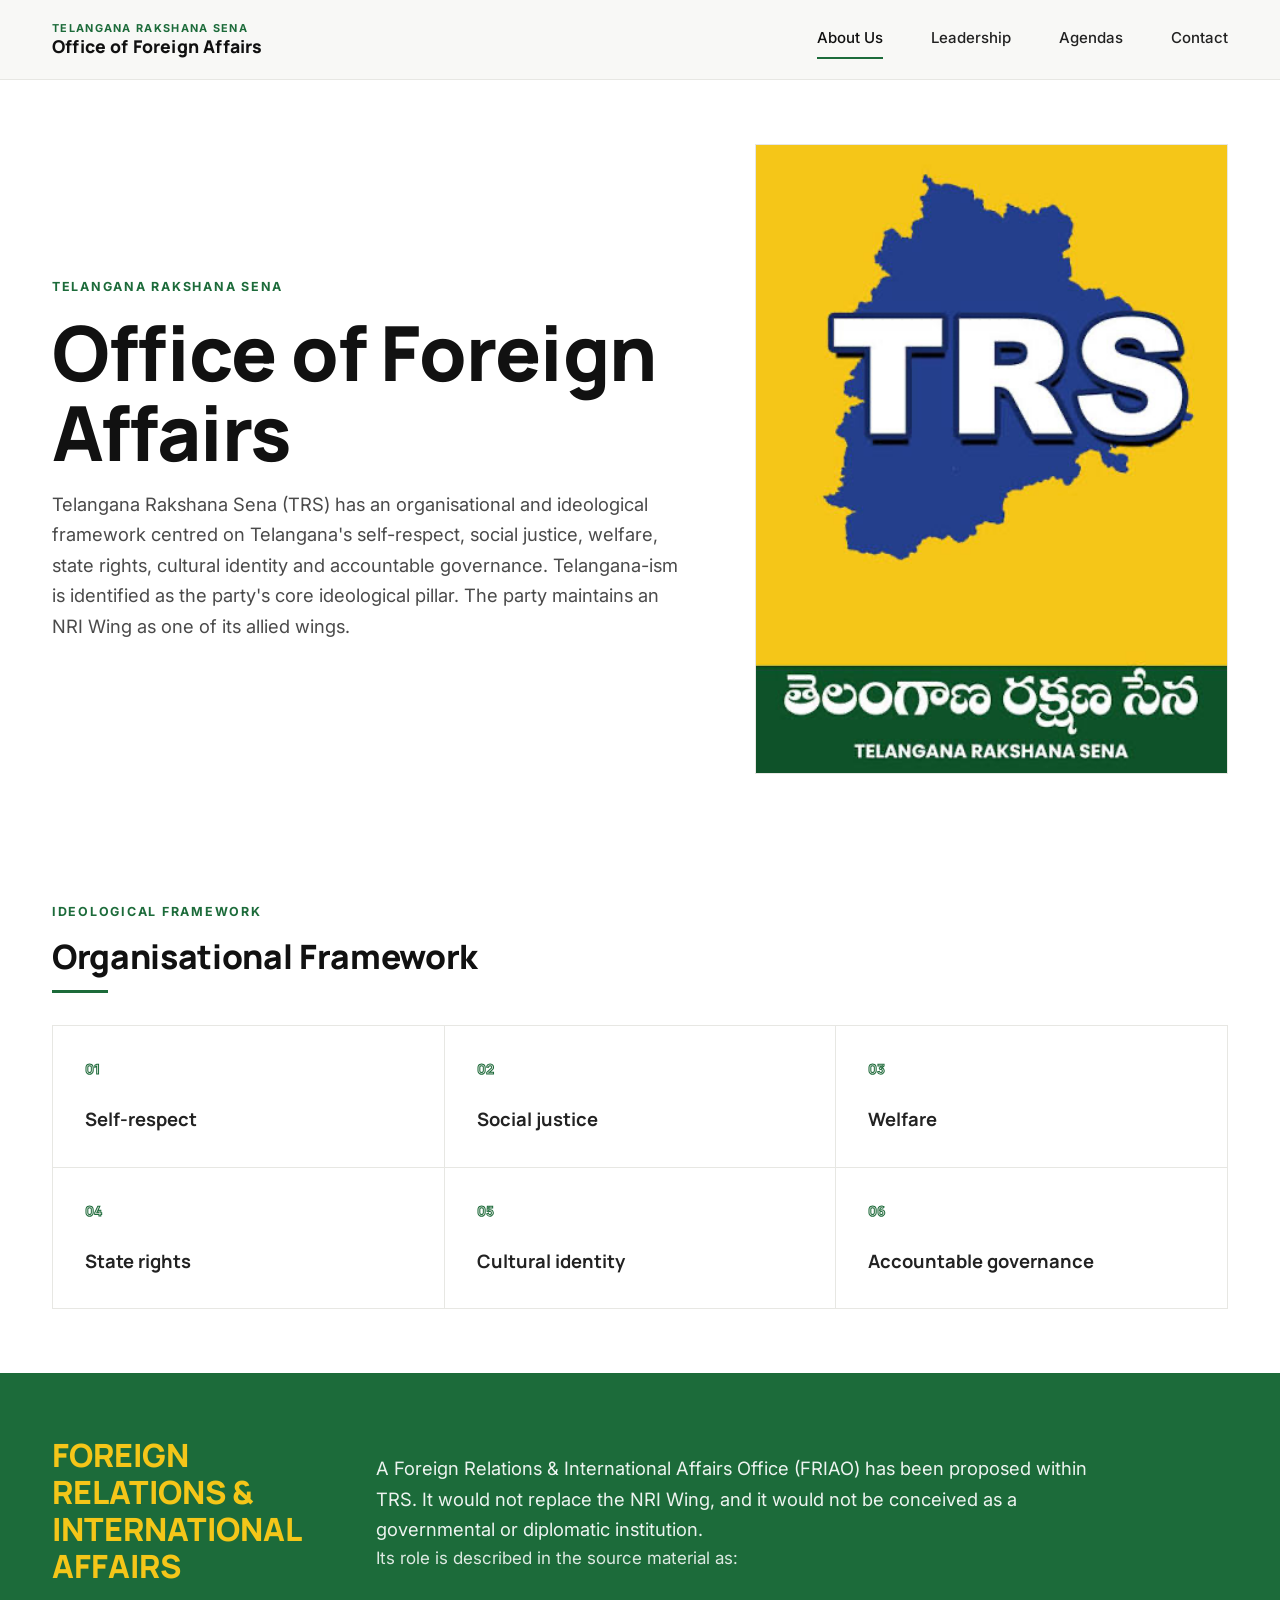
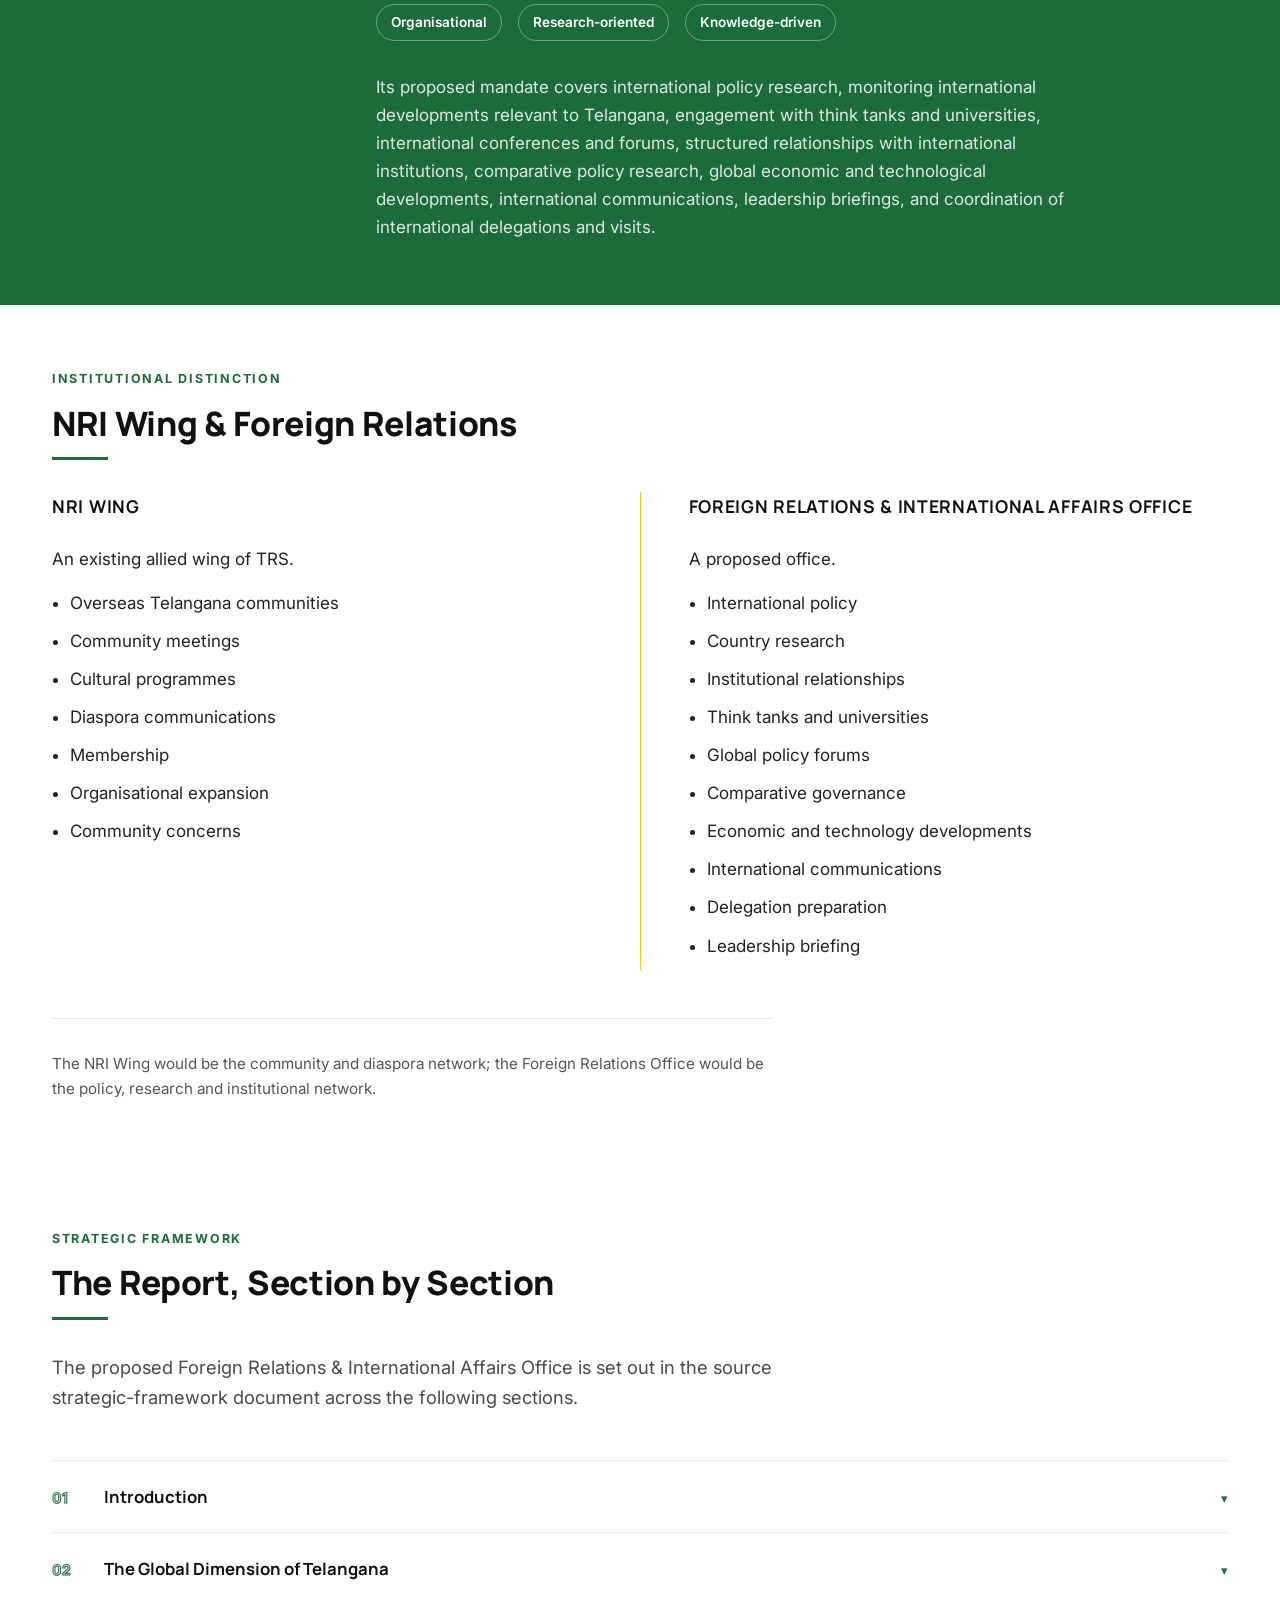
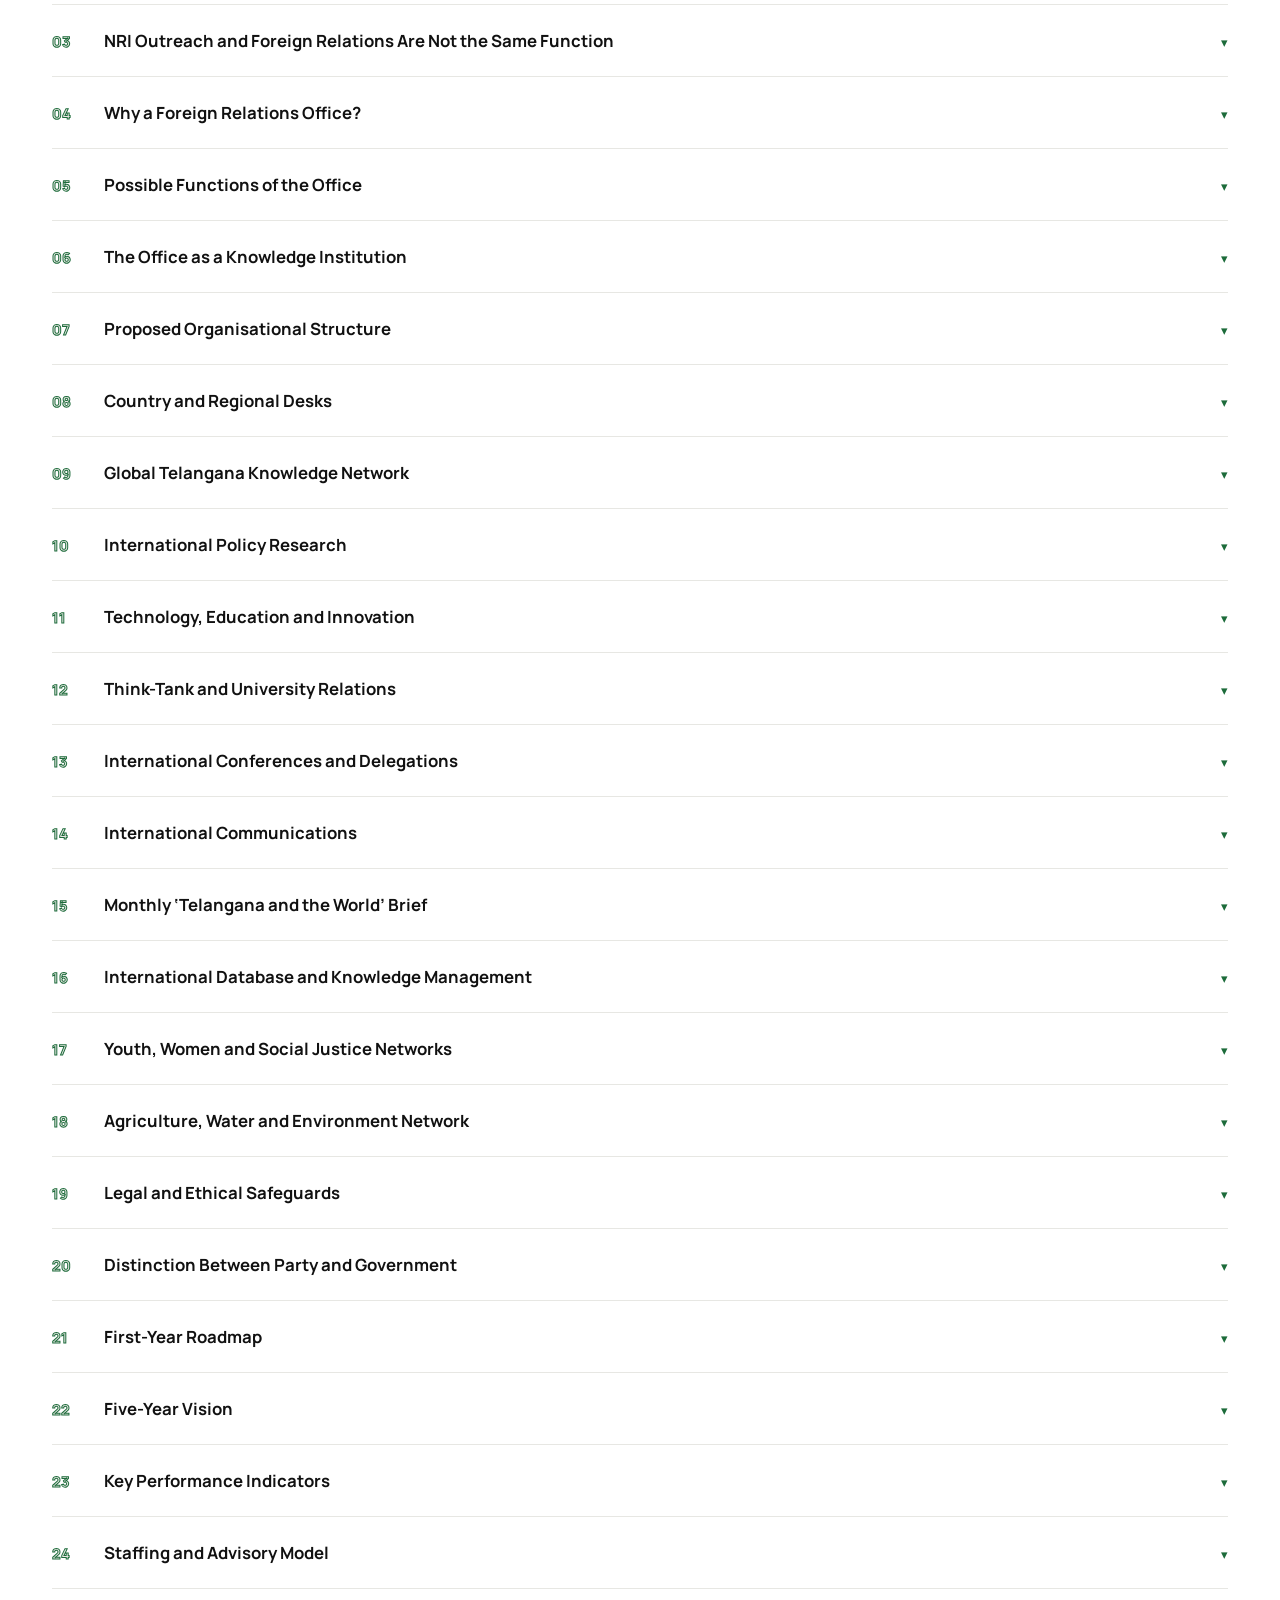
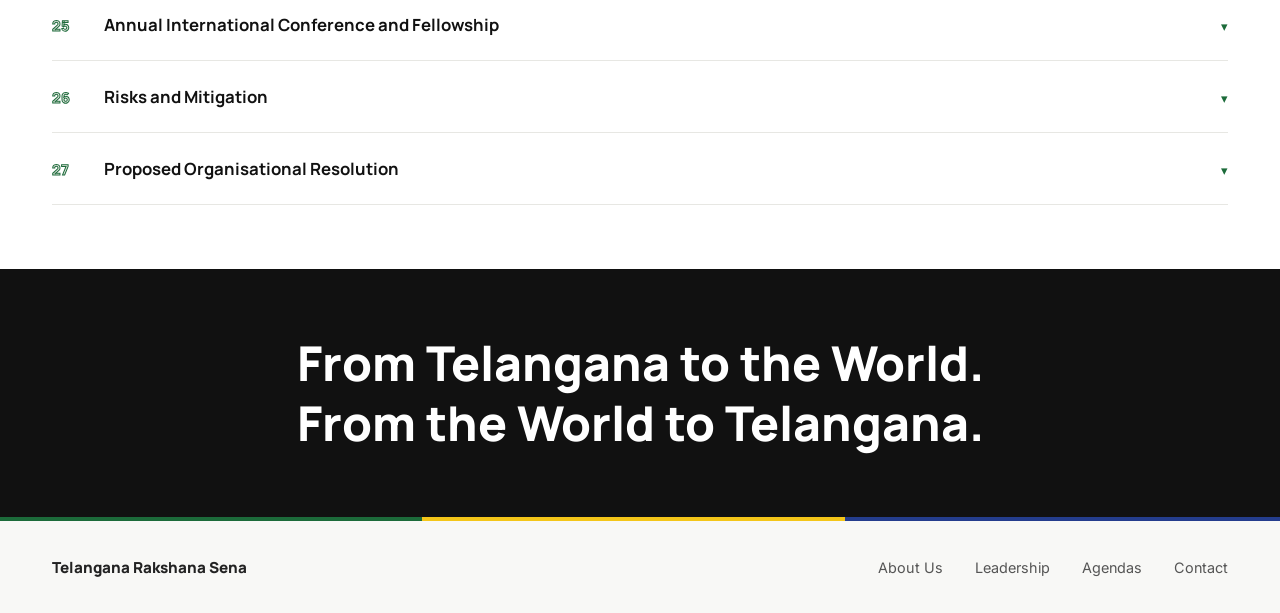
<file: index.html>
<!DOCTYPE html>
<html lang="en">
<head>
<meta charset="UTF-8">
<meta name="viewport" content="width=device-width, initial-scale=1">
<title>About Us — Office of Foreign Affairs, TRS</title>
<link rel="preconnect" href="https://fonts.googleapis.com">
<link rel="preconnect" href="https://fonts.gstatic.com" crossorigin>
<link href="https://fonts.googleapis.com/css2?family=Inter:wght@400;500;600;700&family=Manrope:wght@700;800&display=swap" rel="stylesheet">
<link rel="icon" href="data:image/svg+xml,%3Csvg xmlns=%27http://www.w3.org/2000/svg%27 viewBox=%270 0 100 100%27%3E%3Crect width=%27100%27 height=%27100%27 fill=%27%231C6B3A%27/%3E%3C/svg%3E">
<link rel="stylesheet" href="/css/styles.css">
</head>
<body>
<header class="site-header">
  <div class="header-inner">
    <div class="site-title"><a href="/"><span class="site-title-kicker">Telangana Rakshana Sena</span><span class="site-title-main">Office of Foreign Affairs</span></a></div>
    <button class="menu-toggle" aria-label="Toggle navigation" aria-expanded="false"><span></span><span></span><span></span></button>
    <nav class="primary-nav" aria-label="Primary">
      <ul class="nav-list">
        <li><a href="/" aria-current="page">About Us</a></li>
        <li class="has-dropdown">
          <a href="/leadership">Leadership</a>
          <ul class="dropdown">
            <li><a href="/leadership#kavitha">Kalvakuntla Kavitha</a></li>
            <li><a href="/leadership#surabhi">Surabhi</a></li>
            <li><a href="/leadership#vijay">Vijay Gariney</a></li>
          </ul>
        </li>
        <li class="has-dropdown">
          <a href="/agendas">Agendas</a>
          <ul class="dropdown">
            <li><a href="/agendas#agenda-01">Historical Accountability and Formal British Acknowledgement</a></li>
            <li><a href="/agendas#agenda-02">Telangana Students, Professionals and Visa Mobility</a></li>
            <li><a href="/agendas#agenda-03">Fair Compensation and Value for Telangana's Technology Talent</a></li>
          </ul>
        </li>
        <li><a href="/contact">Contact</a></li>
      </ul>
    </nav>
  </div>
</header>

<main>

  <!-- HERO -->
  <section class="py bg-white">
    <div class="wrap hero-grid">
      <div>
        <p class="eyebrow">Telangana Rakshana Sena</p>
        <h1 class="display display-hero">Office of Foreign Affairs</h1>
        <p class="lede">Telangana Rakshana Sena (TRS) has an organisational and ideological framework centred on Telangana's self-respect, social justice, welfare, state rights, cultural identity and accountable governance. Telangana-ism is identified as the party's core ideological pillar. The party maintains an NRI Wing as one of its allied wings.</p>
      </div>
      <div class="identity-panel">
        <img src="/images/logo.png" alt="Telangana Rakshana Sena (TRS) logo" style="width:100%; height:100%; object-fit:cover;">
      </div>
    </div>
  </section>

  <!-- ORGANISATIONAL FRAMEWORK -->
  <section class="py bg-white">
    <div class="wrap">
      <p class="eyebrow">Ideological Framework</p>
      <h2 class="display display-section">Organisational Framework</h2>
      <hr class="rule">
      <div class="framework-grid">
        <div class="framework-item"><span class="num">01</span><span class="term">Self-respect</span></div>
        <div class="framework-item"><span class="num">02</span><span class="term">Social justice</span></div>
        <div class="framework-item"><span class="num">03</span><span class="term">Welfare</span></div>
        <div class="framework-item"><span class="num">04</span><span class="term">State rights</span></div>
        <div class="framework-item"><span class="num">05</span><span class="term">Cultural identity</span></div>
        <div class="framework-item"><span class="num">06</span><span class="term">Accountable governance</span></div>
      </div>
    </div>
  </section>

  <!-- FOREIGN RELATIONS -->
  <section class="py bg-green">
    <div class="wrap split-grid">
      <div class="vertical-label">Foreign<br>Relations &amp;<br>International<br>Affairs</div>
      <div>
        <p class="lede" style="color:rgba(255,255,255,0.92);">A Foreign Relations &amp; International Affairs Office (FRIAO) has been proposed within TRS. It would not replace the NRI Wing, and it would not be conceived as a governmental or diplomatic institution.</p>
        <p style="color:rgba(255,255,255,0.85);">Its role is described in the source material as:</p>
        <div class="tag-row">
          <span class="tag">Organisational</span>
          <span class="tag">Research-oriented</span>
          <span class="tag">Knowledge-driven</span>
        </div>
        <p style="color:rgba(255,255,255,0.85); margin-top: var(--sp-4);">Its proposed mandate covers international policy research, monitoring international developments relevant to Telangana, engagement with think tanks and universities, international conferences and forums, structured relationships with international institutions, comparative policy research, global economic and technological developments, international communications, leadership briefings, and coordination of international delegations and visits.</p>
      </div>
    </div>
  </section>

  <!-- NRI WING VS FRIAO -->
  <section class="py bg-white">
    <div class="wrap">
      <p class="eyebrow">Institutional Distinction</p>
      <h2 class="display display-section">NRI Wing &amp; Foreign Relations</h2>
      <hr class="rule">
      <div class="compare-grid">
        <div class="compare-col">
          <h3>NRI Wing</h3>
          <p>An existing allied wing of TRS.</p>
          <ul>
            <li>Overseas Telangana communities</li>
            <li>Community meetings</li>
            <li>Cultural programmes</li>
            <li>Diaspora communications</li>
            <li>Membership</li>
            <li>Organisational expansion</li>
            <li>Community concerns</li>
          </ul>
        </div>
        <div class="divider" aria-hidden="true"></div>
        <div class="compare-col">
          <h3>Foreign Relations &amp; International Affairs Office</h3>
          <p>A proposed office.</p>
          <ul>
            <li>International policy</li>
            <li>Country research</li>
            <li>Institutional relationships</li>
            <li>Think tanks and universities</li>
            <li>Global policy forums</li>
            <li>Comparative governance</li>
            <li>Economic and technology developments</li>
            <li>International communications</li>
            <li>Delegation preparation</li>
            <li>Leadership briefing</li>
          </ul>
        </div>
      </div>
      <p class="compare-caption">The NRI Wing would be the community and diaspora network; the Foreign Relations Office would be the policy, research and institutional network.</p>
    </div>
  </section>

  <!-- FULL STRATEGIC FRAMEWORK -->
  <section class="py bg-white">
    <div class="wrap">
      <p class="eyebrow">Strategic Framework</p>
      <h2 class="display display-section">The Report, Section by Section</h2>
      <hr class="rule">
      <p class="lede">The proposed Foreign Relations &amp; International Affairs Office is set out in the source strategic-framework document across the following sections.</p>

      <div class="accordion-list">

        <div class="accordion-item">
          <button class="accordion-toggle" aria-expanded="false" aria-controls="f-1"><span class="a-num">01</span><span class="a-title">Introduction</span><span class="chevron" aria-hidden="true">&#9662;</span></button>
          <div class="accordion-body" id="f-1" hidden>
            <p>The political, economic, technological and social environment in which states operate is increasingly international in character.</p>
            <p>Questions concerning employment, technology, education, climate change, agriculture, water management, public health, migration, urbanisation, investment, artificial intelligence and higher education are no longer confined to individual jurisdictions.</p>
            <p>A political organisation operating in Telangana therefore increasingly encounters international dimensions even when addressing domestic issues.</p>
            <p>A student seeking higher education may interact with universities in the United States, United Kingdom, Australia, Europe or elsewhere. A technology entrepreneur may depend upon international capital and global markets. A farmer may be affected indirectly by international commodity markets and climate conditions. A state seeking economic development may study experiences from other countries.</p>
            <p>For these reasons, international engagement can no longer be understood solely as a matter of national foreign policy. For a state-focused political organisation, it can also become a matter of knowledge, research, diaspora, technology, education, culture, investment, international best practices, global communications and youth opportunities.</p>
            <p>The question examined by this report is whether TRS should possess a professional internal capability to understand, research and engage with the international environment in areas relevant to Telangana and the organisation's policy interests. The proposed office would not replace national diplomatic institutions or perform governmental foreign-policy functions. Its role would be organisational, research-oriented and knowledge-driven.</p>
          </div>
        </div>

        <div class="accordion-item">
          <button class="accordion-toggle" aria-expanded="false" aria-controls="f-2"><span class="a-num">02</span><span class="a-title">The Global Dimension of Telangana</span><span class="chevron" aria-hidden="true">&#9662;</span></button>
          <div class="accordion-body" id="f-2" hidden>
            <p>Telangana is a state within India and also a society with extensive links to the international community. Telangana-origin professionals, students, entrepreneurs, researchers and families live across the world.</p>
            <p>These communities create multiple channels through which Telangana interacts with international society: diaspora, education, technology, business, research, culture, professional networks, international civil society and global media.</p>
            <p>Without a central coordinating mechanism, international engagement can become fragmented. A Foreign Relations &amp; International Affairs Office would seek to address this organisational gap.</p>
          </div>
        </div>

        <div class="accordion-item">
          <button class="accordion-toggle" aria-expanded="false" aria-controls="f-3"><span class="a-num">03</span><span class="a-title">NRI Outreach and Foreign Relations Are Not the Same Function</span><span class="chevron" aria-hidden="true">&#9662;</span></button>
          <div class="accordion-body" id="f-3" hidden>
            <p>TRS currently lists an NRI Wing among its allied wings. The NRI Wing can appropriately focus on overseas Telangana communities, community meetings, cultural programmes, diaspora communications, membership, organisational expansion and community concerns.</p>
            <p>The proposed Foreign Relations Office would focus on international policy, country research, institutional relationships, think tanks, universities, global policy forums, comparative governance, economic and technology developments, international communications, delegation preparation and leadership briefing.</p>
            <p>The two structures should therefore operate in coordination. The NRI Wing would be the community and diaspora network; the Foreign Relations Office would be the policy, research and institutional network.</p>
          </div>
        </div>

        <div class="accordion-item">
          <button class="accordion-toggle" aria-expanded="false" aria-controls="f-4"><span class="a-num">04</span><span class="a-title">Why a Foreign Relations Office?</span><span class="chevron" aria-hidden="true">&#9662;</span></button>
          <div class="accordion-body" id="f-4" hidden>
            <p>The rationale can be organised around seven institutional needs: information, research, relationships, representation, knowledge transfer, diaspora coordination and institutional memory.</p>
            <p>Political leadership requires reliable information about developments beyond the immediate political environment. International experience can provide comparative evidence for policy development. Long-term institutional relationships require continuity. International conferences and forums require preparation. The diaspora can become a source of professional and intellectual expertise. A central office can preserve contacts, reports, country profiles, policy studies, conference records and delegation reports.</p>
          </div>
        </div>

        <div class="accordion-item">
          <button class="accordion-toggle" aria-expanded="false" aria-controls="f-5"><span class="a-num">05</span><span class="a-title">Possible Functions of the Office</span><span class="chevron" aria-hidden="true">&#9662;</span></button>
          <div class="accordion-body" id="f-5" hidden>
            <p>The office could have eight principal functions: international research; country and regional desks; Global Telangana and diaspora coordination; think tanks and universities; international institutions; international communications; delegation support; and leadership briefings.</p>
            <p>Its research agenda could cover geopolitics, economics, technology, education, agriculture, climate, health, urban development, migration and social policy. It should produce concise, sourced and decision-useful outputs rather than simply accumulate information.</p>
          </div>
        </div>

        <div class="accordion-item">
          <button class="accordion-toggle" aria-expanded="false" aria-controls="f-6"><span class="a-num">06</span><span class="a-title">The Office as a Knowledge Institution</span><span class="chevron" aria-hidden="true">&#9662;</span></button>
          <div class="accordion-body" id="f-6" hidden>
            <p>The proposed office should function as a small policy and research institution inside the party rather than as a ceremonial international wing. Its output should be measurable.</p>
            <p>Weekly outputs could include an international news brief. Monthly outputs could include country reports and policy papers. Quarterly outputs could include international affairs briefings and diaspora knowledge reports. Annual outputs could include a Telangana Global Report and an International Engagement Report.</p>
            <p>The guiding principle should be: research first, relationships second, representation third.</p>
          </div>
        </div>

        <div class="accordion-item">
          <button class="accordion-toggle" aria-expanded="false" aria-controls="f-7"><span class="a-num">07</span><span class="a-title">Proposed Organisational Structure</span><span class="chevron" aria-hidden="true">&#9662;</span></button>
          <div class="accordion-body" id="f-7" hidden>
            <p>The office could be headed by a Director or Head of Foreign Relations &amp; International Affairs, reporting to party leadership.</p>
            <p>Core divisions could include: International Policy Research; Country and Regional Desks; Global Telangana and Diaspora Coordination; International Institutions and Think Tanks; Education, Technology and Innovation; International Communications; and Administration, Data and Compliance.</p>
            <p>The initial structure should remain lean and expand only where measurable value is demonstrated.</p>
          </div>
        </div>

        <div class="accordion-item">
          <button class="accordion-toggle" aria-expanded="false" aria-controls="f-8"><span class="a-num">08</span><span class="a-title">Country and Regional Desks</span><span class="chevron" aria-hidden="true">&#9662;</span></button>
          <div class="accordion-body" id="f-8" hidden>
            <p>Country desks should not initially be created for every country. A priority framework could consider the size of the Telangana-origin population, education links, technology links, investment links, trade relevance, research partnerships, strategic relevance, cultural links and frequency of engagement.</p>
            <p>Each desk could maintain a country profile, relationship database, policy library and record of previous engagements. The framework should be reviewed periodically rather than treated as permanent.</p>
          </div>
        </div>

        <div class="accordion-item">
          <button class="accordion-toggle" aria-expanded="false" aria-controls="f-9"><span class="a-num">09</span><span class="a-title">Global Telangana Knowledge Network</span><span class="chevron" aria-hidden="true">&#9662;</span></button>
          <div class="accordion-body" id="f-9" hidden>
            <p>In cooperation with the NRI Wing, the office could establish a Global Telangana Knowledge Network. It could include professionals and researchers in medicine, engineering, technology, agriculture, finance, law, education, climate, urban planning, public policy, entrepreneurship and science.</p>
            <p>Participants could contribute as experts, mentors, researchers, connectors, speakers or advisers. The purpose would be to transform diaspora engagement from a purely organisational network into a knowledge network.</p>
          </div>
        </div>

        <div class="accordion-item">
          <button class="accordion-toggle" aria-expanded="false" aria-controls="f-10"><span class="a-num">10</span><span class="a-title">International Policy Research</span><span class="chevron" aria-hidden="true">&#9662;</span></button>
          <div class="accordion-body" id="f-10" hidden>
            <p>The office should maintain a rolling research agenda. Potential themes include education systems, vocational training, healthcare, digital health, agriculture technology, irrigation, crop insurance, women's economic participation, youth employment, environmental management, water security and climate resilience.</p>
            <p>Research should identify both successful and unsuccessful international experiences and assess their relevance to Telangana rather than assuming that foreign models can simply be transplanted.</p>
          </div>
        </div>

        <div class="accordion-item">
          <button class="accordion-toggle" aria-expanded="false" aria-controls="f-11"><span class="a-num">11</span><span class="a-title">Technology, Education and Innovation</span><span class="chevron" aria-hidden="true">&#9662;</span></button>
          <div class="accordion-body" id="f-11" hidden>
            <p>Technology should be a major component of the office. It could monitor artificial intelligence, semiconductors, cybersecurity, biotechnology, digital government, agricultural technology, educational technology, healthcare technology and renewable energy.</p>
            <p>An international education network could maintain information on universities, scholarships, research programmes, exchanges and fellowships. A monthly Global Education Bulletin could communicate verified opportunities.</p>
          </div>
        </div>

        <div class="accordion-item">
          <button class="accordion-toggle" aria-expanded="false" aria-controls="f-12"><span class="a-num">12</span><span class="a-title">Think-Tank and University Relations</span><span class="chevron" aria-hidden="true">&#9662;</span></button>
          <div class="accordion-body" id="f-12" hidden>
            <p>The office should develop institutional relationships with universities, research centres, public-policy institutions, economic institutes and technology institutions.</p>
            <p>Possible activities include academic seminars, research exchanges, policy roundtables, visiting scholar programmes, student programmes and comparative research projects.</p>
            <p>Every relationship should be documented: institution, contact, subject, engagement, outcome and follow-up.</p>
          </div>
        </div>

        <div class="accordion-item">
          <button class="accordion-toggle" aria-expanded="false" aria-controls="f-13"><span class="a-num">13</span><span class="a-title">International Conferences and Delegations</span><span class="chevron" aria-hidden="true">&#9662;</span></button>
          <div class="accordion-body" id="f-13" hidden>
            <p>International conferences should be approached strategically. Before attending, the office should identify the purpose, participants, knowledge requirements, relationship objectives and expected contribution. After attending, it should produce a written outcome report.</p>
            <p>Any delegation proposal should include purpose, country, institutions, participants, estimated cost, meetings, expected outcomes, legal/compliance review and post-visit deliverables. Delegations should be evaluated by institutional value rather than visibility alone.</p>
          </div>
        </div>

        <div class="accordion-item">
          <button class="accordion-toggle" aria-expanded="false" aria-controls="f-14"><span class="a-num">14</span><span class="a-title">International Communications</span><span class="chevron" aria-hidden="true">&#9662;</span></button>
          <div class="accordion-body" id="f-14" hidden>
            <p>The office could maintain an international communications function responsible for English-language policy briefs, international press monitoring, fact sheets, global newsletters, website material and research publications.</p>
            <p>The objective should be accurate communication rather than propaganda. International media monitoring should identify coverage of Telangana, economic developments, diaspora stories, technology and policy developments.</p>
          </div>
        </div>

        <div class="accordion-item">
          <button class="accordion-toggle" aria-expanded="false" aria-controls="f-15"><span class="a-num">15</span><span class="a-title">Monthly &lsquo;Telangana and the World&rsquo; Brief</span><span class="chevron" aria-hidden="true">&#9662;</span></button>
          <div class="accordion-body" id="f-15" hidden>
            <p>A signature monthly publication could be titled Telangana &amp; The World. Sections could include global developments relevant to Telangana, international technology, agriculture, education, healthcare, climate, Global Telangana, international opportunities, research of the month and upcoming international events.</p>
            <p>Over time, this publication could become an institutional knowledge product and a record of how the office interprets global developments relevant to Telangana.</p>
          </div>
        </div>

        <div class="accordion-item">
          <button class="accordion-toggle" aria-expanded="false" aria-controls="f-16"><span class="a-num">16</span><span class="a-title">International Database and Knowledge Management</span><span class="chevron" aria-hidden="true">&#9662;</span></button>
          <div class="accordion-body" id="f-16" hidden>
            <p>The office should create a secure central database covering people, institutions, countries and engagements. Categories could include academics, researchers, professionals, universities, think tanks, international organisations, country profiles, meetings, conferences, visits and follow-up actions.</p>
            <p>A simple before-during-after system should be standard: briefing note before engagement, meeting record during/after engagement, outcome report and follow-up tracker.</p>
          </div>
        </div>

        <div class="accordion-item">
          <button class="accordion-toggle" aria-expanded="false" aria-controls="f-17"><span class="a-num">17</span><span class="a-title">Youth, Women and Social Justice Networks</span><span class="chevron" aria-hidden="true">&#9662;</span></button>
          <div class="accordion-body" id="f-17" hidden>
            <p>The office could support international youth and women's networks through fellowships, mentorship, research programmes and policy forums. It could also conduct comparative research on representation, social mobility, education access, gender equality, minority inclusion and disability inclusion.</p>
            <p>These programmes should focus on education, knowledge exchange and institutional learning rather than merely organisational recruitment.</p>
          </div>
        </div>

        <div class="accordion-item">
          <button class="accordion-toggle" aria-expanded="false" aria-controls="f-18"><span class="a-num">18</span><span class="a-title">Agriculture, Water and Environment Network</span><span class="chevron" aria-hidden="true">&#9662;</span></button>
          <div class="accordion-body" id="f-18" hidden>
            <p>Agriculture and environmental issues have strong international knowledge dimensions. The office could track irrigation, drought resilience, crop insurance, precision agriculture, food processing, lake restoration, urban water management, climate adaptation, forest conservation, renewable energy and waste management.</p>
            <p>The office would not replace technical experts. Its role would be to identify relevant international knowledge and make it accessible to policy teams.</p>
          </div>
        </div>

        <div class="accordion-item">
          <button class="accordion-toggle" aria-expanded="false" aria-controls="f-19"><span class="a-num">19</span><span class="a-title">Legal and Ethical Safeguards</span><span class="chevron" aria-hidden="true">&#9662;</span></button>
          <div class="accordion-body" id="f-19" hidden>
            <p>An international office must operate within India's legal and institutional framework. Before specific activities are undertaken, the party should obtain appropriate professional advice concerning political-party regulations, election law, taxation, foreign contributions, foreign-funding restrictions, data protection, travel and diplomatic protocols, and other applicable requirements.</p>
            <p>No foreign funding or contribution should be accepted outside legally permitted mechanisms. A written International Engagement Code should govern authorisation, financial relationships, conflicts of interest, data handling, public representation and recordkeeping.</p>
          </div>
        </div>

        <div class="accordion-item">
          <button class="accordion-toggle" aria-expanded="false" aria-controls="f-20"><span class="a-num">20</span><span class="a-title">Distinction Between Party and Government</span><span class="chevron" aria-hidden="true">&#9662;</span></button>
          <div class="accordion-body" id="f-20" hidden>
            <p>A political party is not a government. The Foreign Relations Office should therefore never represent itself as the Government of Telangana, the Government of India or an official diplomatic authority.</p>
            <p>International engagements should be clearly identified as party or organisational activities, properly authorised and accurately represented. This distinction is important for institutional credibility and legal clarity.</p>
          </div>
        </div>

        <div class="accordion-item">
          <button class="accordion-toggle" aria-expanded="false" aria-controls="f-21"><span class="a-num">21</span><span class="a-title">First-Year Roadmap</span><span class="chevron" aria-hidden="true">&#9662;</span></button>
          <div class="accordion-body" id="f-21" hidden>
            <p>Quarter 1 should focus on institution building. Quarter 2 should focus on research and network development. Quarter 3 should focus on international partnerships and policy events. Quarter 4 should focus on evaluation and expansion.</p>
            <p>At the end of the first year, the office should publish an Annual Foreign Relations &amp; International Affairs Report covering activities, institutions engaged, research produced, policy briefs, conferences, delegation outcomes, diaspora engagement, opportunities identified, expenditure, compliance and next-year priorities.</p>
          </div>
        </div>

        <div class="accordion-item">
          <button class="accordion-toggle" aria-expanded="false" aria-controls="f-22"><span class="a-num">22</span><span class="a-title">Five-Year Vision</span><span class="chevron" aria-hidden="true">&#9662;</span></button>
          <div class="accordion-body" id="f-22" hidden>
            <p>The five-year objective should be the development of a recognised Telangana-focused international knowledge institution within the party.</p>
            <p>Potential long-term capabilities include country desks, a global expert network, university partnerships, think-tank relationships, an annual international conference, policy publication series, youth fellowship, women's global network, technology and agricultural knowledge networks, international media monitoring and a comprehensive institutional database.</p>
          </div>
        </div>

        <div class="accordion-item">
          <button class="accordion-toggle" aria-expanded="false" aria-controls="f-23"><span class="a-num">23</span><span class="a-title">Key Performance Indicators</span><span class="chevron" aria-hidden="true">&#9662;</span></button>
          <div class="accordion-body" id="f-23" hidden>
            <p>Research KPIs could include policy briefs, country reports and comparative studies. Institutional KPIs could include university and think-tank relationships. Knowledge KPIs could include experts registered and research contributions. Diaspora KPIs could include professionals engaged and countries represented. Leadership KPIs could include briefing papers delivered and requests completed. Compliance KPIs could include documented engagements and completed reviews.</p>
            <p>Success should be measured by quality and institutional value, not by the number of foreign trips or meetings.</p>
          </div>
        </div>

        <div class="accordion-item">
          <button class="accordion-toggle" aria-expanded="false" aria-controls="f-24"><span class="a-num">24</span><span class="a-title">Staffing and Advisory Model</span><span class="chevron" aria-hidden="true">&#9662;</span></button>
          <div class="accordion-body" id="f-24" hidden>
            <p>A lean initial team could consist of one Director, one Research Head, three to five country/regional analysts, one diaspora coordination officer, one international institutions officer, one technology/education researcher, one communications officer, one database/administration officer and a part-time or retained compliance adviser.</p>
            <p>A voluntary advisory council could provide expertise in foreign affairs, economics, technology, education, agriculture, climate, international law and diaspora affairs. Advisory positions should have clearly defined responsibilities.</p>
          </div>
        </div>

        <div class="accordion-item">
          <button class="accordion-toggle" aria-expanded="false" aria-controls="f-25"><span class="a-num">25</span><span class="a-title">Annual International Conference and Fellowship</span><span class="chevron" aria-hidden="true">&#9662;</span></button>
          <div class="accordion-body" id="f-25" hidden>
            <p>The office could eventually organise an annual Telangana Global Policy Forum covering themes such as the global economy, future of work, agriculture and climate, women and development, technology, education, social justice and sustainable cities.</p>
            <p>A Telangana Global Fellowship could invite young researchers and professionals to study Telangana-related issues through an international comparative lens. Research could cover irrigation, education, urbanisation, agriculture, public health, climate, technology and women's economic participation.</p>
          </div>
        </div>

        <div class="accordion-item">
          <button class="accordion-toggle" aria-expanded="false" aria-controls="f-26"><span class="a-num">26</span><span class="a-title">Risks and Mitigation</span><span class="chevron" aria-hidden="true">&#9662;</span></button>
          <div class="accordion-body" id="f-26" hidden>
            <p>Potential risks include over-institutionalisation, duplication with the NRI Wing, personalisation of relationships, information-quality problems, excessive travel and weak follow-up.</p>
            <p>These can be mitigated by keeping the office lean, defining responsibilities in writing, maintaining central records, using primary and reliable sources, requiring pre- and post-engagement documentation, and evaluating activities against measurable outcomes.</p>
          </div>
        </div>

        <div class="accordion-item">
          <button class="accordion-toggle" aria-expanded="false" aria-controls="f-27"><span class="a-num">27</span><span class="a-title">Proposed Organisational Resolution</span><span class="chevron" aria-hidden="true">&#9662;</span></button>
          <div class="accordion-body" id="f-27" hidden>
            <p>The leadership could consider a resolution to examine the establishment of a Foreign Relations &amp; International Affairs Office to develop institutional capacity in international research, global policy engagement, diaspora coordination, international knowledge networks, academic and think-tank relationships and other areas relevant to Telangana's interests and the party's stated policy priorities.</p>
            <p>The resolution should authorise preparation of a detailed mandate, organisational structure, budget, compliance framework and implementation plan.</p>
          </div>
        </div>


      </div>
    </div>
  </section>

  <!-- CLOSING -->
  <section class="py bg-ink">
    <div class="wrap">
      <p class="statement">From Telangana to the World.<br>From the World to Telangana.</p>
    </div>
  </section>

</main>

<div class="footer-line"></div>
<footer class="site-footer">
  <div class="wrap" style="display:flex; align-items:center; justify-content:space-between; flex-wrap:wrap; gap:16px;">
    <span class="footer-title">Telangana Rakshana Sena</span>
    <ul class="footer-links">
      <li><a href="/">About Us</a></li>
      <li><a href="/leadership">Leadership</a></li>
      <li><a href="/agendas">Agendas</a></li>
      <li><a href="/contact">Contact</a></li>
    </ul>
  </div>
</footer>

<script src="/js/main.js"></script>
</body>
</html>
</file>
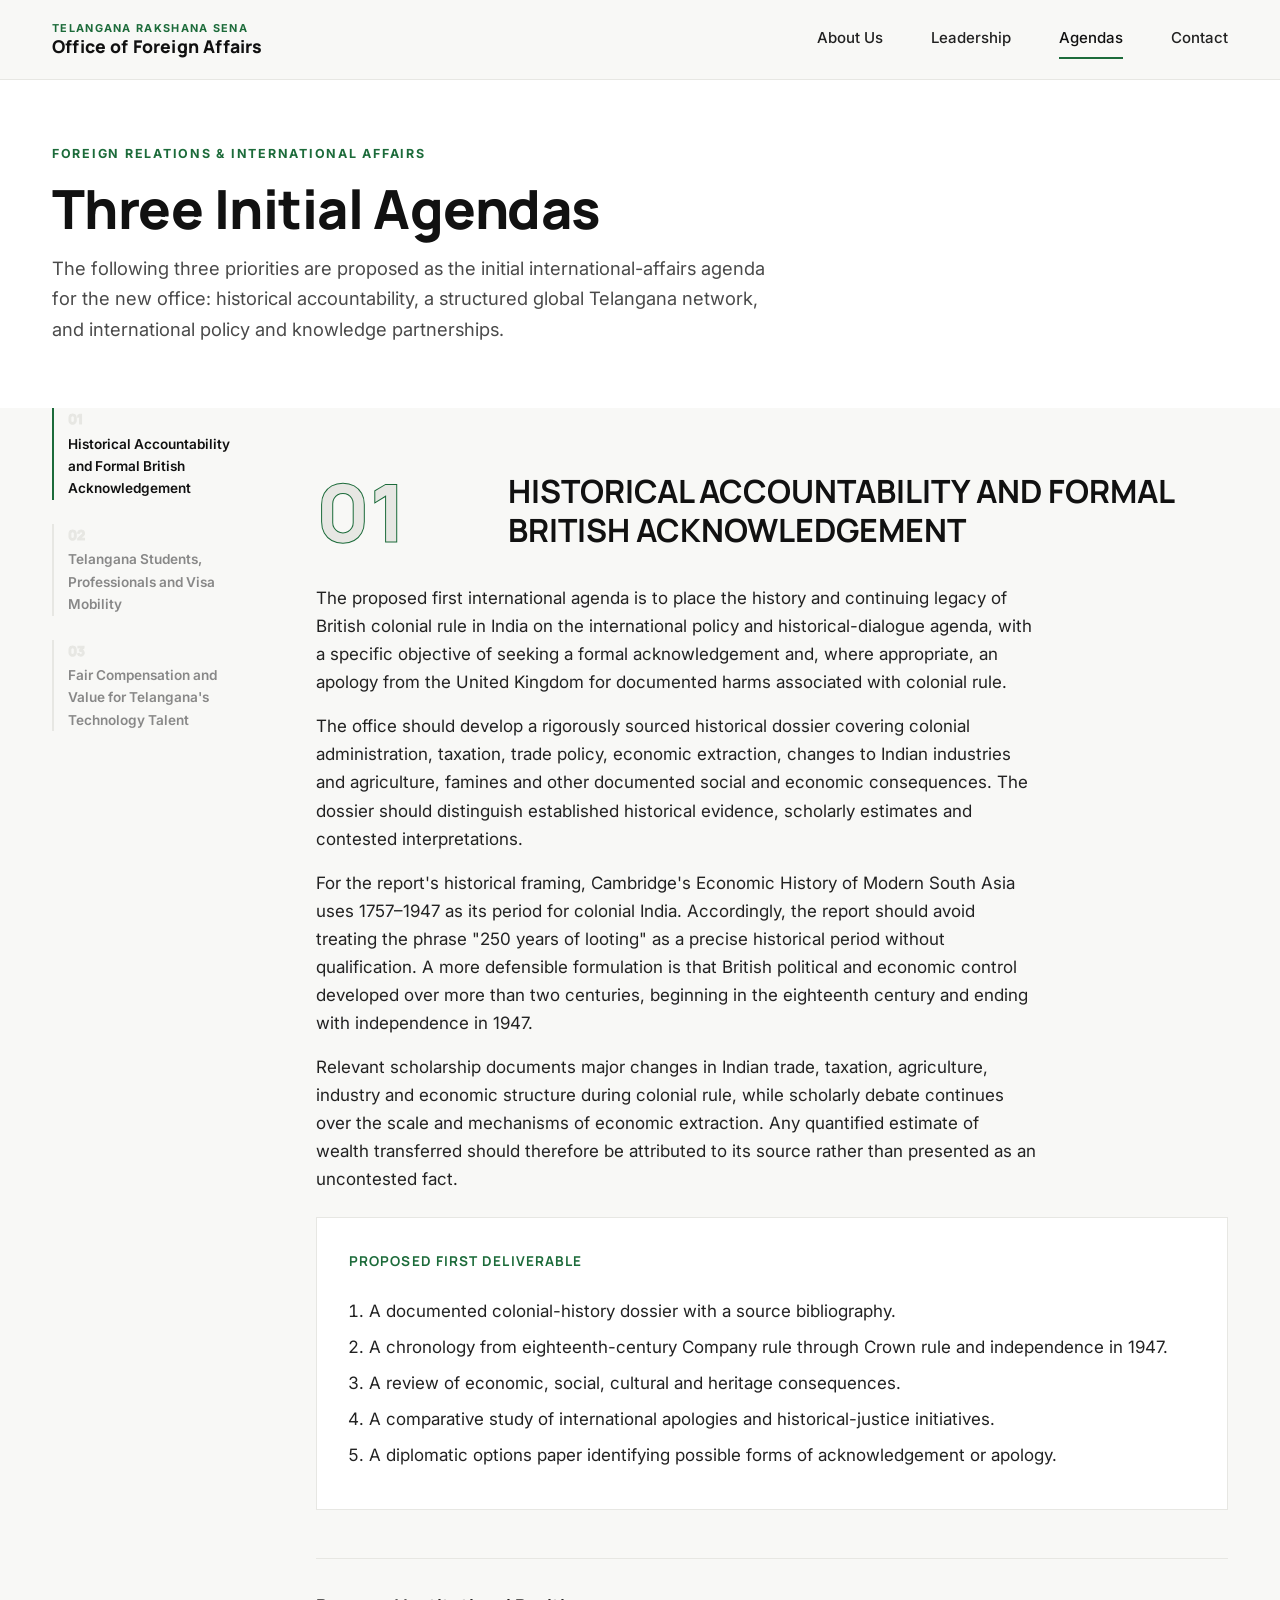
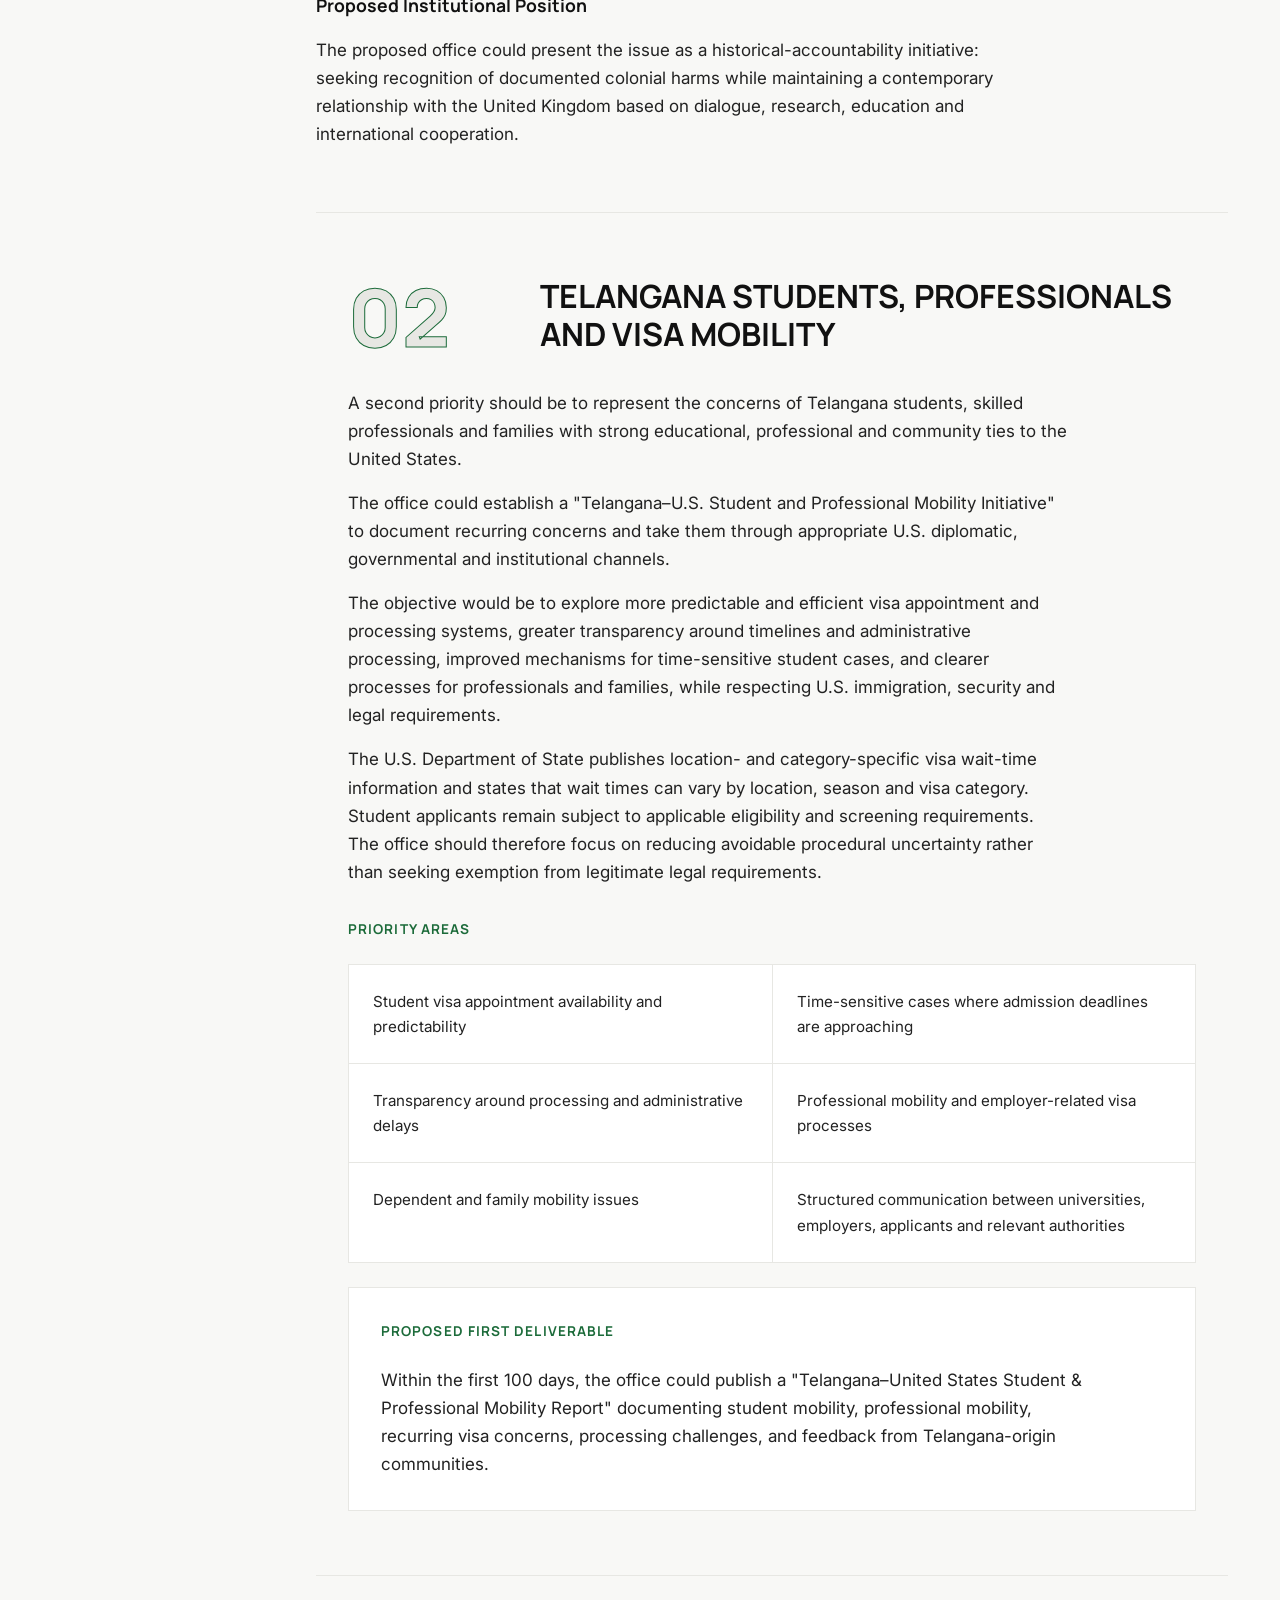
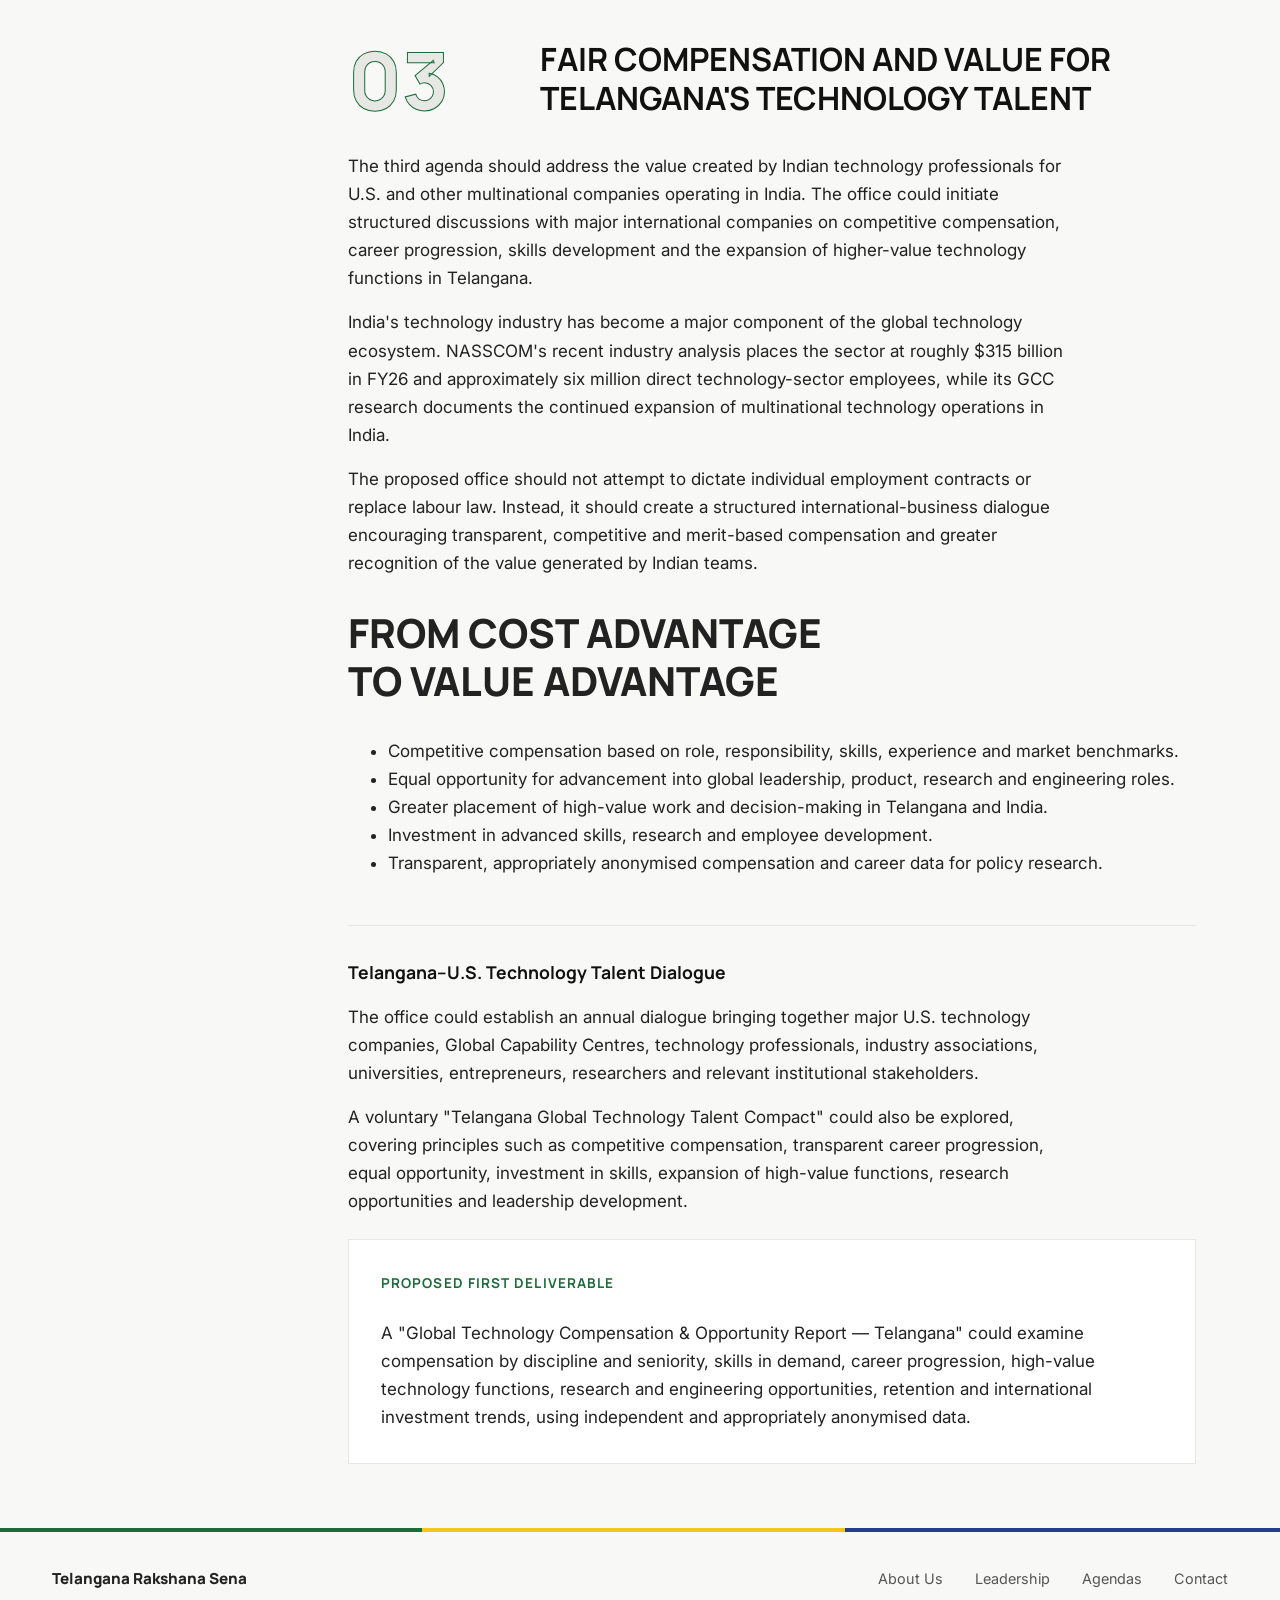
<file: agendas/index.html>
<!DOCTYPE html>
<html lang="en">
<head>
<meta charset="UTF-8">
<meta name="viewport" content="width=device-width, initial-scale=1">
<title>Agendas — Office of Foreign Affairs, TRS</title>
<link rel="preconnect" href="https://fonts.googleapis.com">
<link rel="preconnect" href="https://fonts.gstatic.com" crossorigin>
<link href="https://fonts.googleapis.com/css2?family=Inter:wght@400;500;600;700&family=Manrope:wght@700;800&display=swap" rel="stylesheet">
<link rel="icon" href="data:image/svg+xml,%3Csvg xmlns=%27http://www.w3.org/2000/svg%27 viewBox=%270 0 100 100%27%3E%3Crect width=%27100%27 height=%27100%27 fill=%27%231C6B3A%27/%3E%3C/svg%3E">
<link rel="stylesheet" href="/css/styles.css">
</head>
<body>
<header class="site-header">
  <div class="header-inner">
    <div class="site-title"><a href="/"><span class="site-title-kicker">Telangana Rakshana Sena</span><span class="site-title-main">Office of Foreign Affairs</span></a></div>
    <button class="menu-toggle" aria-label="Toggle navigation" aria-expanded="false"><span></span><span></span><span></span></button>
    <nav class="primary-nav" aria-label="Primary">
      <ul class="nav-list">
        <li><a href="/">About Us</a></li>
        <li class="has-dropdown">
          <a href="/leadership">Leadership</a>
          <ul class="dropdown">
            <li><a href="/leadership#kavitha">Kalvakuntla Kavitha</a></li>
            <li><a href="/leadership#surabhi">Surabhi</a></li>
            <li><a href="/leadership#vijay">Vijay Gariney</a></li>
          </ul>
        </li>
        <li class="has-dropdown">
          <a href="/agendas" aria-current="page">Agendas</a>
          <ul class="dropdown">
            <li><a href="/agendas#agenda-01">Historical Accountability and Formal British Acknowledgement</a></li>
            <li><a href="/agendas#agenda-02">Telangana Students, Professionals and Visa Mobility</a></li>
            <li><a href="/agendas#agenda-03">Fair Compensation and Value for Telangana's Technology Talent</a></li>
          </ul>
        </li>
        <li><a href="/contact">Contact</a></li>
      </ul>
    </nav>
  </div>
</header>

<main>

  <section class="py bg-white">
    <div class="wrap">
      <p class="eyebrow">Foreign Relations &amp; International Affairs</p>
      <h1 class="display display-page">Three Initial Agendas</h1>
      <p class="lede">The following three priorities are proposed as the initial international-affairs agenda for the new office: historical accountability, a structured global Telangana network, and international policy and knowledge partnerships.</p>
    </div>
  </section>

  <div class="wrap agenda-layout">
    <ul class="agenda-index">
      <li><a href="#agenda-01" class="active"><span class="idx-num">01</span>Historical Accountability and Formal British Acknowledgement</a></li>
      <li><a href="#agenda-02"><span class="idx-num">02</span>Telangana Students, Professionals and Visa Mobility</a></li>
      <li><a href="#agenda-03"><span class="idx-num">03</span>Fair Compensation and Value for Telangana's Technology Talent</a></li>
    </ul>

    <div>

      <!-- AGENDA 01 -->
      <article class="agenda-section" id="agenda-01">
        <div class="agenda-header-grid">
          <span class="agenda-big-num">01</span>
          <h2>Historical Accountability and Formal British Acknowledgement</h2>
        </div>

        <p>The proposed first international agenda is to place the history and continuing legacy of British colonial rule in India on the international policy and historical-dialogue agenda, with a specific objective of seeking a formal acknowledgement and, where appropriate, an apology from the United Kingdom for documented harms associated with colonial rule.</p>
        <p>The office should develop a rigorously sourced historical dossier covering colonial administration, taxation, trade policy, economic extraction, changes to Indian industries and agriculture, famines and other documented social and economic consequences. The dossier should distinguish established historical evidence, scholarly estimates and contested interpretations.</p>
        <p>For the report's historical framing, Cambridge's Economic History of Modern South Asia uses 1757–1947 as its period for colonial India. Accordingly, the report should avoid treating the phrase "250 years of looting" as a precise historical period without qualification. A more defensible formulation is that British political and economic control developed over more than two centuries, beginning in the eighteenth century and ending with independence in 1947.</p>
        <p>Relevant scholarship documents major changes in Indian trade, taxation, agriculture, industry and economic structure during colonial rule, while scholarly debate continues over the scale and mechanisms of economic extraction. Any quantified estimate of wealth transferred should therefore be attributed to its source rather than presented as an uncontested fact.</p>

        <div class="deliverable-panel">
          <h3>Proposed First Deliverable</h3>
          <ol>
            <li>A documented colonial-history dossier with a source bibliography.</li>
            <li>A chronology from eighteenth-century Company rule through Crown rule and independence in 1947.</li>
            <li>A review of economic, social, cultural and heritage consequences.</li>
            <li>A comparative study of international apologies and historical-justice initiatives.</li>
            <li>A diplomatic options paper identifying possible forms of acknowledgement or apology.</li>
          </ol>
        </div>

        <div class="editorial-block">
          <h3>Proposed Institutional Position</h3>
          <p>The proposed office could present the issue as a historical-accountability initiative: seeking recognition of documented colonial harms while maintaining a contemporary relationship with the United Kingdom based on dialogue, research, education and international cooperation.</p>
        </div>
      </article>

      <!-- AGENDA 02 -->
      <article class="agenda-section bg-green-pale" id="agenda-02" style="padding-left: var(--sp-4); padding-right: var(--sp-4);">
        <div class="agenda-header-grid">
          <span class="agenda-big-num">02</span>
          <h2>Telangana Students, Professionals and Visa Mobility</h2>
        </div>

        <p>A second priority should be to represent the concerns of Telangana students, skilled professionals and families with strong educational, professional and community ties to the United States.</p>
        <p>The office could establish a "Telangana–U.S. Student and Professional Mobility Initiative" to document recurring concerns and take them through appropriate U.S. diplomatic, governmental and institutional channels.</p>
        <p>The objective would be to explore more predictable and efficient visa appointment and processing systems, greater transparency around timelines and administrative processing, improved mechanisms for time-sensitive student cases, and clearer processes for professionals and families, while respecting U.S. immigration, security and legal requirements.</p>
        <p>The U.S. Department of State publishes location- and category-specific visa wait-time information and states that wait times can vary by location, season and visa category. Student applicants remain subject to applicable eligibility and screening requirements. The office should therefore focus on reducing avoidable procedural uncertainty rather than seeking exemption from legitimate legal requirements.</p>

        <h3 style="margin-top: var(--sp-4); font-size: 0.85rem; letter-spacing: 0.08em; text-transform: uppercase; color: var(--green);">Priority Areas</h3>
        <div class="priority-grid">
          <div class="priority-item">Student visa appointment availability and predictability</div>
          <div class="priority-item">Time-sensitive cases where admission deadlines are approaching</div>
          <div class="priority-item">Transparency around processing and administrative delays</div>
          <div class="priority-item">Professional mobility and employer-related visa processes</div>
          <div class="priority-item">Dependent and family mobility issues</div>
          <div class="priority-item">Structured communication between universities, employers, applicants and relevant authorities</div>
        </div>

        <div class="deliverable-panel">
          <h3>Proposed First Deliverable</h3>
          <p style="margin:0;">Within the first 100 days, the office could publish a "Telangana–United States Student &amp; Professional Mobility Report" documenting student mobility, professional mobility, recurring visa concerns, processing challenges, and feedback from Telangana-origin communities.</p>
        </div>
      </article>

      <!-- AGENDA 03 -->
      <article class="agenda-section bg-yellow-pale" id="agenda-03" style="padding-left: var(--sp-4); padding-right: var(--sp-4); border-bottom:none;">
        <div class="agenda-header-grid">
          <span class="agenda-big-num">03</span>
          <h2>Fair Compensation and Value for Telangana's Technology Talent</h2>
        </div>

        <p>The third agenda should address the value created by Indian technology professionals for U.S. and other multinational companies operating in India. The office could initiate structured discussions with major international companies on competitive compensation, career progression, skills development and the expansion of higher-value technology functions in Telangana.</p>
        <p>India's technology industry has become a major component of the global technology ecosystem. NASSCOM's recent industry analysis places the sector at roughly $315 billion in FY26 and approximately six million direct technology-sector employees, while its GCC research documents the continued expansion of multinational technology operations in India.</p>
        <p>The proposed office should not attempt to dictate individual employment contracts or replace labour law. Instead, it should create a structured international-business dialogue encouraging transparent, competitive and merit-based compensation and greater recognition of the value generated by Indian teams.</p>

        <p class="editorial-statement">From Cost Advantage<br>to Value Advantage</p>
        <ul>
          <li>Competitive compensation based on role, responsibility, skills, experience and market benchmarks.</li>
          <li>Equal opportunity for advancement into global leadership, product, research and engineering roles.</li>
          <li>Greater placement of high-value work and decision-making in Telangana and India.</li>
          <li>Investment in advanced skills, research and employee development.</li>
          <li>Transparent, appropriately anonymised compensation and career data for policy research.</li>
        </ul>

        <div class="editorial-block">
          <h3>Telangana–U.S. Technology Talent Dialogue</h3>
          <p>The office could establish an annual dialogue bringing together major U.S. technology companies, Global Capability Centres, technology professionals, industry associations, universities, entrepreneurs, researchers and relevant institutional stakeholders.</p>
          <p>A voluntary "Telangana Global Technology Talent Compact" could also be explored, covering principles such as competitive compensation, transparent career progression, equal opportunity, investment in skills, expansion of high-value functions, research opportunities and leadership development.</p>
        </div>

        <div class="deliverable-panel">
          <h3>Proposed First Deliverable</h3>
          <p style="margin:0;">A "Global Technology Compensation &amp; Opportunity Report — Telangana" could examine compensation by discipline and seniority, skills in demand, career progression, high-value technology functions, research and engineering opportunities, retention and international investment trends, using independent and appropriately anonymised data.</p>
        </div>
      </article>

    </div>
  </div>

</main>

<div class="footer-line"></div>
<footer class="site-footer">
  <div class="wrap" style="display:flex; align-items:center; justify-content:space-between; flex-wrap:wrap; gap:16px;">
    <span class="footer-title">Telangana Rakshana Sena</span>
    <ul class="footer-links">
      <li><a href="/">About Us</a></li>
      <li><a href="/leadership">Leadership</a></li>
      <li><a href="/agendas">Agendas</a></li>
      <li><a href="/contact">Contact</a></li>
    </ul>
  </div>
</footer>

<script src="/js/main.js"></script>
</body>
</html>
</file>
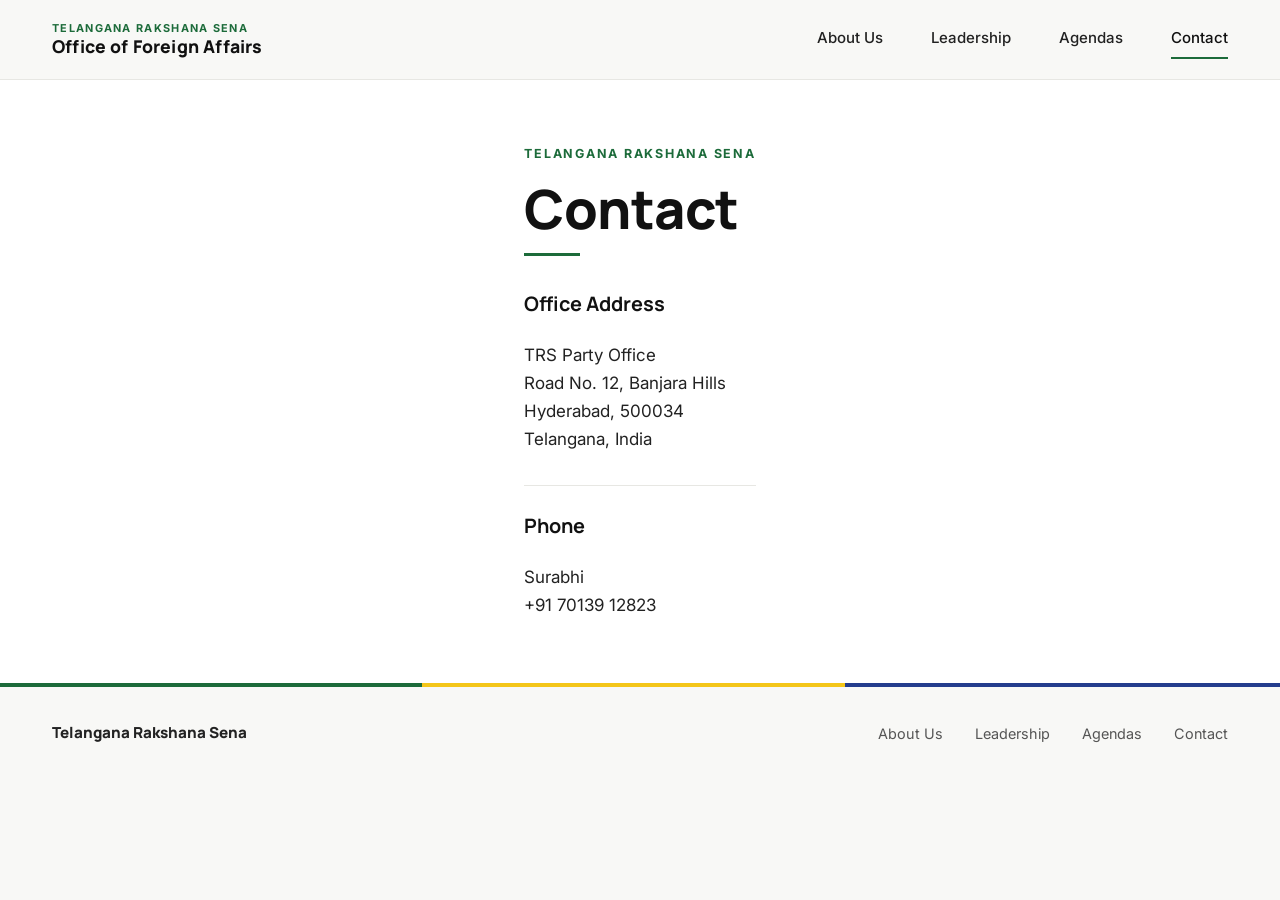
<file: contact/index.html>
<!DOCTYPE html>
<html lang="en">
<head>
<meta charset="UTF-8">
<meta name="viewport" content="width=device-width, initial-scale=1">
<title>Contact — Office of Foreign Affairs, TRS</title>
<link rel="preconnect" href="https://fonts.googleapis.com">
<link rel="preconnect" href="https://fonts.gstatic.com" crossorigin>
<link href="https://fonts.googleapis.com/css2?family=Inter:wght@400;500;600;700&family=Manrope:wght@700;800&display=swap" rel="stylesheet">
<link rel="icon" href="data:image/svg+xml,%3Csvg xmlns=%27http://www.w3.org/2000/svg%27 viewBox=%270 0 100 100%27%3E%3Crect width=%27100%27 height=%27100%27 fill=%27%231C6B3A%27/%3E%3C/svg%3E">
<link rel="stylesheet" href="/css/styles.css">
</head>
<body>
<header class="site-header">
  <div class="header-inner">
    <div class="site-title"><a href="/"><span class="site-title-kicker">Telangana Rakshana Sena</span><span class="site-title-main">Office of Foreign Affairs</span></a></div>
    <button class="menu-toggle" aria-label="Toggle navigation" aria-expanded="false"><span></span><span></span><span></span></button>
    <nav class="primary-nav" aria-label="Primary">
      <ul class="nav-list">
        <li><a href="/">About Us</a></li>
        <li class="has-dropdown">
          <a href="/leadership">Leadership</a>
          <ul class="dropdown">
            <li><a href="/leadership#kavitha">Kalvakuntla Kavitha</a></li>
            <li><a href="/leadership#surabhi">Surabhi</a></li>
            <li><a href="/leadership#vijay">Vijay Gariney</a></li>
          </ul>
        </li>
        <li class="has-dropdown">
          <a href="/agendas">Agendas</a>
          <ul class="dropdown">
            <li><a href="/agendas#agenda-01">Historical Accountability and Formal British Acknowledgement</a></li>
            <li><a href="/agendas#agenda-02">Telangana Students, Professionals and Visa Mobility</a></li>
            <li><a href="/agendas#agenda-03">Fair Compensation and Value for Telangana's Technology Talent</a></li>
          </ul>
        </li>
        <li><a href="/contact" aria-current="page">Contact</a></li>
      </ul>
    </nav>
  </div>
</header>

<main>
  <section class="py bg-white contact-minimal">
    <div class="wrap">
      <p class="eyebrow">Telangana Rakshana Sena</p>
      <h1 class="display display-page">Contact</h1>
      <hr class="rule">

      <div style="margin-top: var(--sp-4);">
        <h3 style="margin-top:0;">Office Address</h3>
        <p>TRS Party Office<br>
        Road No. 12, Banjara Hills<br>
        Hyderabad, 500034<br>
        Telangana, India</p>
      </div>

      <div style="margin-top: var(--sp-4); padding-top: var(--sp-3); border-top: 1px solid var(--gray-light);">
        <h3 style="margin-top:0;">Phone</h3>
        <p>Surabhi<br><a href="tel:+917013912823">+91 70139 12823</a></p>
      </div>
    </div>
  </section>
</main>

<div class="footer-line"></div>
<footer class="site-footer">
  <div class="wrap" style="display:flex; align-items:center; justify-content:space-between; flex-wrap:wrap; gap:16px;">
    <span class="footer-title">Telangana Rakshana Sena</span>
    <ul class="footer-links">
      <li><a href="/">About Us</a></li>
      <li><a href="/leadership">Leadership</a></li>
      <li><a href="/agendas">Agendas</a></li>
      <li><a href="/contact">Contact</a></li>
    </ul>
  </div>
</footer>

<script src="/js/main.js"></script>
</body>
</html>
</file>
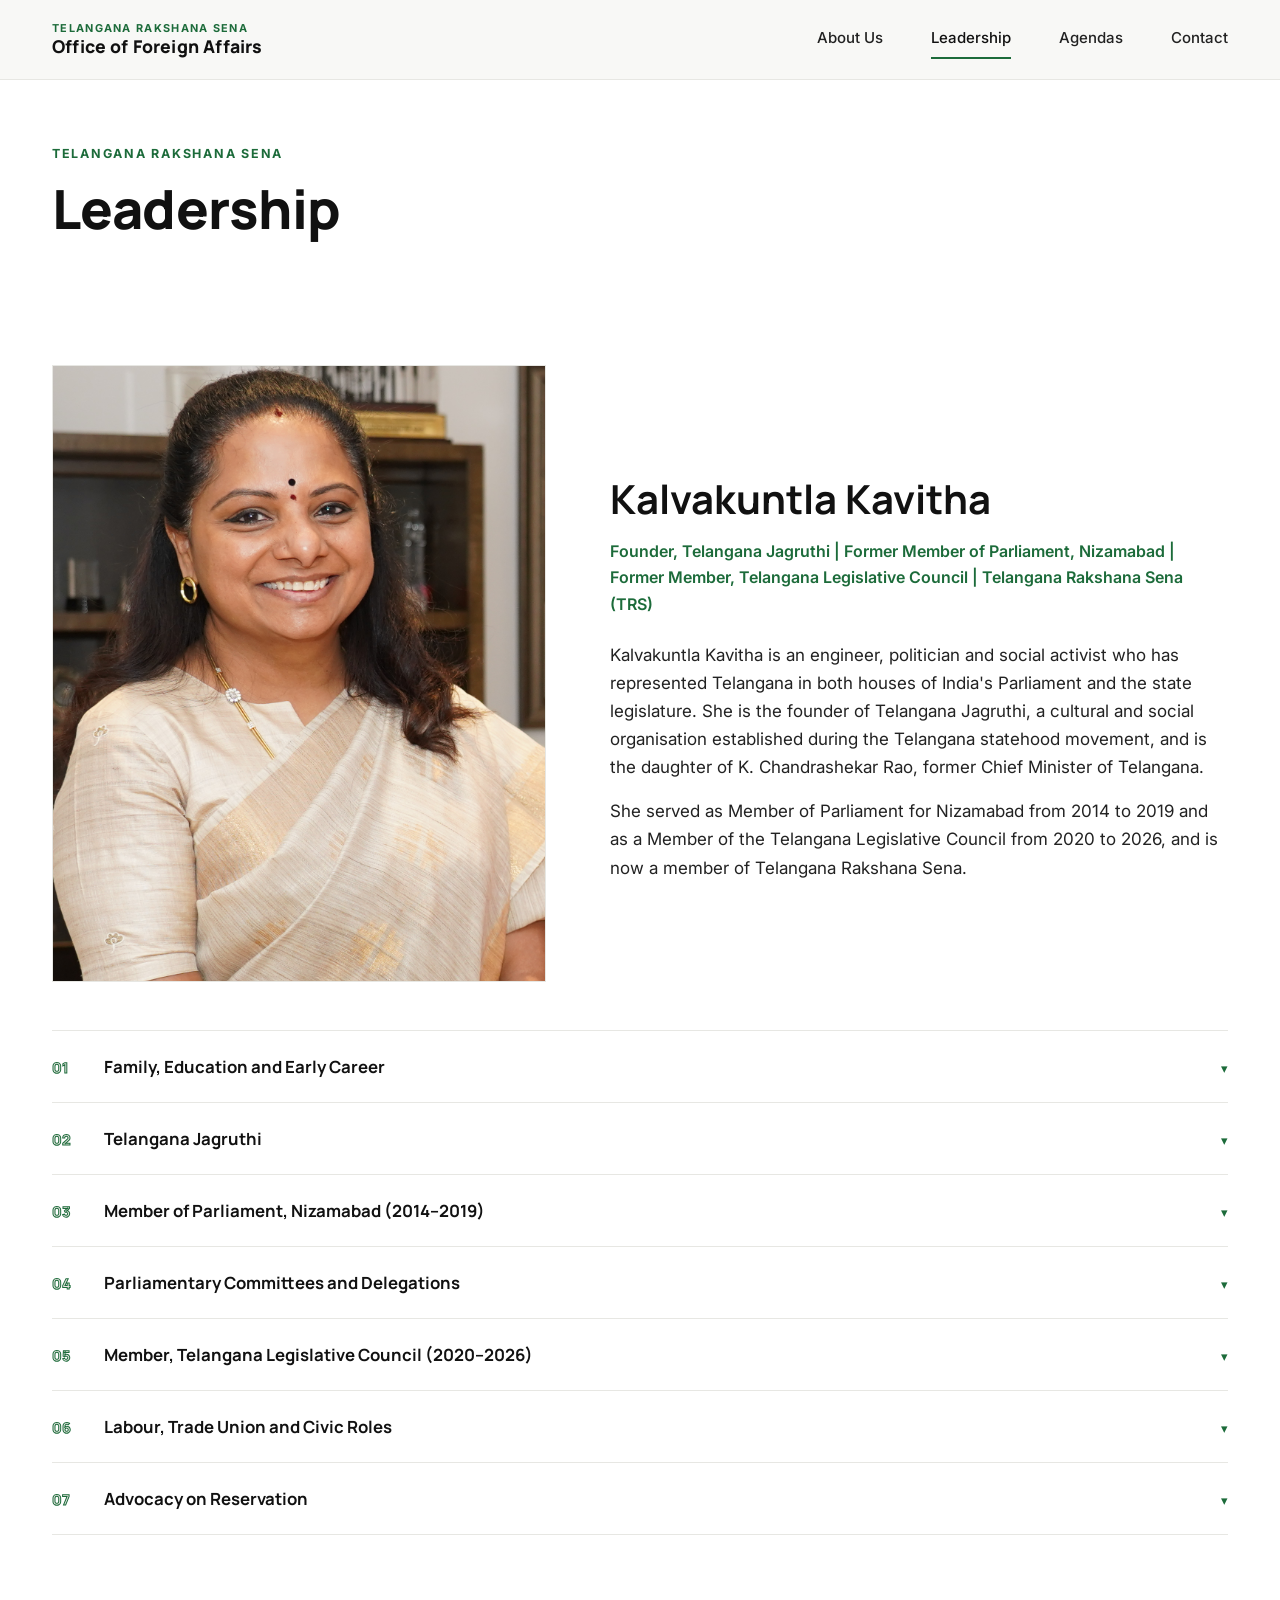
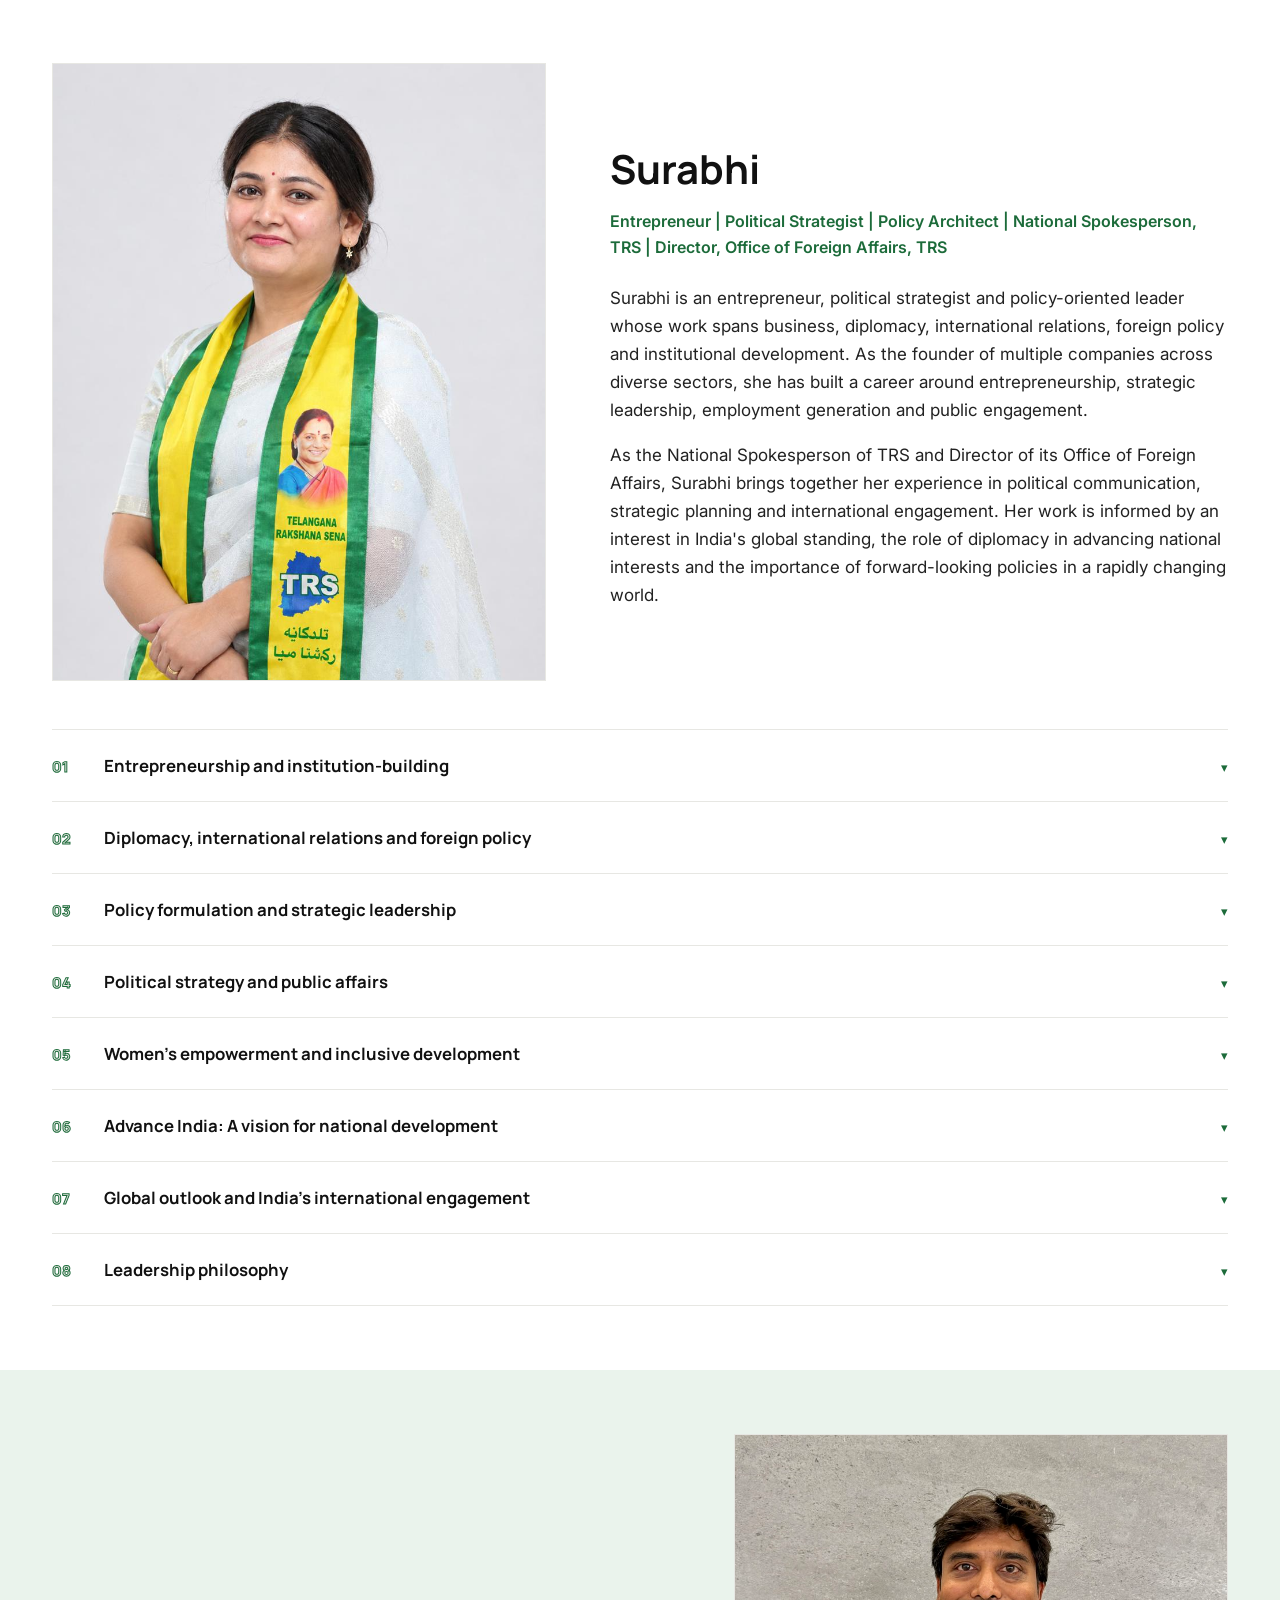
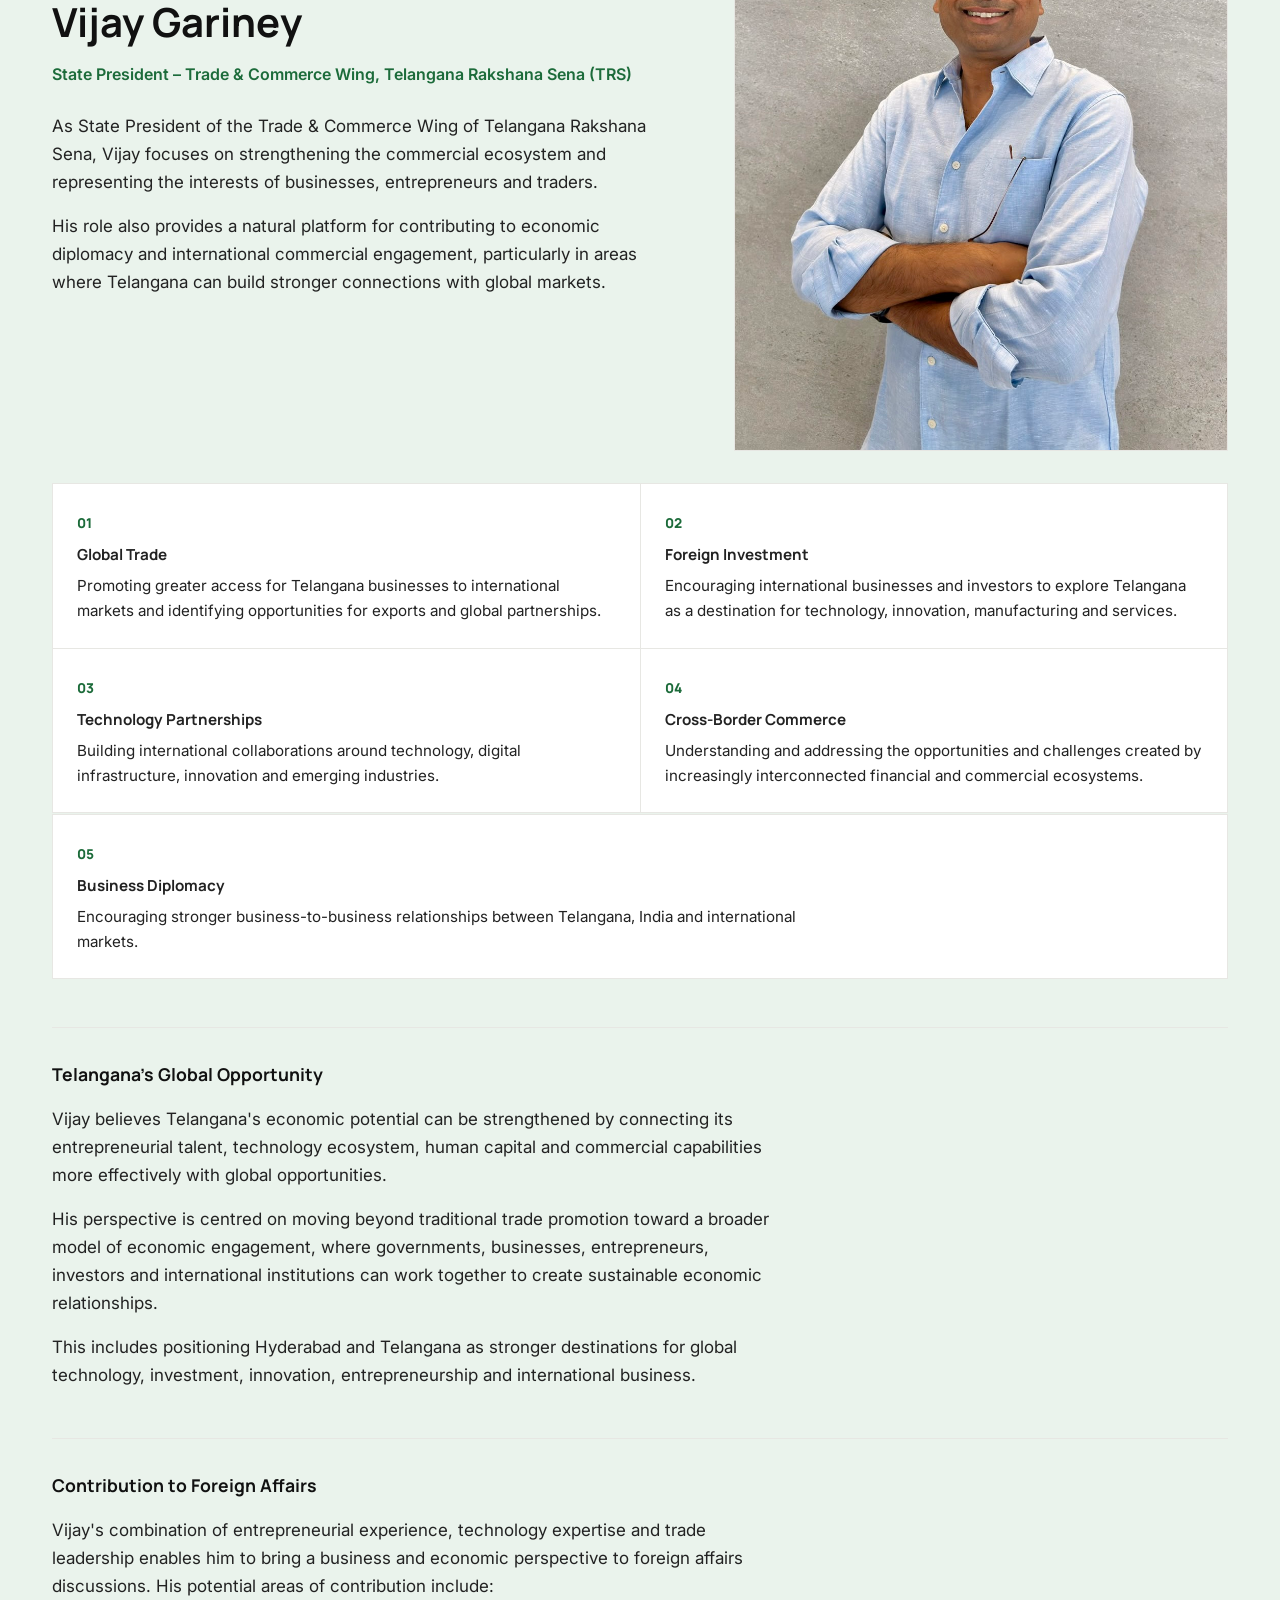
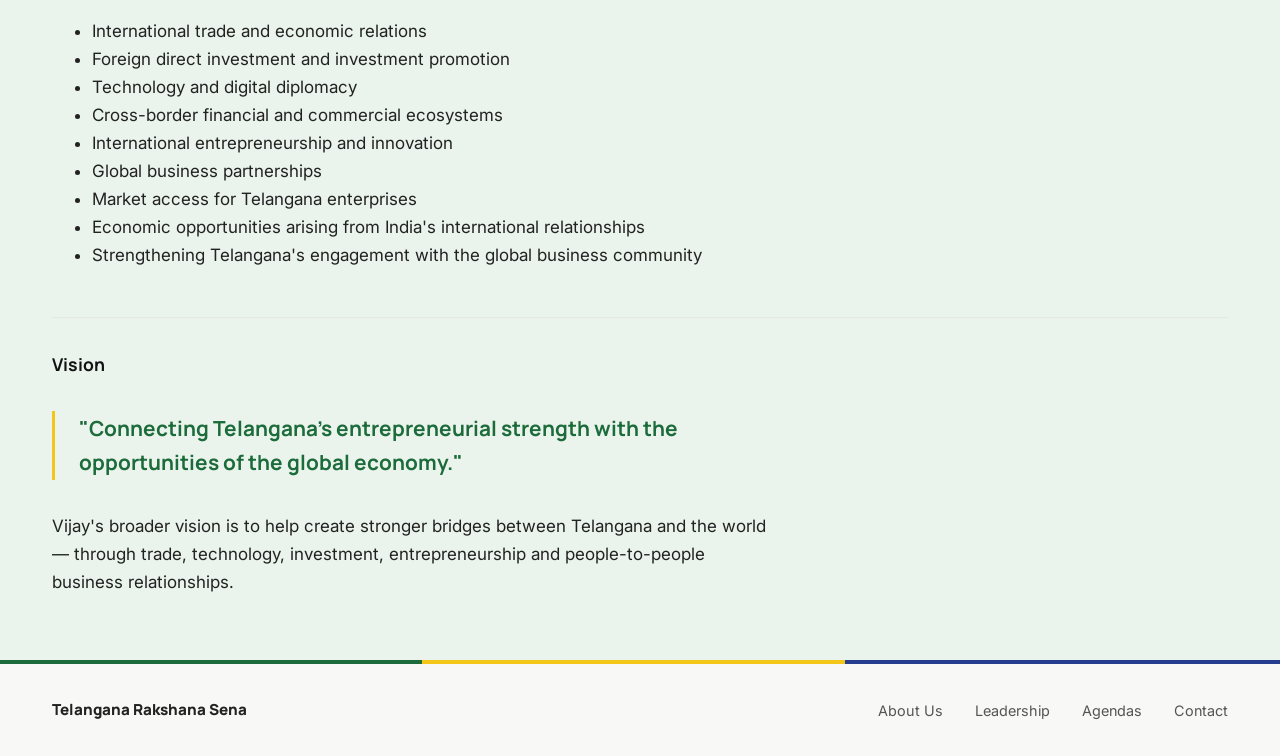
<file: leadership/index.html>
<!DOCTYPE html>
<html lang="en">
<head>
<meta charset="UTF-8">
<meta name="viewport" content="width=device-width, initial-scale=1">
<title>Leadership — Office of Foreign Affairs, TRS</title>
<link rel="preconnect" href="https://fonts.googleapis.com">
<link rel="preconnect" href="https://fonts.gstatic.com" crossorigin>
<link href="https://fonts.googleapis.com/css2?family=Inter:wght@400;500;600;700&family=Manrope:wght@700;800&display=swap" rel="stylesheet">
<link rel="icon" href="data:image/svg+xml,%3Csvg xmlns=%27http://www.w3.org/2000/svg%27 viewBox=%270 0 100 100%27%3E%3Crect width=%27100%27 height=%27100%27 fill=%27%231C6B3A%27/%3E%3C/svg%3E">
<link rel="stylesheet" href="/css/styles.css">
</head>
<body>
<header class="site-header">
  <div class="header-inner">
    <div class="site-title"><a href="/"><span class="site-title-kicker">Telangana Rakshana Sena</span><span class="site-title-main">Office of Foreign Affairs</span></a></div>
    <button class="menu-toggle" aria-label="Toggle navigation" aria-expanded="false"><span></span><span></span><span></span></button>
    <nav class="primary-nav" aria-label="Primary">
      <ul class="nav-list">
        <li><a href="/">About Us</a></li>
        <li class="has-dropdown">
          <a href="/leadership" aria-current="page">Leadership</a>
          <ul class="dropdown">
            <li><a href="/leadership#kavitha">Kalvakuntla Kavitha</a></li>
            <li><a href="/leadership#surabhi">Surabhi</a></li>
            <li><a href="/leadership#vijay">Vijay Gariney</a></li>
          </ul>
        </li>
        <li class="has-dropdown">
          <a href="/agendas">Agendas</a>
          <ul class="dropdown">
            <li><a href="/agendas#agenda-01">Historical Accountability and Formal British Acknowledgement</a></li>
            <li><a href="/agendas#agenda-02">Telangana Students, Professionals and Visa Mobility</a></li>
            <li><a href="/agendas#agenda-03">Fair Compensation and Value for Telangana's Technology Talent</a></li>
          </ul>
        </li>
        <li><a href="/contact">Contact</a></li>
      </ul>
    </nav>
  </div>
</header>

<main>

  <section class="py bg-white">
    <div class="wrap">
      <p class="eyebrow">Telangana Rakshana Sena</p>
      <h1 class="display display-page">Leadership</h1>
    </div>
  </section>

  <!-- KALVAKUNTLA KAVITHA -->
  <section class="py bg-white" id="kavitha">
    <div class="wrap">
      <div class="profile-hero">
        <div class="profile-photo">
          <img src="/images/kavitha.jpg" alt="Portrait of Kalvakuntla Kavitha" style="object-position: center 15%;">
        </div>
        <div>
          <h2 class="profile-name">Kalvakuntla Kavitha</h2>
          <p class="profile-role">Founder, Telangana Jagruthi | Former Member of Parliament, Nizamabad | Former Member, Telangana Legislative Council | Telangana Rakshana Sena (TRS)</p>
          <p>Kalvakuntla Kavitha is an engineer, politician and social activist who has represented Telangana in both houses of India's Parliament and the state legislature. She is the founder of Telangana Jagruthi, a cultural and social organisation established during the Telangana statehood movement, and is the daughter of K. Chandrashekar Rao, former Chief Minister of Telangana.</p>
          <p>She served as Member of Parliament for Nizamabad from 2014 to 2019 and as a Member of the Telangana Legislative Council from 2020 to 2026, and is now a member of Telangana Rakshana Sena.</p>
        </div>
      </div>

      <div class="accordion-list">

        <div class="accordion-item">
          <button class="accordion-toggle" aria-expanded="false" aria-controls="k-1"><span class="a-num">01</span><span class="a-title">Family, Education and Early Career</span><span class="chevron" aria-hidden="true">&#9662;</span></button>
          <div class="accordion-body" id="k-1" hidden>
            <p>Kalvakuntla Kavitha was born on 13 March 1978 in Karimnagar, in present-day Telangana. She is the daughter of K. Chandrashekar Rao, former Chief Minister of Telangana and leader of the Telangana movement, and K. Shobha. Her brother is K. T. Rama Rao; her cousins include T. Harish Rao and Joginapally Santosh Kumar.</p>
            <p>She holds a bachelor's degree in engineering from the VNR Vignana Jyothi Institute of Engineering and Technology, Hyderabad, and a master's degree in computer science from the University of Southern Mississippi in the United States.</p>
            <p>She worked as an IT professional in the United States, moving there with her husband, Devanapalli Ramayagari Anil Kumar, in 2003, before returning to India in 2006 to take part in the Telangana movement.</p>
          </div>
        </div>

        <div class="accordion-item">
          <button class="accordion-toggle" aria-expanded="false" aria-controls="k-2"><span class="a-num">02</span><span class="a-title">Telangana Jagruthi</span><span class="chevron" aria-hidden="true">&#9662;</span></button>
          <div class="accordion-body" id="k-2" hidden>
            <p>In 2006, Kavitha founded Telangana Jagruthi, described as a cultural and social organisation dedicated to promoting Telangana's identity; it was formally registered in November 2007. Through the organisation, she mobilised the support of women, youth and society during the Telangana statehood struggle.</p>
            <p>In 2008, she worked with historians and archaeologists on initiatives to preserve Telangana's historical heritage, including conservation efforts at the Koti Lingala Temple. In 2010, she visited the Chenchu tribe in the Nallamala Forest and opposed deforestation and mining activity in the area.</p>
            <p>Telangana Jagruthi currently operates skill centres training 8,500 students across Telangana.</p>
          </div>
        </div>

        <div class="accordion-item">
          <button class="accordion-toggle" aria-expanded="false" aria-controls="k-3"><span class="a-num">03</span><span class="a-title">Member of Parliament, Nizamabad (2014–2019)</span><span class="chevron" aria-hidden="true">&#9662;</span></button>
          <div class="accordion-body" id="k-3" hidden>
            <p>Kavitha was elected to the Lok Sabha from the Nizamabad constituency, serving from 16 May 2014 to 23 May 2019. In the 2014 election, she won with 439,307 votes (42.49%), defeating the Indian National Congress's Madhu Yaskhi Goud by a margin of 167,184 votes.</p>
          </div>
        </div>

        <div class="accordion-item">
          <button class="accordion-toggle" aria-expanded="false" aria-controls="k-4"><span class="a-num">04</span><span class="a-title">Parliamentary Committees and Delegations</span><span class="chevron" aria-hidden="true">&#9662;</span></button>
          <div class="accordion-body" id="k-4" hidden>
            <p>During her time as a Member of Parliament, Kavitha served on the Estimates Committee and the Standing Committee on Commerce, and on the Consultative Committee for the Ministry of Rural Development, Panchayati Raj and Drinking Water and Sanitation. She was nominated to the steering committee of the Commonwealth Women Parliamentarians (CWP) India Region.</p>
            <p>She was also part of the Vice President's delegation to Cambodia and Laos, and the Lok Sabha Speaker's delegation to the European Parliament in Brussels, Belgium.</p>
          </div>
        </div>

        <div class="accordion-item">
          <button class="accordion-toggle" aria-expanded="false" aria-controls="k-5"><span class="a-num">05</span><span class="a-title">Member, Telangana Legislative Council (2020–2026)</span><span class="chevron" aria-hidden="true">&#9662;</span></button>
          <div class="accordion-body" id="k-5" hidden>
            <p>Kavitha was elected to the Telangana Legislative Council from the Nizamabad Local Authorities constituency in a bypoll in October 2020, winning 728 of 823 votes. She was elected unopposed for a second term in December 2021 and took oath as MLC on 19 January 2022.</p>
            <p>Her resignation from the Council was accepted by the Chairman, Gutha Sukender Reddy, on 6 January 2026.</p>
          </div>
        </div>

        <div class="accordion-item">
          <button class="accordion-toggle" aria-expanded="false" aria-controls="k-6"><span class="a-num">06</span><span class="a-title">Labour, Trade Union and Civic Roles</span><span class="chevron" aria-hidden="true">&#9662;</span></button>
          <div class="accordion-body" id="k-6" hidden>
            <p>Kavitha has held honorary leadership positions in several labour and civic organisations, including Honorary President of the Telangana Rashtra Vidyut Karmika Sangham (the electricity employees' union) and of the Telangana Anganwadi Workers and Helpers Association.</p>
            <p>In 2025, she was elected honorary president of the Hindusthan Mazdoor Sabha's Singareni Miners and Engineering Workers' Union. She was also elected the first state chief commissioner of the Telangana chapter of Bharat Scouts and Guides.</p>
          </div>
        </div>

        <div class="accordion-item">
          <button class="accordion-toggle" aria-expanded="false" aria-controls="k-7"><span class="a-num">07</span><span class="a-title">Advocacy on Reservation</span><span class="chevron" aria-hidden="true">&#9662;</span></button>
          <div class="accordion-body" id="k-7" hidden>
            <p>Kavitha has campaigned on the Women's Reservation Bill and on Backward Classes (BC) reservation. On 10 March 2025, she held a day-long hunger strike at Jantar Mantar, New Delhi, followed by a round-table conference on 15 March 2025 in New Delhi calling for the immediate introduction of the Women's Reservation Bill.</p>
            <p>On the BC reservation campaign, she held more than 20 round-table conferences across the state, launched a 72-hour hunger strike at Dharna Chowk on 4 August 2025 demanding 42% BC reservation (called off the same day after police denied permission), met with the Union Minister of State for Social Justice and Empowerment, Ramdas Athawale, and announced a state-wide Rail Roko protest for 17 July 2025 demanding central government approval of the 42% BC reservation bills.</p>
          </div>
        </div>

      </div>
    </div>
  </section>

  <!-- SURABHI -->
  <section class="py bg-white" id="surabhi">
    <div class="wrap">
      <div class="profile-hero">
        <div class="profile-photo">
          <img src="/images/surabhi.jpg" alt="Portrait of Surabhi" style="object-position: center 12%;">
        </div>
        <div>
          <h2 class="profile-name">Surabhi</h2>
          <p class="profile-role">Entrepreneur | Political Strategist | Policy Architect | National Spokesperson, TRS | Director, Office of Foreign Affairs, TRS</p>
          <p>Surabhi is an entrepreneur, political strategist and policy-oriented leader whose work spans business, diplomacy, international relations, foreign policy and institutional development. As the founder of multiple companies across diverse sectors, she has built a career around entrepreneurship, strategic leadership, employment generation and public engagement.</p>
          <p>As the National Spokesperson of TRS and Director of its Office of Foreign Affairs, Surabhi brings together her experience in political communication, strategic planning and international engagement. Her work is informed by an interest in India's global standing, the role of diplomacy in advancing national interests and the importance of forward-looking policies in a rapidly changing world.</p>
        </div>
      </div>

      <div class="accordion-list">

        <div class="accordion-item">
          <button class="accordion-toggle" aria-expanded="false" aria-controls="s-1">
            <span class="a-num">01</span>
            <span class="a-title">Entrepreneurship and institution-building</span>
            <span class="chevron" aria-hidden="true">&#9662;</span>
          </button>
          <div class="accordion-body" id="s-1" hidden>
            <p>As the founder of numerous companies across different sectors, Surabhi has demonstrated a commitment to establishing and growing organisations, developing teams and creating sustainable business opportunities. Her entrepreneurial work encompasses business development, workforce expansion and employment generation, with a focus on connecting talent to opportunities and supporting the growth of India's workforce.</p>
            <p>Through her companies and the Advance India initiative, she has contributed to placing over one lakh people in employment. Her approach to entrepreneurship is grounded in the belief that building successful businesses can create wider economic opportunities, support social mobility and contribute to national development.</p>
            <p>Her vision extends beyond individual ventures to strengthening India's entrepreneurial and technological ecosystem. She advocates for greater investment in homegrown innovation, indigenous digital platforms and domestic technology capabilities. Through Advance India, she promotes the development of Indian alternatives in the digital economy, with a focus on data sovereignty, technological self-reliance and the creation of high-value employment.</p>
          </div>
        </div>

        <div class="accordion-item">
          <button class="accordion-toggle" aria-expanded="false" aria-controls="s-2">
            <span class="a-num">02</span>
            <span class="a-title">Diplomacy, international relations and foreign policy</span>
            <span class="chevron" aria-hidden="true">&#9662;</span>
          </button>
          <div class="accordion-body" id="s-2" hidden>
            <p>As Director of the Office of Foreign Affairs, TRS, Surabhi is focused on developing a structured approach to international engagement and strengthening the foundations for meaningful diplomatic dialogue. Her vision is to build institutional relationships with international political representatives, organisations and stakeholders while exploring opportunities for economic, technological and cultural cooperation.</p>
            <p>She views diplomacy as more than formal political interaction. In her approach, effective international relations involve a combination of strategic dialogue, economic partnerships, institutional cooperation and a clear understanding of geopolitical developments.</p>
            <p>Her interests in foreign policy include strategic diplomacy, international economic cooperation, emerging technologies, digital sovereignty and India's evolving role in global affairs. She places particular importance on connecting foreign policy objectives with practical outcomes, including investment, knowledge exchange, innovation and employment.</p>
            <p>Her vision for international affairs encompasses:</p>
            <ul>
              <li><strong>Strategic diplomacy:</strong> Establishing structured channels for international dialogue and developing enduring relationships with political, economic and institutional stakeholders.</li>
              <li><strong>Foreign policy formulation:</strong> Developing forward-looking policy frameworks that account for geopolitical developments, national priorities, economic interests and emerging international challenges.</li>
              <li><strong>Economic diplomacy:</strong> Exploring opportunities for international trade, investment, entrepreneurship and business partnerships that can contribute to India's economic development.</li>
              <li><strong>Technology and digital diplomacy:</strong> Encouraging international collaboration in emerging technologies while supporting India's digital sovereignty and domestic innovation.</li>
              <li><strong>Institutional cooperation:</strong> Developing frameworks for engagement between Indian and international institutions, with clearly defined priorities and practical objectives.</li>
              <li><strong>Global positioning:</strong> Encouraging greater participation in international discussions on technology, economic development, governance and strategic cooperation.</li>
            </ul>
            <p>Surabhi believes that effective diplomacy requires strategic foresight, detailed policy understanding and the ability to translate international relationships into meaningful institutional and economic outcomes.</p>
          </div>
        </div>

        <div class="accordion-item">
          <button class="accordion-toggle" aria-expanded="false" aria-controls="s-3">
            <span class="a-num">03</span>
            <span class="a-title">Policy formulation and strategic leadership</span>
            <span class="chevron" aria-hidden="true">&#9662;</span>
          </button>
          <div class="accordion-body" id="s-3" hidden>
            <p>Policy development is a significant part of Surabhi's professional interests and leadership vision. She believes that sound policymaking requires an understanding of complex issues, careful consideration of available approaches and the ability to turn strategic ideas into workable institutional frameworks.</p>
            <p>Her policy interests span foreign affairs, economic development, technology, employment generation and women's empowerment. She is particularly interested in how policies can address emerging challenges, strengthen institutional capacity and support long-term development.</p>
            <p>Her approach to policy formulation emphasises research-informed thinking, clear strategic objectives, institutional accountability and effective implementation. She places importance on identifying the relationship between domestic priorities and international developments, especially in areas such as technology, economic diplomacy and geopolitical cooperation.</p>
            <p>She sees policymaking as an ongoing process that requires collaboration across sectors, engagement with stakeholders and the ability to adapt to changing circumstances.</p>
          </div>
        </div>

        <div class="accordion-item">
          <button class="accordion-toggle" aria-expanded="false" aria-controls="s-4">
            <span class="a-num">04</span>
            <span class="a-title">Political strategy and public affairs</span>
            <span class="chevron" aria-hidden="true">&#9662;</span>
          </button>
          <div class="accordion-body" id="s-4" hidden>
            <p>Surabhi has worked as a political strategist in the United States elections of 2012 and 2026, bringing an international dimension to her experience in political strategy and campaign-related work.</p>
            <p>As the National Spokesperson of TRS, she participates in public communication and political discourse, articulating party positions and engaging with public affairs. Her role reflects an interest in communicating political perspectives, addressing issues of public importance and contributing to discussions on social and economic development.</p>
            <p>Her experience in political strategy complements her broader work in policy and international relations. She recognises the importance of clear communication, strategic planning and effective engagement in helping institutions explain their objectives and connect with the public.</p>
          </div>
        </div>

        <div class="accordion-item">
          <button class="accordion-toggle" aria-expanded="false" aria-controls="s-5">
            <span class="a-num">05</span>
            <span class="a-title">Women's empowerment and inclusive development</span>
            <span class="chevron" aria-hidden="true">&#9662;</span>
          </button>
          <div class="accordion-body" id="s-5" hidden>
            <p>A central pillar of Surabhi's professional and public vision is her commitment to women's empowerment. She believes that women should have meaningful opportunities to participate in entrepreneurship, governance, politics, policymaking and international engagement.</p>
            <p>Her vision goes beyond representation, emphasising women's involvement in leadership and decision-making. She considers financial independence, employment, entrepreneurship and access to leadership opportunities essential to expanding women's participation in economic and public life.</p>
            <p>Through her business and public engagements, she seeks to encourage greater opportunities for women to lead organisations, influence policy and contribute to the development of their communities.</p>
          </div>
        </div>

        <div class="accordion-item">
          <button class="accordion-toggle" aria-expanded="false" aria-controls="s-6">
            <span class="a-num">06</span>
            <span class="a-title">Advance India: A vision for national development</span>
            <span class="chevron" aria-hidden="true">&#9662;</span>
          </button>
          <div class="accordion-body" id="s-6" hidden>
            <p>Through the Advance India initiative, Surabhi has championed a vision of national development focused on technological independence, employment generation, indigenous innovation and institution-building.</p>
            <p>The initiative promotes the development of Indian digital platforms and technology infrastructure, with particular emphasis on data sovereignty and the growth of domestic capabilities.</p>
            <p>Her vision includes encouraging an ecosystem in which Indian businesses can develop original technologies, compete in international markets and create employment opportunities for the country's growing workforce.</p>
          </div>
        </div>

        <div class="accordion-item">
          <button class="accordion-toggle" aria-expanded="false" aria-controls="s-7">
            <span class="a-num">07</span>
            <span class="a-title">Global outlook and India's international engagement</span>
            <span class="chevron" aria-hidden="true">&#9662;</span>
          </button>
          <div class="accordion-body" id="s-7" hidden>
            <p>Surabhi's experience in entrepreneurship, political strategy and public affairs informs her interest in India's position in an increasingly interconnected world. She recognises that economic growth, technological development and international relations are closely linked.</p>
            <p>Her international outlook is centred on constructive diplomacy, strategic cooperation and the development of lasting institutional relationships.</p>
            <p>Her vision is to contribute to a globally engaged India that continues to strengthen its domestic capabilities while building productive relationships with the international community.</p>
          </div>
        </div>

        <div class="accordion-item">
          <button class="accordion-toggle" aria-expanded="false" aria-controls="s-8">
            <span class="a-num">08</span>
            <span class="a-title">Leadership philosophy</span>
            <span class="chevron" aria-hidden="true">&#9662;</span>
          </button>
          <div class="accordion-body" id="s-8" hidden>
            <p>At the heart of Surabhi's work is a belief that leadership is defined by the ability to build institutions, develop people, formulate meaningful policies and create lasting opportunities.</p>
            <p>She approaches leadership as a responsibility to think strategically, act with purpose and create pathways for others to participate in economic and public life. Her work brings together entrepreneurship, policy development, diplomacy and women's empowerment in pursuit of a broader vision of national progress.</p>
            <p>Surabhi's overarching vision is to combine entrepreneurial leadership, strategic policymaking and effective international engagement to strengthen institutions, expand opportunities for women and young people, advance India's technological and economic capabilities, and contribute to India's growing role on the global stage.</p>
          </div>
        </div>

      </div>
    </div>
  </section>

  <!-- VIJAY GARINEY -->
  <section class="py bg-green-pale" id="vijay">
    <div class="wrap">
      <div class="profile-hero reverse">
        <div class="profile-photo">
          <img src="/images/vijay.jpg" alt="Portrait of Vijay Gariney">
        </div>
        <div>
          <h2 class="profile-name">Vijay Gariney</h2>
          <p class="profile-role">State President – Trade &amp; Commerce Wing, Telangana Rakshana Sena (TRS)</p>
          <p>As State President of the Trade &amp; Commerce Wing of Telangana Rakshana Sena, Vijay focuses on strengthening the commercial ecosystem and representing the interests of businesses, entrepreneurs and traders.</p>
          <p>His role also provides a natural platform for contributing to economic diplomacy and international commercial engagement, particularly in areas where Telangana can build stronger connections with global markets.</p>
        </div>
      </div>

      <div class="interest-grid">
        <div class="interest-item">
          <span class="num">01</span>
          <p class="term">Global Trade</p>
          <p>Promoting greater access for Telangana businesses to international markets and identifying opportunities for exports and global partnerships.</p>
        </div>
        <div class="interest-item">
          <span class="num">02</span>
          <p class="term">Foreign Investment</p>
          <p>Encouraging international businesses and investors to explore Telangana as a destination for technology, innovation, manufacturing and services.</p>
        </div>
        <div class="interest-item">
          <span class="num">03</span>
          <p class="term">Technology Partnerships</p>
          <p>Building international collaborations around technology, digital infrastructure, innovation and emerging industries.</p>
        </div>
        <div class="interest-item">
          <span class="num">04</span>
          <p class="term">Cross-Border Commerce</p>
          <p>Understanding and addressing the opportunities and challenges created by increasingly interconnected financial and commercial ecosystems.</p>
        </div>
      </div>
      <div class="interest-grid" style="grid-template-columns: 1fr; margin-top: 1px;">
        <div class="interest-item">
          <span class="num">05</span>
          <p class="term">Business Diplomacy</p>
          <p>Encouraging stronger business-to-business relationships between Telangana, India and international markets.</p>
        </div>
      </div>

      <div class="editorial-block">
        <h3>Telangana's Global Opportunity</h3>
        <p>Vijay believes Telangana's economic potential can be strengthened by connecting its entrepreneurial talent, technology ecosystem, human capital and commercial capabilities more effectively with global opportunities.</p>
        <p>His perspective is centred on moving beyond traditional trade promotion toward a broader model of economic engagement, where governments, businesses, entrepreneurs, investors and international institutions can work together to create sustainable economic relationships.</p>
        <p>This includes positioning Hyderabad and Telangana as stronger destinations for global technology, investment, innovation, entrepreneurship and international business.</p>
      </div>

      <div class="editorial-block">
        <h3>Contribution to Foreign Affairs</h3>
        <p>Vijay's combination of entrepreneurial experience, technology expertise and trade leadership enables him to bring a business and economic perspective to foreign affairs discussions. His potential areas of contribution include:</p>
        <ul>
          <li>International trade and economic relations</li>
          <li>Foreign direct investment and investment promotion</li>
          <li>Technology and digital diplomacy</li>
          <li>Cross-border financial and commercial ecosystems</li>
          <li>International entrepreneurship and innovation</li>
          <li>Global business partnerships</li>
          <li>Market access for Telangana enterprises</li>
          <li>Economic opportunities arising from India's international relationships</li>
          <li>Strengthening Telangana's engagement with the global business community</li>
        </ul>
      </div>

      <div class="editorial-block">
        <h3>Vision</h3>
        <p class="quote-block">"Connecting Telangana's entrepreneurial strength with the opportunities of the global economy."</p>
        <p>Vijay's broader vision is to help create stronger bridges between Telangana and the world — through trade, technology, investment, entrepreneurship and people-to-people business relationships.</p>
      </div>

    </div>
  </section>

</main>

<div class="footer-line"></div>
<footer class="site-footer">
  <div class="wrap" style="display:flex; align-items:center; justify-content:space-between; flex-wrap:wrap; gap:16px;">
    <span class="footer-title">Telangana Rakshana Sena</span>
    <ul class="footer-links">
      <li><a href="/">About Us</a></li>
      <li><a href="/leadership">Leadership</a></li>
      <li><a href="/agendas">Agendas</a></li>
      <li><a href="/contact">Contact</a></li>
    </ul>
  </div>
</footer>

<script src="/js/main.js"></script>
</body>
</html>
</file>
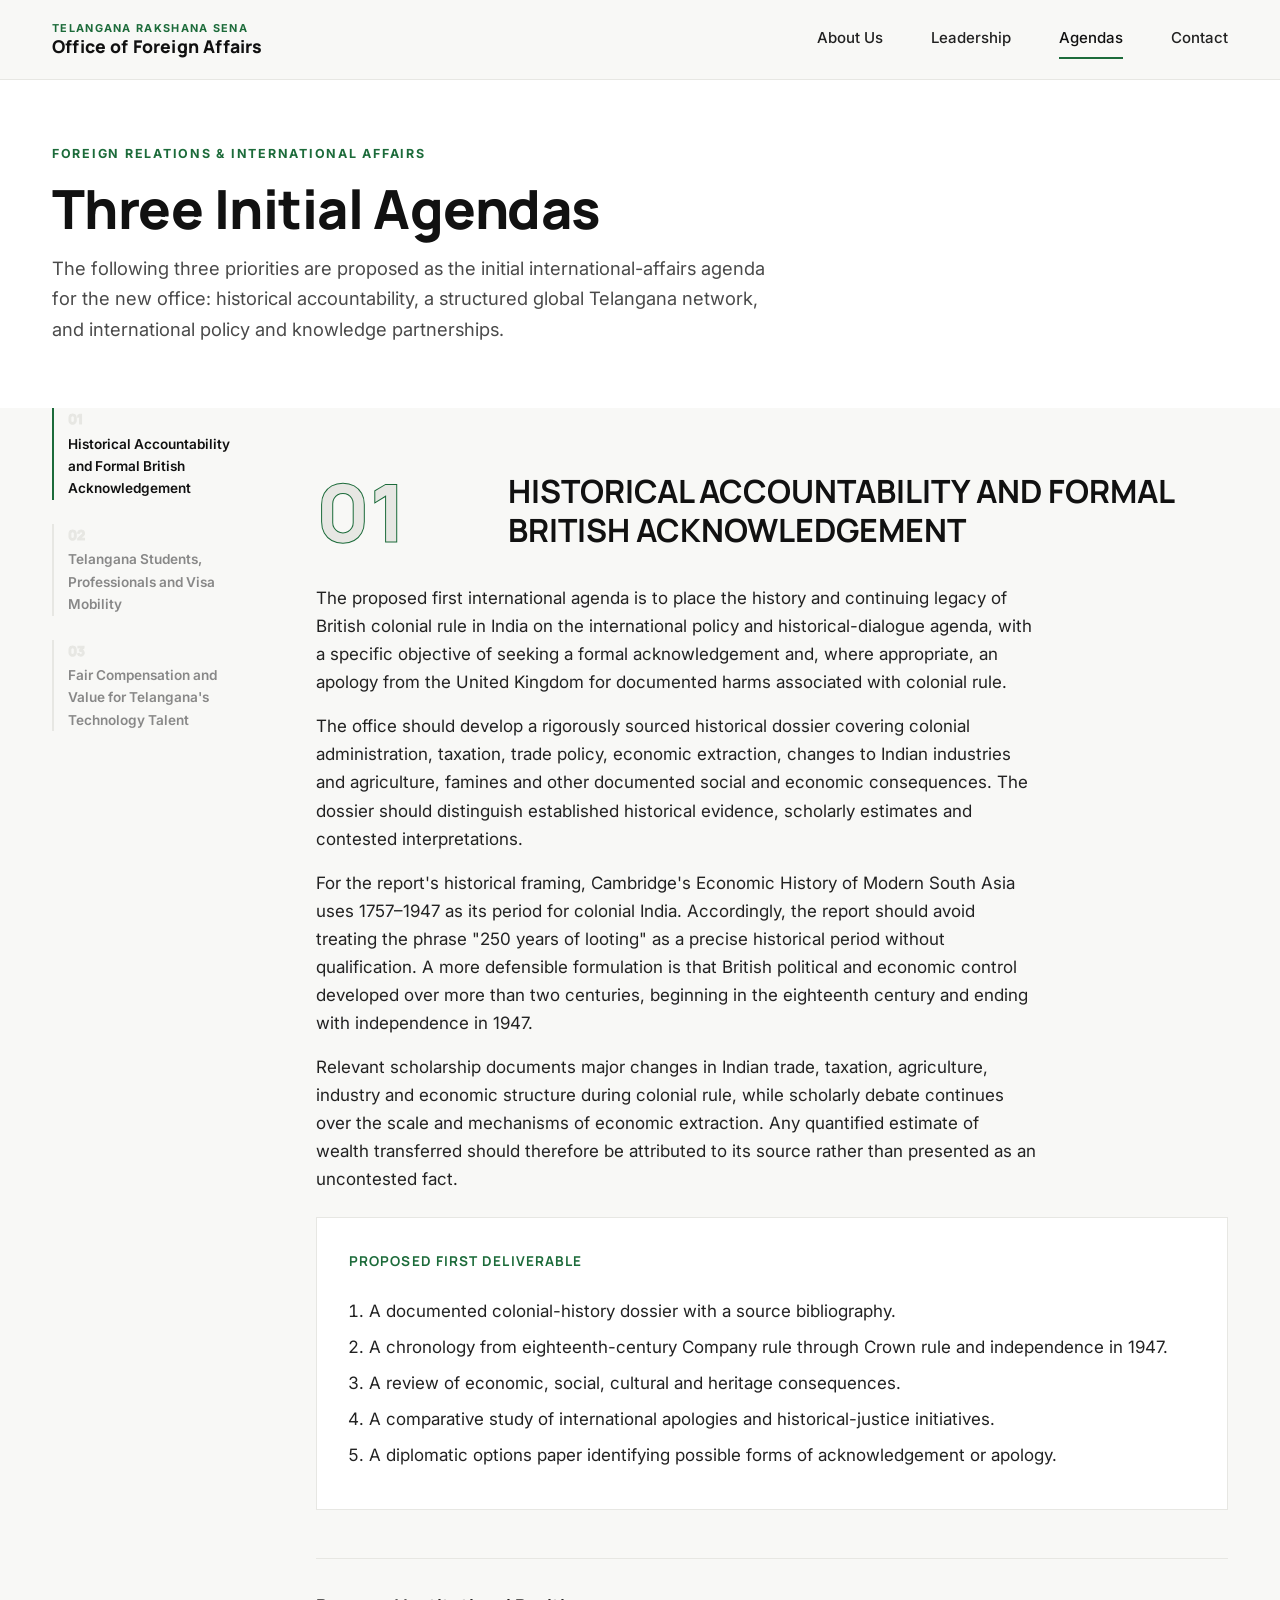
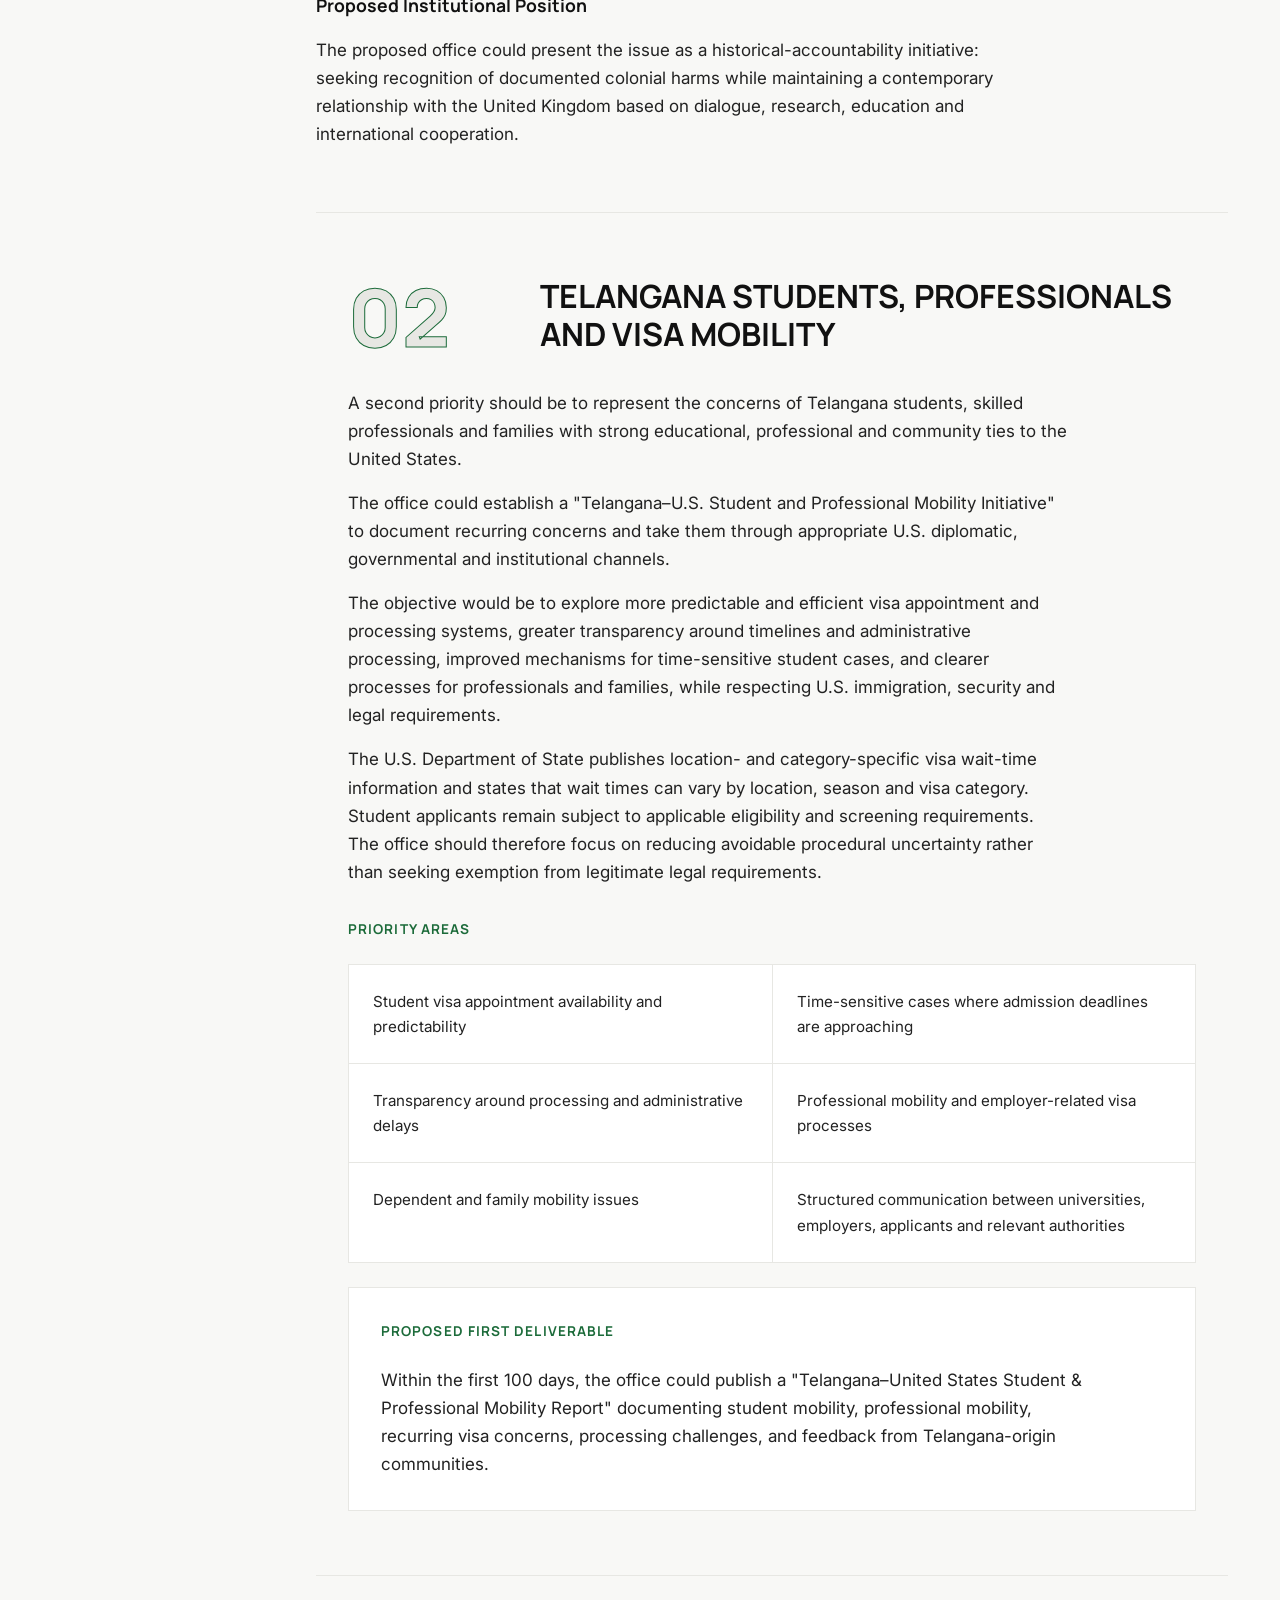
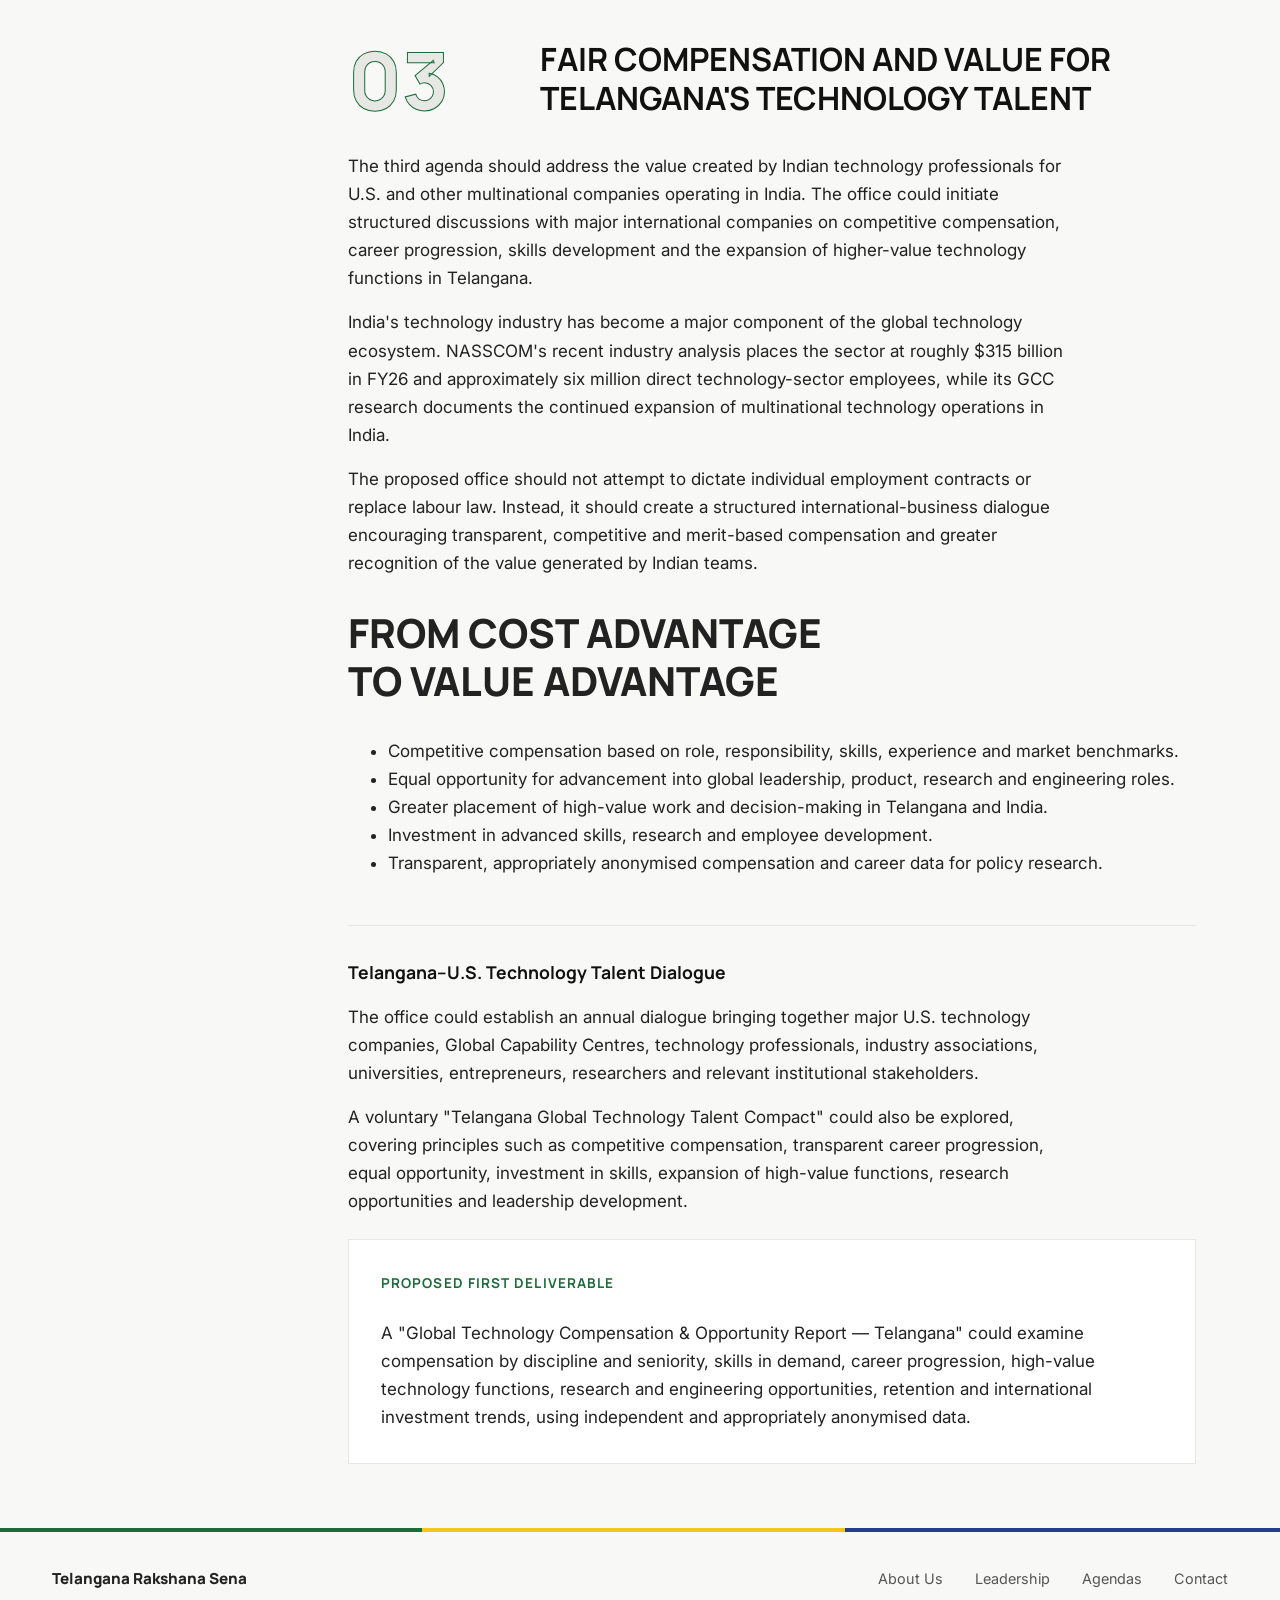
<file: agendas.html>
<!DOCTYPE html>
<html lang="en">
<head>
<meta charset="UTF-8">
<meta name="viewport" content="width=device-width, initial-scale=1">
<title>Agendas — Office of Foreign Affairs, TRS</title>
<link rel="preconnect" href="https://fonts.googleapis.com">
<link rel="preconnect" href="https://fonts.gstatic.com" crossorigin>
<link href="https://fonts.googleapis.com/css2?family=Inter:wght@400;500;600;700&family=Manrope:wght@700;800&display=swap" rel="stylesheet">
<link rel="stylesheet" href="css/styles.css">
</head>
<body>
<header class="site-header">
  <div class="header-inner">
    <div class="site-title"><a href="index.html"><span class="site-title-kicker">Telangana Rakshana Sena</span><span class="site-title-main">Office of Foreign Affairs</span></a></div>
    <button class="menu-toggle" aria-label="Toggle navigation" aria-expanded="false"><span></span><span></span><span></span></button>
    <nav class="primary-nav" aria-label="Primary">
      <ul class="nav-list">
        <li><a href="index.html">About Us</a></li>
        <li class="has-dropdown">
          <a href="leadership.html">Leadership</a>
          <ul class="dropdown">
            <li><a href="leadership.html#kavitha">Kalvakuntla Kavitha</a></li>
            <li><a href="leadership.html#surabhi">Surabhi</a></li>
            <li><a href="leadership.html#vijay">Vijay Gariney</a></li>
          </ul>
        </li>
        <li class="has-dropdown">
          <a href="agendas.html" aria-current="page">Agendas</a>
          <ul class="dropdown">
            <li><a href="agendas.html#agenda-01">Historical Accountability and Formal British Acknowledgement</a></li>
            <li><a href="agendas.html#agenda-02">Telangana Students, Professionals and Visa Mobility</a></li>
            <li><a href="agendas.html#agenda-03">Fair Compensation and Value for Telangana's Technology Talent</a></li>
          </ul>
        </li>
        <li><a href="contact.html">Contact</a></li>
      </ul>
    </nav>
  </div>
</header>

<main>

  <section class="py bg-white">
    <div class="wrap">
      <p class="eyebrow">Foreign Relations &amp; International Affairs</p>
      <h1 class="display display-page">Three Initial Agendas</h1>
      <p class="lede">The following three priorities are proposed as the initial international-affairs agenda for the new office: historical accountability, a structured global Telangana network, and international policy and knowledge partnerships.</p>
    </div>
  </section>

  <div class="wrap agenda-layout">
    <ul class="agenda-index">
      <li><a href="#agenda-01" class="active"><span class="idx-num">01</span>Historical Accountability and Formal British Acknowledgement</a></li>
      <li><a href="#agenda-02"><span class="idx-num">02</span>Telangana Students, Professionals and Visa Mobility</a></li>
      <li><a href="#agenda-03"><span class="idx-num">03</span>Fair Compensation and Value for Telangana's Technology Talent</a></li>
    </ul>

    <div>

      <!-- AGENDA 01 -->
      <article class="agenda-section" id="agenda-01">
        <div class="agenda-header-grid">
          <span class="agenda-big-num">01</span>
          <h2>Historical Accountability and Formal British Acknowledgement</h2>
        </div>

        <p>The proposed first international agenda is to place the history and continuing legacy of British colonial rule in India on the international policy and historical-dialogue agenda, with a specific objective of seeking a formal acknowledgement and, where appropriate, an apology from the United Kingdom for documented harms associated with colonial rule.</p>
        <p>The office should develop a rigorously sourced historical dossier covering colonial administration, taxation, trade policy, economic extraction, changes to Indian industries and agriculture, famines and other documented social and economic consequences. The dossier should distinguish established historical evidence, scholarly estimates and contested interpretations.</p>
        <p>For the report's historical framing, Cambridge's Economic History of Modern South Asia uses 1757–1947 as its period for colonial India. Accordingly, the report should avoid treating the phrase "250 years of looting" as a precise historical period without qualification. A more defensible formulation is that British political and economic control developed over more than two centuries, beginning in the eighteenth century and ending with independence in 1947.</p>
        <p>Relevant scholarship documents major changes in Indian trade, taxation, agriculture, industry and economic structure during colonial rule, while scholarly debate continues over the scale and mechanisms of economic extraction. Any quantified estimate of wealth transferred should therefore be attributed to its source rather than presented as an uncontested fact.</p>

        <div class="deliverable-panel">
          <h3>Proposed First Deliverable</h3>
          <ol>
            <li>A documented colonial-history dossier with a source bibliography.</li>
            <li>A chronology from eighteenth-century Company rule through Crown rule and independence in 1947.</li>
            <li>A review of economic, social, cultural and heritage consequences.</li>
            <li>A comparative study of international apologies and historical-justice initiatives.</li>
            <li>A diplomatic options paper identifying possible forms of acknowledgement or apology.</li>
          </ol>
        </div>

        <div class="editorial-block">
          <h3>Proposed Institutional Position</h3>
          <p>The proposed office could present the issue as a historical-accountability initiative: seeking recognition of documented colonial harms while maintaining a contemporary relationship with the United Kingdom based on dialogue, research, education and international cooperation.</p>
        </div>
      </article>

      <!-- AGENDA 02 -->
      <article class="agenda-section bg-green-pale" id="agenda-02" style="padding-left: var(--sp-4); padding-right: var(--sp-4);">
        <div class="agenda-header-grid">
          <span class="agenda-big-num">02</span>
          <h2>Telangana Students, Professionals and Visa Mobility</h2>
        </div>

        <p>A second priority should be to represent the concerns of Telangana students, skilled professionals and families with strong educational, professional and community ties to the United States.</p>
        <p>The office could establish a "Telangana–U.S. Student and Professional Mobility Initiative" to document recurring concerns and take them through appropriate U.S. diplomatic, governmental and institutional channels.</p>
        <p>The objective would be to explore more predictable and efficient visa appointment and processing systems, greater transparency around timelines and administrative processing, improved mechanisms for time-sensitive student cases, and clearer processes for professionals and families, while respecting U.S. immigration, security and legal requirements.</p>
        <p>The U.S. Department of State publishes location- and category-specific visa wait-time information and states that wait times can vary by location, season and visa category. Student applicants remain subject to applicable eligibility and screening requirements. The office should therefore focus on reducing avoidable procedural uncertainty rather than seeking exemption from legitimate legal requirements.</p>

        <h3 style="margin-top: var(--sp-4); font-size: 0.85rem; letter-spacing: 0.08em; text-transform: uppercase; color: var(--green);">Priority Areas</h3>
        <div class="priority-grid">
          <div class="priority-item">Student visa appointment availability and predictability</div>
          <div class="priority-item">Time-sensitive cases where admission deadlines are approaching</div>
          <div class="priority-item">Transparency around processing and administrative delays</div>
          <div class="priority-item">Professional mobility and employer-related visa processes</div>
          <div class="priority-item">Dependent and family mobility issues</div>
          <div class="priority-item">Structured communication between universities, employers, applicants and relevant authorities</div>
        </div>

        <div class="deliverable-panel">
          <h3>Proposed First Deliverable</h3>
          <p style="margin:0;">Within the first 100 days, the office could publish a "Telangana–United States Student &amp; Professional Mobility Report" documenting student mobility, professional mobility, recurring visa concerns, processing challenges, and feedback from Telangana-origin communities.</p>
        </div>
      </article>

      <!-- AGENDA 03 -->
      <article class="agenda-section bg-yellow-pale" id="agenda-03" style="padding-left: var(--sp-4); padding-right: var(--sp-4); border-bottom:none;">
        <div class="agenda-header-grid">
          <span class="agenda-big-num">03</span>
          <h2>Fair Compensation and Value for Telangana's Technology Talent</h2>
        </div>

        <p>The third agenda should address the value created by Indian technology professionals for U.S. and other multinational companies operating in India. The office could initiate structured discussions with major international companies on competitive compensation, career progression, skills development and the expansion of higher-value technology functions in Telangana.</p>
        <p>India's technology industry has become a major component of the global technology ecosystem. NASSCOM's recent industry analysis places the sector at roughly $315 billion in FY26 and approximately six million direct technology-sector employees, while its GCC research documents the continued expansion of multinational technology operations in India.</p>
        <p>The proposed office should not attempt to dictate individual employment contracts or replace labour law. Instead, it should create a structured international-business dialogue encouraging transparent, competitive and merit-based compensation and greater recognition of the value generated by Indian teams.</p>

        <p class="editorial-statement">From Cost Advantage<br>to Value Advantage</p>
        <ul>
          <li>Competitive compensation based on role, responsibility, skills, experience and market benchmarks.</li>
          <li>Equal opportunity for advancement into global leadership, product, research and engineering roles.</li>
          <li>Greater placement of high-value work and decision-making in Telangana and India.</li>
          <li>Investment in advanced skills, research and employee development.</li>
          <li>Transparent, appropriately anonymised compensation and career data for policy research.</li>
        </ul>

        <div class="editorial-block">
          <h3>Telangana–U.S. Technology Talent Dialogue</h3>
          <p>The office could establish an annual dialogue bringing together major U.S. technology companies, Global Capability Centres, technology professionals, industry associations, universities, entrepreneurs, researchers and relevant institutional stakeholders.</p>
          <p>A voluntary "Telangana Global Technology Talent Compact" could also be explored, covering principles such as competitive compensation, transparent career progression, equal opportunity, investment in skills, expansion of high-value functions, research opportunities and leadership development.</p>
        </div>

        <div class="deliverable-panel">
          <h3>Proposed First Deliverable</h3>
          <p style="margin:0;">A "Global Technology Compensation &amp; Opportunity Report — Telangana" could examine compensation by discipline and seniority, skills in demand, career progression, high-value technology functions, research and engineering opportunities, retention and international investment trends, using independent and appropriately anonymised data.</p>
        </div>
      </article>

    </div>
  </div>

</main>

<div class="footer-line"></div>
<footer class="site-footer">
  <div class="wrap" style="display:flex; align-items:center; justify-content:space-between; flex-wrap:wrap; gap:16px;">
    <span class="footer-title">Telangana Rakshana Sena</span>
    <ul class="footer-links">
      <li><a href="index.html">About Us</a></li>
      <li><a href="leadership.html">Leadership</a></li>
      <li><a href="agendas.html">Agendas</a></li>
      <li><a href="contact.html">Contact</a></li>
    </ul>
  </div>
</footer>

<script src="js/main.js"></script>
</body>
</html>
</file>
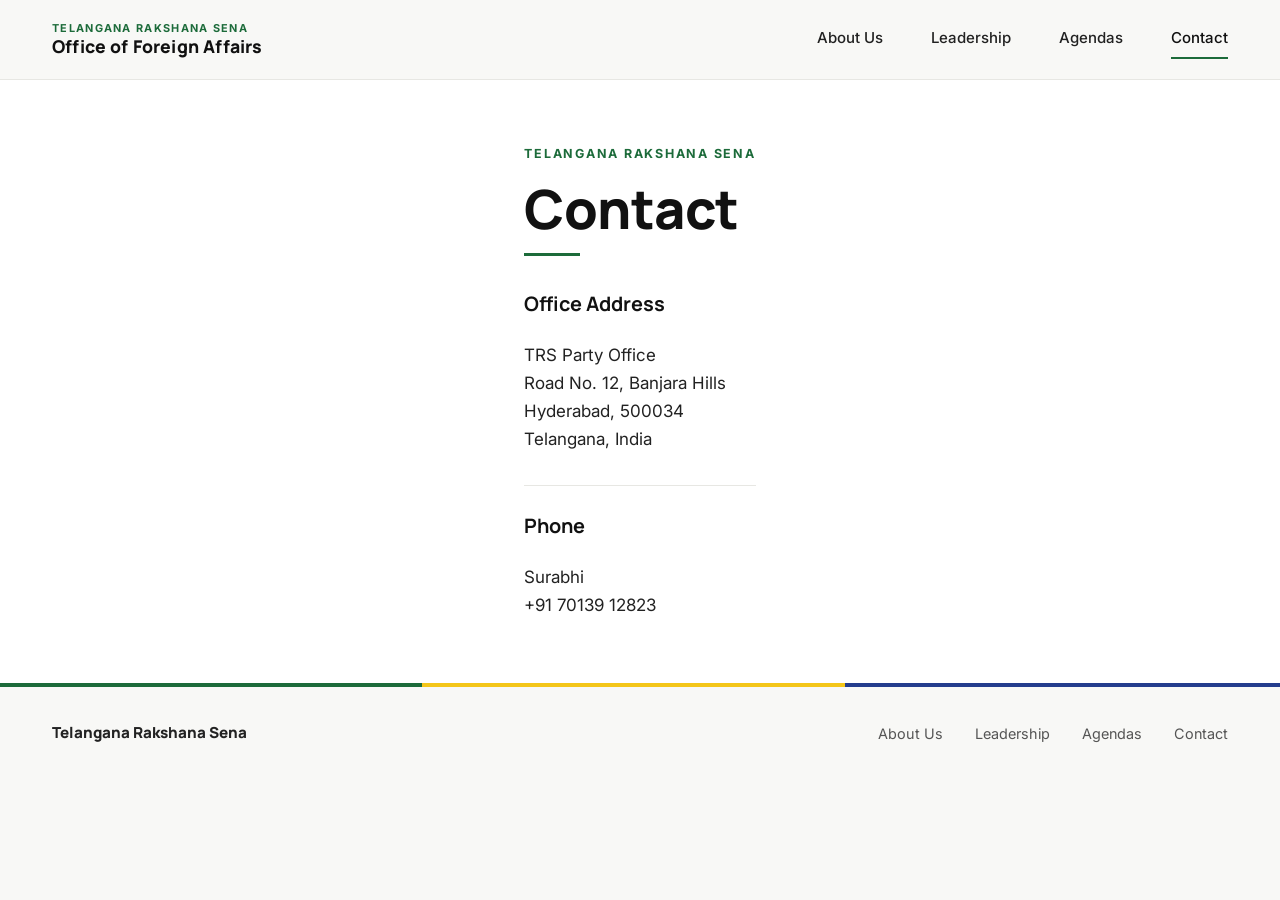
<file: contact.html>
<!DOCTYPE html>
<html lang="en">
<head>
<meta charset="UTF-8">
<meta name="viewport" content="width=device-width, initial-scale=1">
<title>Contact — Office of Foreign Affairs, TRS</title>
<link rel="preconnect" href="https://fonts.googleapis.com">
<link rel="preconnect" href="https://fonts.gstatic.com" crossorigin>
<link href="https://fonts.googleapis.com/css2?family=Inter:wght@400;500;600;700&family=Manrope:wght@700;800&display=swap" rel="stylesheet">
<link rel="stylesheet" href="css/styles.css">
</head>
<body>
<header class="site-header">
  <div class="header-inner">
    <div class="site-title"><a href="index.html"><span class="site-title-kicker">Telangana Rakshana Sena</span><span class="site-title-main">Office of Foreign Affairs</span></a></div>
    <button class="menu-toggle" aria-label="Toggle navigation" aria-expanded="false"><span></span><span></span><span></span></button>
    <nav class="primary-nav" aria-label="Primary">
      <ul class="nav-list">
        <li><a href="index.html">About Us</a></li>
        <li class="has-dropdown">
          <a href="leadership.html">Leadership</a>
          <ul class="dropdown">
            <li><a href="leadership.html#kavitha">Kalvakuntla Kavitha</a></li>
            <li><a href="leadership.html#surabhi">Surabhi</a></li>
            <li><a href="leadership.html#vijay">Vijay Gariney</a></li>
          </ul>
        </li>
        <li class="has-dropdown">
          <a href="agendas.html">Agendas</a>
          <ul class="dropdown">
            <li><a href="agendas.html#agenda-01">Historical Accountability and Formal British Acknowledgement</a></li>
            <li><a href="agendas.html#agenda-02">Telangana Students, Professionals and Visa Mobility</a></li>
            <li><a href="agendas.html#agenda-03">Fair Compensation and Value for Telangana's Technology Talent</a></li>
          </ul>
        </li>
        <li><a href="contact.html" aria-current="page">Contact</a></li>
      </ul>
    </nav>
  </div>
</header>

<main>
  <section class="py bg-white contact-minimal">
    <div class="wrap">
      <p class="eyebrow">Telangana Rakshana Sena</p>
      <h1 class="display display-page">Contact</h1>
      <hr class="rule">

      <div style="margin-top: var(--sp-4);">
        <h3 style="margin-top:0;">Office Address</h3>
        <p>TRS Party Office<br>
        Road No. 12, Banjara Hills<br>
        Hyderabad, 500034<br>
        Telangana, India</p>
      </div>

      <div style="margin-top: var(--sp-4); padding-top: var(--sp-3); border-top: 1px solid var(--gray-light);">
        <h3 style="margin-top:0;">Phone</h3>
        <p>Surabhi<br><a href="tel:+917013912823">+91 70139 12823</a></p>
      </div>
    </div>
  </section>
</main>

<div class="footer-line"></div>
<footer class="site-footer">
  <div class="wrap" style="display:flex; align-items:center; justify-content:space-between; flex-wrap:wrap; gap:16px;">
    <span class="footer-title">Telangana Rakshana Sena</span>
    <ul class="footer-links">
      <li><a href="index.html">About Us</a></li>
      <li><a href="leadership.html">Leadership</a></li>
      <li><a href="agendas.html">Agendas</a></li>
      <li><a href="contact.html">Contact</a></li>
    </ul>
  </div>
</footer>

<script src="js/main.js"></script>
</body>
</html>
</file>
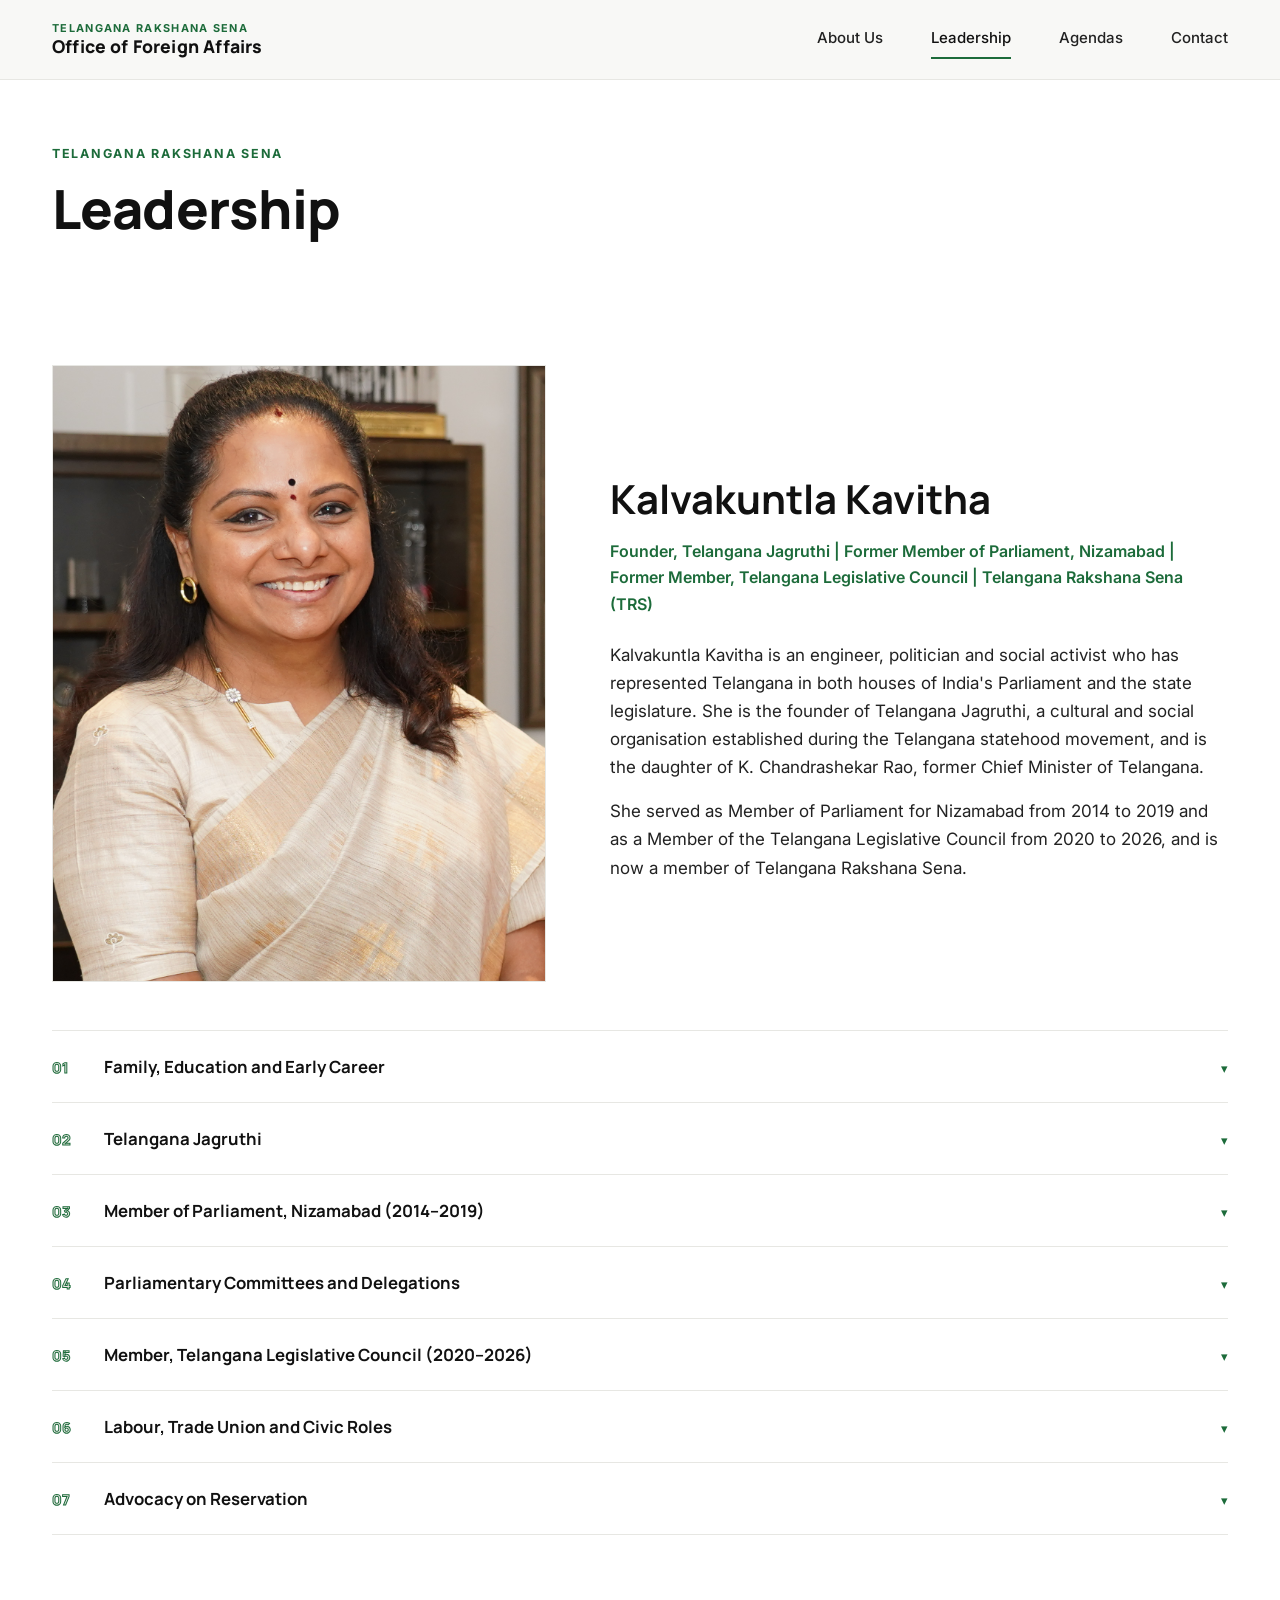
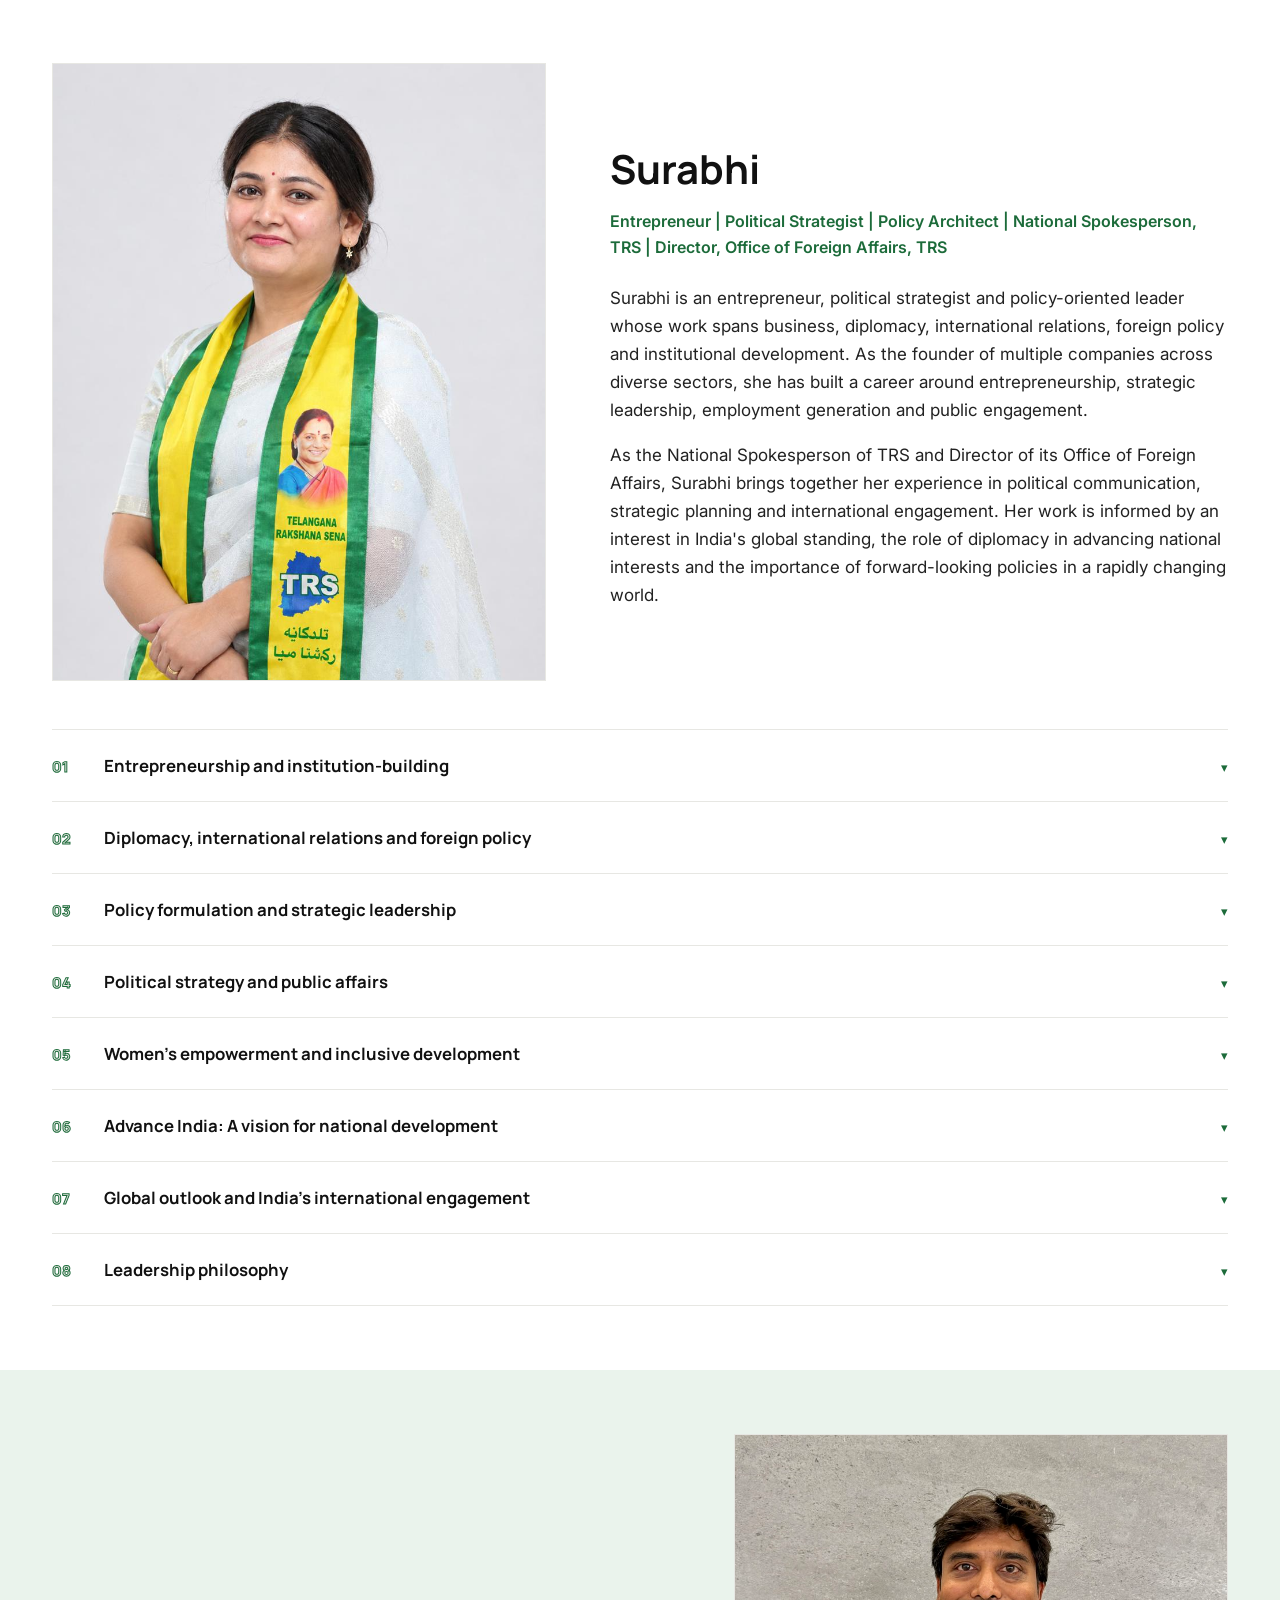
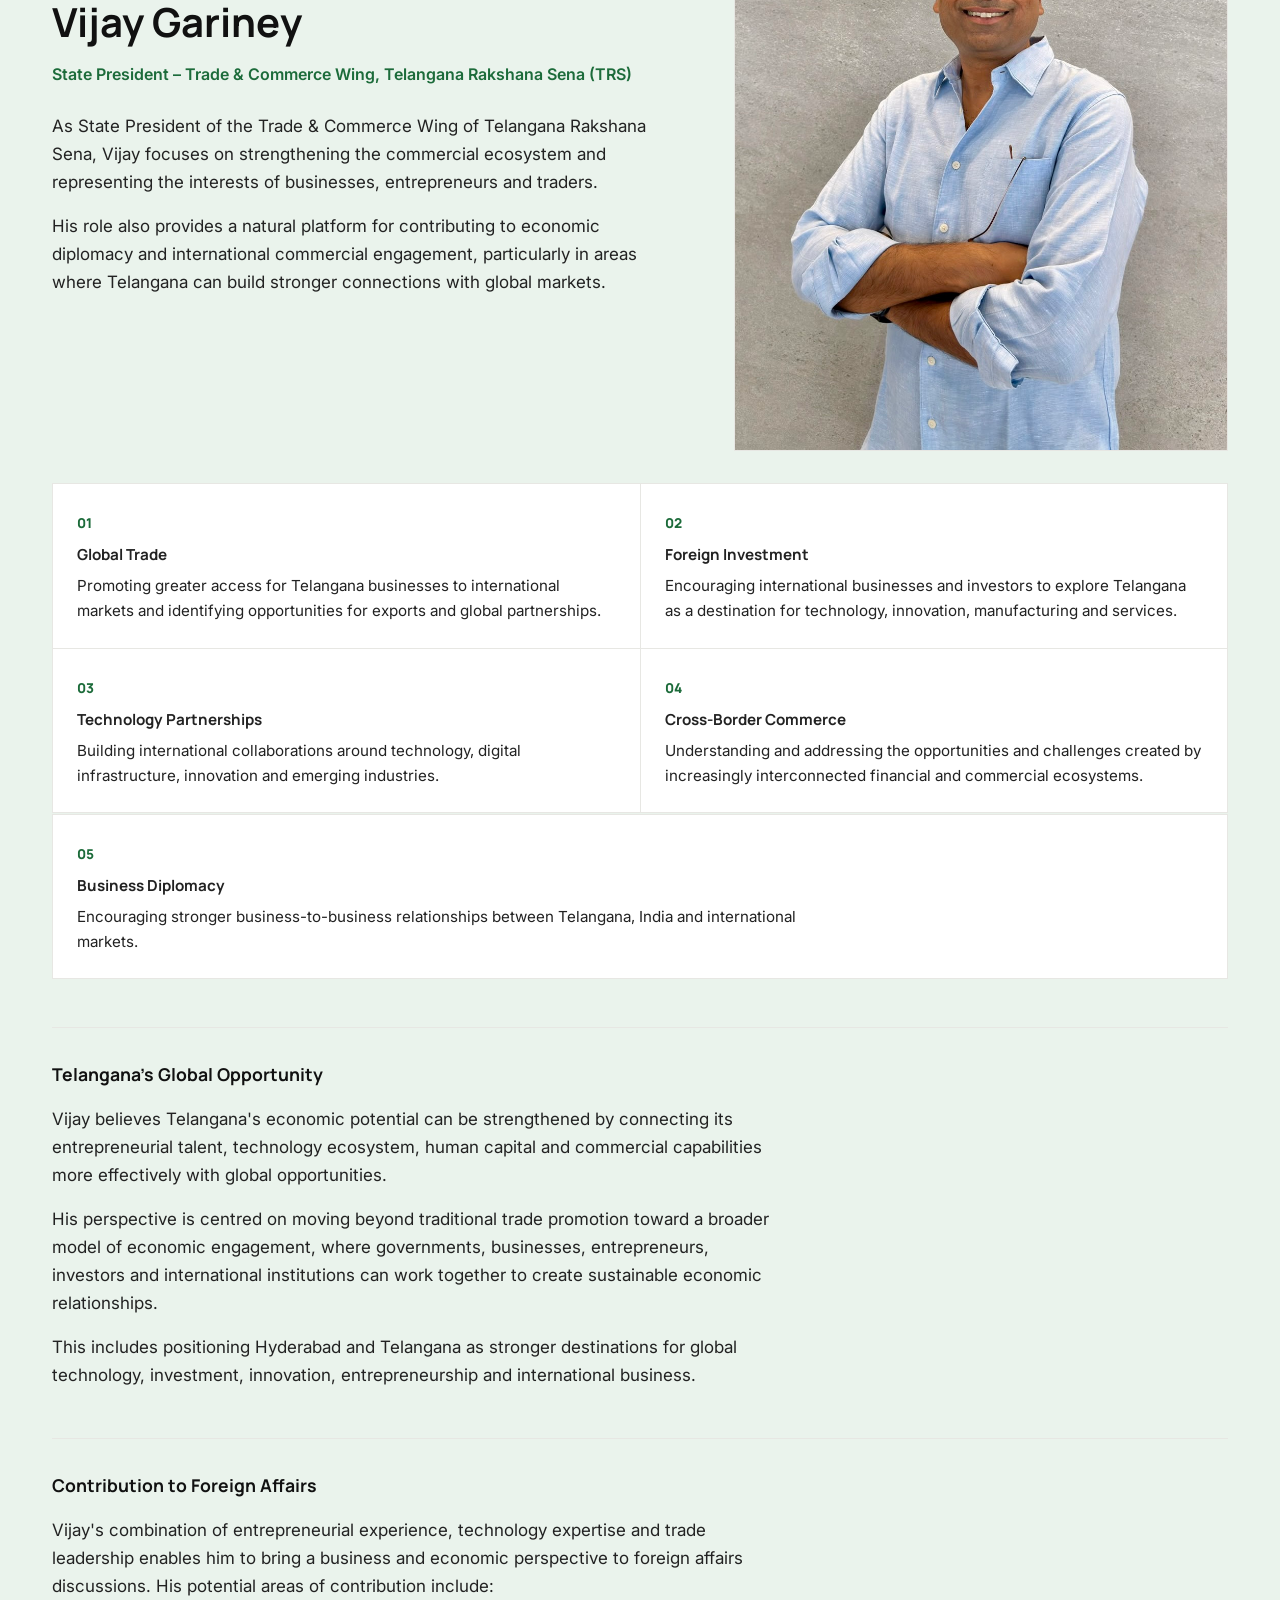
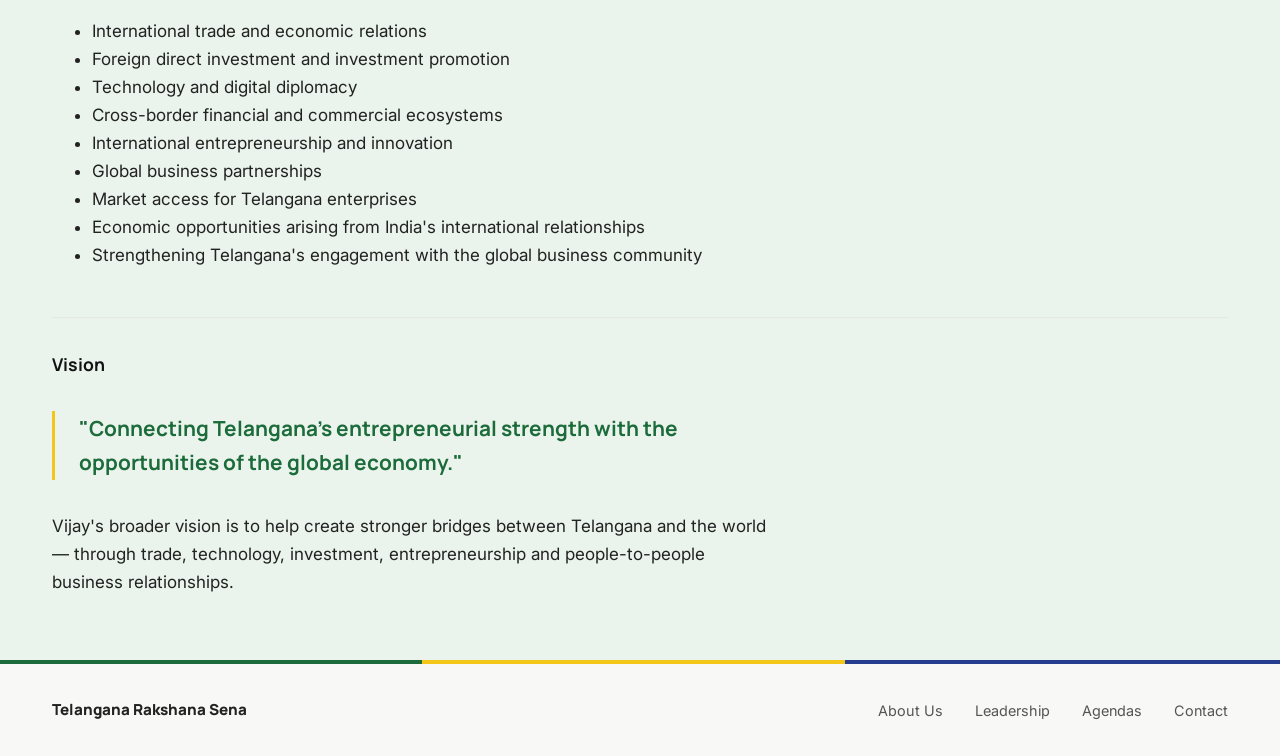
<file: leadership.html>
<!DOCTYPE html>
<html lang="en">
<head>
<meta charset="UTF-8">
<meta name="viewport" content="width=device-width, initial-scale=1">
<title>Leadership — Office of Foreign Affairs, TRS</title>
<link rel="preconnect" href="https://fonts.googleapis.com">
<link rel="preconnect" href="https://fonts.gstatic.com" crossorigin>
<link href="https://fonts.googleapis.com/css2?family=Inter:wght@400;500;600;700&family=Manrope:wght@700;800&display=swap" rel="stylesheet">
<link rel="stylesheet" href="css/styles.css">
</head>
<body>
<header class="site-header">
  <div class="header-inner">
    <div class="site-title"><a href="index.html"><span class="site-title-kicker">Telangana Rakshana Sena</span><span class="site-title-main">Office of Foreign Affairs</span></a></div>
    <button class="menu-toggle" aria-label="Toggle navigation" aria-expanded="false"><span></span><span></span><span></span></button>
    <nav class="primary-nav" aria-label="Primary">
      <ul class="nav-list">
        <li><a href="index.html">About Us</a></li>
        <li class="has-dropdown">
          <a href="leadership.html" aria-current="page">Leadership</a>
          <ul class="dropdown">
            <li><a href="leadership.html#kavitha">Kalvakuntla Kavitha</a></li>
            <li><a href="leadership.html#surabhi">Surabhi</a></li>
            <li><a href="leadership.html#vijay">Vijay Gariney</a></li>
          </ul>
        </li>
        <li class="has-dropdown">
          <a href="agendas.html">Agendas</a>
          <ul class="dropdown">
            <li><a href="agendas.html#agenda-01">Historical Accountability and Formal British Acknowledgement</a></li>
            <li><a href="agendas.html#agenda-02">Telangana Students, Professionals and Visa Mobility</a></li>
            <li><a href="agendas.html#agenda-03">Fair Compensation and Value for Telangana's Technology Talent</a></li>
          </ul>
        </li>
        <li><a href="contact.html">Contact</a></li>
      </ul>
    </nav>
  </div>
</header>

<main>

  <section class="py bg-white">
    <div class="wrap">
      <p class="eyebrow">Telangana Rakshana Sena</p>
      <h1 class="display display-page">Leadership</h1>
    </div>
  </section>

  <!-- KALVAKUNTLA KAVITHA -->
  <section class="py bg-white" id="kavitha">
    <div class="wrap">
      <div class="profile-hero">
        <div class="profile-photo">
          <img src="images/kavitha.jpg" alt="Portrait of Kalvakuntla Kavitha" style="object-position: center 15%;">
        </div>
        <div>
          <h2 class="profile-name">Kalvakuntla Kavitha</h2>
          <p class="profile-role">Founder, Telangana Jagruthi | Former Member of Parliament, Nizamabad | Former Member, Telangana Legislative Council | Telangana Rakshana Sena (TRS)</p>
          <p>Kalvakuntla Kavitha is an engineer, politician and social activist who has represented Telangana in both houses of India's Parliament and the state legislature. She is the founder of Telangana Jagruthi, a cultural and social organisation established during the Telangana statehood movement, and is the daughter of K. Chandrashekar Rao, former Chief Minister of Telangana.</p>
          <p>She served as Member of Parliament for Nizamabad from 2014 to 2019 and as a Member of the Telangana Legislative Council from 2020 to 2026, and is now a member of Telangana Rakshana Sena.</p>
        </div>
      </div>

      <div class="accordion-list">

        <div class="accordion-item">
          <button class="accordion-toggle" aria-expanded="false" aria-controls="k-1"><span class="a-num">01</span><span class="a-title">Family, Education and Early Career</span><span class="chevron" aria-hidden="true">&#9662;</span></button>
          <div class="accordion-body" id="k-1" hidden>
            <p>Kalvakuntla Kavitha was born on 13 March 1978 in Karimnagar, in present-day Telangana. She is the daughter of K. Chandrashekar Rao, former Chief Minister of Telangana and leader of the Telangana movement, and K. Shobha. Her brother is K. T. Rama Rao; her cousins include T. Harish Rao and Joginapally Santosh Kumar.</p>
            <p>She holds a bachelor's degree in engineering from the VNR Vignana Jyothi Institute of Engineering and Technology, Hyderabad, and a master's degree in computer science from the University of Southern Mississippi in the United States.</p>
            <p>She worked as an IT professional in the United States, moving there with her husband, Devanapalli Ramayagari Anil Kumar, in 2003, before returning to India in 2006 to take part in the Telangana movement.</p>
          </div>
        </div>

        <div class="accordion-item">
          <button class="accordion-toggle" aria-expanded="false" aria-controls="k-2"><span class="a-num">02</span><span class="a-title">Telangana Jagruthi</span><span class="chevron" aria-hidden="true">&#9662;</span></button>
          <div class="accordion-body" id="k-2" hidden>
            <p>In 2006, Kavitha founded Telangana Jagruthi, described as a cultural and social organisation dedicated to promoting Telangana's identity; it was formally registered in November 2007. Through the organisation, she mobilised the support of women, youth and society during the Telangana statehood struggle.</p>
            <p>In 2008, she worked with historians and archaeologists on initiatives to preserve Telangana's historical heritage, including conservation efforts at the Koti Lingala Temple. In 2010, she visited the Chenchu tribe in the Nallamala Forest and opposed deforestation and mining activity in the area.</p>
            <p>Telangana Jagruthi currently operates skill centres training 8,500 students across Telangana.</p>
          </div>
        </div>

        <div class="accordion-item">
          <button class="accordion-toggle" aria-expanded="false" aria-controls="k-3"><span class="a-num">03</span><span class="a-title">Member of Parliament, Nizamabad (2014–2019)</span><span class="chevron" aria-hidden="true">&#9662;</span></button>
          <div class="accordion-body" id="k-3" hidden>
            <p>Kavitha was elected to the Lok Sabha from the Nizamabad constituency, serving from 16 May 2014 to 23 May 2019. In the 2014 election, she won with 439,307 votes (42.49%), defeating the Indian National Congress's Madhu Yaskhi Goud by a margin of 167,184 votes.</p>
          </div>
        </div>

        <div class="accordion-item">
          <button class="accordion-toggle" aria-expanded="false" aria-controls="k-4"><span class="a-num">04</span><span class="a-title">Parliamentary Committees and Delegations</span><span class="chevron" aria-hidden="true">&#9662;</span></button>
          <div class="accordion-body" id="k-4" hidden>
            <p>During her time as a Member of Parliament, Kavitha served on the Estimates Committee and the Standing Committee on Commerce, and on the Consultative Committee for the Ministry of Rural Development, Panchayati Raj and Drinking Water and Sanitation. She was nominated to the steering committee of the Commonwealth Women Parliamentarians (CWP) India Region.</p>
            <p>She was also part of the Vice President's delegation to Cambodia and Laos, and the Lok Sabha Speaker's delegation to the European Parliament in Brussels, Belgium.</p>
          </div>
        </div>

        <div class="accordion-item">
          <button class="accordion-toggle" aria-expanded="false" aria-controls="k-5"><span class="a-num">05</span><span class="a-title">Member, Telangana Legislative Council (2020–2026)</span><span class="chevron" aria-hidden="true">&#9662;</span></button>
          <div class="accordion-body" id="k-5" hidden>
            <p>Kavitha was elected to the Telangana Legislative Council from the Nizamabad Local Authorities constituency in a bypoll in October 2020, winning 728 of 823 votes. She was elected unopposed for a second term in December 2021 and took oath as MLC on 19 January 2022.</p>
            <p>Her resignation from the Council was accepted by the Chairman, Gutha Sukender Reddy, on 6 January 2026.</p>
          </div>
        </div>

        <div class="accordion-item">
          <button class="accordion-toggle" aria-expanded="false" aria-controls="k-6"><span class="a-num">06</span><span class="a-title">Labour, Trade Union and Civic Roles</span><span class="chevron" aria-hidden="true">&#9662;</span></button>
          <div class="accordion-body" id="k-6" hidden>
            <p>Kavitha has held honorary leadership positions in several labour and civic organisations, including Honorary President of the Telangana Rashtra Vidyut Karmika Sangham (the electricity employees' union) and of the Telangana Anganwadi Workers and Helpers Association.</p>
            <p>In 2025, she was elected honorary president of the Hindusthan Mazdoor Sabha's Singareni Miners and Engineering Workers' Union. She was also elected the first state chief commissioner of the Telangana chapter of Bharat Scouts and Guides.</p>
          </div>
        </div>

        <div class="accordion-item">
          <button class="accordion-toggle" aria-expanded="false" aria-controls="k-7"><span class="a-num">07</span><span class="a-title">Advocacy on Reservation</span><span class="chevron" aria-hidden="true">&#9662;</span></button>
          <div class="accordion-body" id="k-7" hidden>
            <p>Kavitha has campaigned on the Women's Reservation Bill and on Backward Classes (BC) reservation. On 10 March 2025, she held a day-long hunger strike at Jantar Mantar, New Delhi, followed by a round-table conference on 15 March 2025 in New Delhi calling for the immediate introduction of the Women's Reservation Bill.</p>
            <p>On the BC reservation campaign, she held more than 20 round-table conferences across the state, launched a 72-hour hunger strike at Dharna Chowk on 4 August 2025 demanding 42% BC reservation (called off the same day after police denied permission), met with the Union Minister of State for Social Justice and Empowerment, Ramdas Athawale, and announced a state-wide Rail Roko protest for 17 July 2025 demanding central government approval of the 42% BC reservation bills.</p>
          </div>
        </div>

      </div>
    </div>
  </section>

  <!-- SURABHI -->
  <section class="py bg-white" id="surabhi">
    <div class="wrap">
      <div class="profile-hero">
        <div class="profile-photo">
          <img src="images/surabhi.jpg" alt="Portrait of Surabhi" style="object-position: center 12%;">
        </div>
        <div>
          <h2 class="profile-name">Surabhi</h2>
          <p class="profile-role">Entrepreneur | Political Strategist | Policy Architect | National Spokesperson, TRS | Director, Office of Foreign Affairs, TRS</p>
          <p>Surabhi is an entrepreneur, political strategist and policy-oriented leader whose work spans business, diplomacy, international relations, foreign policy and institutional development. As the founder of multiple companies across diverse sectors, she has built a career around entrepreneurship, strategic leadership, employment generation and public engagement.</p>
          <p>As the National Spokesperson of TRS and Director of its Office of Foreign Affairs, Surabhi brings together her experience in political communication, strategic planning and international engagement. Her work is informed by an interest in India's global standing, the role of diplomacy in advancing national interests and the importance of forward-looking policies in a rapidly changing world.</p>
        </div>
      </div>

      <div class="accordion-list">

        <div class="accordion-item">
          <button class="accordion-toggle" aria-expanded="false" aria-controls="s-1">
            <span class="a-num">01</span>
            <span class="a-title">Entrepreneurship and institution-building</span>
            <span class="chevron" aria-hidden="true">&#9662;</span>
          </button>
          <div class="accordion-body" id="s-1" hidden>
            <p>As the founder of numerous companies across different sectors, Surabhi has demonstrated a commitment to establishing and growing organisations, developing teams and creating sustainable business opportunities. Her entrepreneurial work encompasses business development, workforce expansion and employment generation, with a focus on connecting talent to opportunities and supporting the growth of India's workforce.</p>
            <p>Through her companies and the Advance India initiative, she has contributed to placing over one lakh people in employment. Her approach to entrepreneurship is grounded in the belief that building successful businesses can create wider economic opportunities, support social mobility and contribute to national development.</p>
            <p>Her vision extends beyond individual ventures to strengthening India's entrepreneurial and technological ecosystem. She advocates for greater investment in homegrown innovation, indigenous digital platforms and domestic technology capabilities. Through Advance India, she promotes the development of Indian alternatives in the digital economy, with a focus on data sovereignty, technological self-reliance and the creation of high-value employment.</p>
          </div>
        </div>

        <div class="accordion-item">
          <button class="accordion-toggle" aria-expanded="false" aria-controls="s-2">
            <span class="a-num">02</span>
            <span class="a-title">Diplomacy, international relations and foreign policy</span>
            <span class="chevron" aria-hidden="true">&#9662;</span>
          </button>
          <div class="accordion-body" id="s-2" hidden>
            <p>As Director of the Office of Foreign Affairs, TRS, Surabhi is focused on developing a structured approach to international engagement and strengthening the foundations for meaningful diplomatic dialogue. Her vision is to build institutional relationships with international political representatives, organisations and stakeholders while exploring opportunities for economic, technological and cultural cooperation.</p>
            <p>She views diplomacy as more than formal political interaction. In her approach, effective international relations involve a combination of strategic dialogue, economic partnerships, institutional cooperation and a clear understanding of geopolitical developments.</p>
            <p>Her interests in foreign policy include strategic diplomacy, international economic cooperation, emerging technologies, digital sovereignty and India's evolving role in global affairs. She places particular importance on connecting foreign policy objectives with practical outcomes, including investment, knowledge exchange, innovation and employment.</p>
            <p>Her vision for international affairs encompasses:</p>
            <ul>
              <li><strong>Strategic diplomacy:</strong> Establishing structured channels for international dialogue and developing enduring relationships with political, economic and institutional stakeholders.</li>
              <li><strong>Foreign policy formulation:</strong> Developing forward-looking policy frameworks that account for geopolitical developments, national priorities, economic interests and emerging international challenges.</li>
              <li><strong>Economic diplomacy:</strong> Exploring opportunities for international trade, investment, entrepreneurship and business partnerships that can contribute to India's economic development.</li>
              <li><strong>Technology and digital diplomacy:</strong> Encouraging international collaboration in emerging technologies while supporting India's digital sovereignty and domestic innovation.</li>
              <li><strong>Institutional cooperation:</strong> Developing frameworks for engagement between Indian and international institutions, with clearly defined priorities and practical objectives.</li>
              <li><strong>Global positioning:</strong> Encouraging greater participation in international discussions on technology, economic development, governance and strategic cooperation.</li>
            </ul>
            <p>Surabhi believes that effective diplomacy requires strategic foresight, detailed policy understanding and the ability to translate international relationships into meaningful institutional and economic outcomes.</p>
          </div>
        </div>

        <div class="accordion-item">
          <button class="accordion-toggle" aria-expanded="false" aria-controls="s-3">
            <span class="a-num">03</span>
            <span class="a-title">Policy formulation and strategic leadership</span>
            <span class="chevron" aria-hidden="true">&#9662;</span>
          </button>
          <div class="accordion-body" id="s-3" hidden>
            <p>Policy development is a significant part of Surabhi's professional interests and leadership vision. She believes that sound policymaking requires an understanding of complex issues, careful consideration of available approaches and the ability to turn strategic ideas into workable institutional frameworks.</p>
            <p>Her policy interests span foreign affairs, economic development, technology, employment generation and women's empowerment. She is particularly interested in how policies can address emerging challenges, strengthen institutional capacity and support long-term development.</p>
            <p>Her approach to policy formulation emphasises research-informed thinking, clear strategic objectives, institutional accountability and effective implementation. She places importance on identifying the relationship between domestic priorities and international developments, especially in areas such as technology, economic diplomacy and geopolitical cooperation.</p>
            <p>She sees policymaking as an ongoing process that requires collaboration across sectors, engagement with stakeholders and the ability to adapt to changing circumstances.</p>
          </div>
        </div>

        <div class="accordion-item">
          <button class="accordion-toggle" aria-expanded="false" aria-controls="s-4">
            <span class="a-num">04</span>
            <span class="a-title">Political strategy and public affairs</span>
            <span class="chevron" aria-hidden="true">&#9662;</span>
          </button>
          <div class="accordion-body" id="s-4" hidden>
            <p>Surabhi has worked as a political strategist in the United States elections of 2012 and 2026, bringing an international dimension to her experience in political strategy and campaign-related work.</p>
            <p>As the National Spokesperson of TRS, she participates in public communication and political discourse, articulating party positions and engaging with public affairs. Her role reflects an interest in communicating political perspectives, addressing issues of public importance and contributing to discussions on social and economic development.</p>
            <p>Her experience in political strategy complements her broader work in policy and international relations. She recognises the importance of clear communication, strategic planning and effective engagement in helping institutions explain their objectives and connect with the public.</p>
          </div>
        </div>

        <div class="accordion-item">
          <button class="accordion-toggle" aria-expanded="false" aria-controls="s-5">
            <span class="a-num">05</span>
            <span class="a-title">Women's empowerment and inclusive development</span>
            <span class="chevron" aria-hidden="true">&#9662;</span>
          </button>
          <div class="accordion-body" id="s-5" hidden>
            <p>A central pillar of Surabhi's professional and public vision is her commitment to women's empowerment. She believes that women should have meaningful opportunities to participate in entrepreneurship, governance, politics, policymaking and international engagement.</p>
            <p>Her vision goes beyond representation, emphasising women's involvement in leadership and decision-making. She considers financial independence, employment, entrepreneurship and access to leadership opportunities essential to expanding women's participation in economic and public life.</p>
            <p>Through her business and public engagements, she seeks to encourage greater opportunities for women to lead organisations, influence policy and contribute to the development of their communities.</p>
          </div>
        </div>

        <div class="accordion-item">
          <button class="accordion-toggle" aria-expanded="false" aria-controls="s-6">
            <span class="a-num">06</span>
            <span class="a-title">Advance India: A vision for national development</span>
            <span class="chevron" aria-hidden="true">&#9662;</span>
          </button>
          <div class="accordion-body" id="s-6" hidden>
            <p>Through the Advance India initiative, Surabhi has championed a vision of national development focused on technological independence, employment generation, indigenous innovation and institution-building.</p>
            <p>The initiative promotes the development of Indian digital platforms and technology infrastructure, with particular emphasis on data sovereignty and the growth of domestic capabilities.</p>
            <p>Her vision includes encouraging an ecosystem in which Indian businesses can develop original technologies, compete in international markets and create employment opportunities for the country's growing workforce.</p>
          </div>
        </div>

        <div class="accordion-item">
          <button class="accordion-toggle" aria-expanded="false" aria-controls="s-7">
            <span class="a-num">07</span>
            <span class="a-title">Global outlook and India's international engagement</span>
            <span class="chevron" aria-hidden="true">&#9662;</span>
          </button>
          <div class="accordion-body" id="s-7" hidden>
            <p>Surabhi's experience in entrepreneurship, political strategy and public affairs informs her interest in India's position in an increasingly interconnected world. She recognises that economic growth, technological development and international relations are closely linked.</p>
            <p>Her international outlook is centred on constructive diplomacy, strategic cooperation and the development of lasting institutional relationships.</p>
            <p>Her vision is to contribute to a globally engaged India that continues to strengthen its domestic capabilities while building productive relationships with the international community.</p>
          </div>
        </div>

        <div class="accordion-item">
          <button class="accordion-toggle" aria-expanded="false" aria-controls="s-8">
            <span class="a-num">08</span>
            <span class="a-title">Leadership philosophy</span>
            <span class="chevron" aria-hidden="true">&#9662;</span>
          </button>
          <div class="accordion-body" id="s-8" hidden>
            <p>At the heart of Surabhi's work is a belief that leadership is defined by the ability to build institutions, develop people, formulate meaningful policies and create lasting opportunities.</p>
            <p>She approaches leadership as a responsibility to think strategically, act with purpose and create pathways for others to participate in economic and public life. Her work brings together entrepreneurship, policy development, diplomacy and women's empowerment in pursuit of a broader vision of national progress.</p>
            <p>Surabhi's overarching vision is to combine entrepreneurial leadership, strategic policymaking and effective international engagement to strengthen institutions, expand opportunities for women and young people, advance India's technological and economic capabilities, and contribute to India's growing role on the global stage.</p>
          </div>
        </div>

      </div>
    </div>
  </section>

  <!-- VIJAY GARINEY -->
  <section class="py bg-green-pale" id="vijay">
    <div class="wrap">
      <div class="profile-hero reverse">
        <div class="profile-photo">
          <img src="images/vijay.jpg" alt="Portrait of Vijay Gariney">
        </div>
        <div>
          <h2 class="profile-name">Vijay Gariney</h2>
          <p class="profile-role">State President – Trade &amp; Commerce Wing, Telangana Rakshana Sena (TRS)</p>
          <p>As State President of the Trade &amp; Commerce Wing of Telangana Rakshana Sena, Vijay focuses on strengthening the commercial ecosystem and representing the interests of businesses, entrepreneurs and traders.</p>
          <p>His role also provides a natural platform for contributing to economic diplomacy and international commercial engagement, particularly in areas where Telangana can build stronger connections with global markets.</p>
        </div>
      </div>

      <div class="interest-grid">
        <div class="interest-item">
          <span class="num">01</span>
          <p class="term">Global Trade</p>
          <p>Promoting greater access for Telangana businesses to international markets and identifying opportunities for exports and global partnerships.</p>
        </div>
        <div class="interest-item">
          <span class="num">02</span>
          <p class="term">Foreign Investment</p>
          <p>Encouraging international businesses and investors to explore Telangana as a destination for technology, innovation, manufacturing and services.</p>
        </div>
        <div class="interest-item">
          <span class="num">03</span>
          <p class="term">Technology Partnerships</p>
          <p>Building international collaborations around technology, digital infrastructure, innovation and emerging industries.</p>
        </div>
        <div class="interest-item">
          <span class="num">04</span>
          <p class="term">Cross-Border Commerce</p>
          <p>Understanding and addressing the opportunities and challenges created by increasingly interconnected financial and commercial ecosystems.</p>
        </div>
      </div>
      <div class="interest-grid" style="grid-template-columns: 1fr; margin-top: 1px;">
        <div class="interest-item">
          <span class="num">05</span>
          <p class="term">Business Diplomacy</p>
          <p>Encouraging stronger business-to-business relationships between Telangana, India and international markets.</p>
        </div>
      </div>

      <div class="editorial-block">
        <h3>Telangana's Global Opportunity</h3>
        <p>Vijay believes Telangana's economic potential can be strengthened by connecting its entrepreneurial talent, technology ecosystem, human capital and commercial capabilities more effectively with global opportunities.</p>
        <p>His perspective is centred on moving beyond traditional trade promotion toward a broader model of economic engagement, where governments, businesses, entrepreneurs, investors and international institutions can work together to create sustainable economic relationships.</p>
        <p>This includes positioning Hyderabad and Telangana as stronger destinations for global technology, investment, innovation, entrepreneurship and international business.</p>
      </div>

      <div class="editorial-block">
        <h3>Contribution to Foreign Affairs</h3>
        <p>Vijay's combination of entrepreneurial experience, technology expertise and trade leadership enables him to bring a business and economic perspective to foreign affairs discussions. His potential areas of contribution include:</p>
        <ul>
          <li>International trade and economic relations</li>
          <li>Foreign direct investment and investment promotion</li>
          <li>Technology and digital diplomacy</li>
          <li>Cross-border financial and commercial ecosystems</li>
          <li>International entrepreneurship and innovation</li>
          <li>Global business partnerships</li>
          <li>Market access for Telangana enterprises</li>
          <li>Economic opportunities arising from India's international relationships</li>
          <li>Strengthening Telangana's engagement with the global business community</li>
        </ul>
      </div>

      <div class="editorial-block">
        <h3>Vision</h3>
        <p class="quote-block">"Connecting Telangana's entrepreneurial strength with the opportunities of the global economy."</p>
        <p>Vijay's broader vision is to help create stronger bridges between Telangana and the world — through trade, technology, investment, entrepreneurship and people-to-people business relationships.</p>
      </div>

    </div>
  </section>

</main>

<div class="footer-line"></div>
<footer class="site-footer">
  <div class="wrap" style="display:flex; align-items:center; justify-content:space-between; flex-wrap:wrap; gap:16px;">
    <span class="footer-title">Telangana Rakshana Sena</span>
    <ul class="footer-links">
      <li><a href="index.html">About Us</a></li>
      <li><a href="leadership.html">Leadership</a></li>
      <li><a href="agendas.html">Agendas</a></li>
      <li><a href="contact.html">Contact</a></li>
    </ul>
  </div>
</footer>

<script src="js/main.js"></script>
</body>
</html>
</file>
<file: css/styles.css>
/* Telangana Rakshana Sena — editorial institutional design system */

:root {
  --yellow: #F4C619;
  --green: #1C6B3A;
  --green-pale: #EAF3EC;
  --blue: #243D8D;
  --ink: #111111;
  --charcoal: #222222;
  --offwhite: #F8F8F6;
  --gray-light: #E7E7E3;
  --yellow-pale: #FBF1CE;
  --white: #FFFFFF;

  --sp-1: 8px;
  --sp-2: 16px;
  --sp-3: 24px;
  --sp-4: 32px;
  --sp-5: 48px;
  --sp-6: 64px;
  --sp-7: 96px;

  --max-width: 1240px;
  --content-max: 720px;
}

* { box-sizing: border-box; }
html { scroll-behavior: smooth; }

body {
  margin: 0;
  background: var(--offwhite);
  color: var(--charcoal);
  font-family: "Inter", -apple-system, "Segoe UI", Roboto, Helvetica, Arial, sans-serif;
  line-height: 1.65;
  font-size: 17px;
  -webkit-font-smoothing: antialiased;
}

h1, h2, h3, .display {
  font-family: "Manrope", "Inter", sans-serif;
  color: var(--ink);
}

a { color: inherit; text-decoration: none; }
img { max-width: 100%; display: block; }

.wrap {
  max-width: var(--max-width);
  margin: 0 auto;
  padding: 0 var(--sp-4);
}

@media (max-width: 640px) {
  .wrap { padding: 0 var(--sp-3); }
}

.eyebrow {
  font-family: "Inter", sans-serif;
  font-weight: 700;
  font-size: 0.78rem;
  letter-spacing: 0.14em;
  text-transform: uppercase;
  color: var(--green);
  margin: 0 0 var(--sp-2);
}

.rule {
  border: none;
  border-top: 3px solid var(--green);
  width: 56px;
  margin: var(--sp-2) 0 var(--sp-4);
}

.rule-thin {
  border: none;
  border-top: 1px solid var(--gray-light);
}

/* ===================== HEADER / NAV ===================== */

header.site-header {
  position: sticky;
  top: 0;
  z-index: 50;
  background: var(--offwhite);
  border-bottom: 1px solid var(--gray-light);
}

.header-inner {
  max-width: var(--max-width);
  margin: 0 auto;
  padding: 20px 32px;
  display: flex;
  align-items: center;
  justify-content: space-between;
}

.site-title a {
  display: flex;
  flex-direction: column;
  line-height: 1.25;
}
.site-title-kicker {
  font-family: "Inter", sans-serif;
  font-weight: 700;
  font-size: 0.68rem;
  letter-spacing: 0.12em;
  text-transform: uppercase;
  color: var(--green);
}
.site-title-main {
  font-family: "Manrope", sans-serif;
  font-weight: 800;
  font-size: 1.1rem;
  letter-spacing: 0.01em;
  color: var(--ink);
}

.menu-toggle {
  display: none;
  background: none;
  border: 1px solid var(--gray-light);
  border-radius: 3px;
  width: 42px;
  height: 42px;
  cursor: pointer;
  padding: 0;
}
.menu-toggle span {
  display: block;
  width: 20px;
  height: 2px;
  background: var(--ink);
  margin: 5px auto;
}

nav.primary-nav > ul.nav-list {
  list-style: none;
  display: flex;
  gap: var(--sp-5);
  margin: 0;
  padding: 0;
}

.nav-list > li { position: relative; }

.nav-list > li > a {
  font-size: 0.94rem;
  font-weight: 500;
  color: var(--charcoal);
  padding: 6px 0;
  border-bottom: 2px solid transparent;
  display: inline-block;
}
.nav-list > li > a:hover,
.nav-list > li > a[aria-current="page"] {
  color: var(--ink);
  border-bottom-color: var(--green);
}

.dropdown {
  list-style: none;
  margin: 0;
  padding: var(--sp-2);
  position: absolute;
  top: 100%;
  left: 0;
  min-width: 200px;
  background: var(--white);
  border: 1px solid var(--gray-light);
  box-shadow: 0 12px 24px rgba(0,0,0,0.06);
  display: none;
}
.has-dropdown:hover .dropdown,
.has-dropdown:focus-within .dropdown {
  display: block;
}
.dropdown li a {
  display: block;
  padding: 8px 10px;
  font-size: 0.9rem;
  color: var(--charcoal);
  border-radius: 3px;
}
.dropdown li a:hover { background: var(--green-pale); color: var(--green); }

@media (max-width: 860px) {
  .menu-toggle { display: block; }
  nav.primary-nav {
    display: none;
    width: 100%;
    order: 3;
  }
  nav.primary-nav.open { display: block; }
  .header-inner { flex-wrap: wrap; }
  .nav-list { flex-direction: column; gap: 0; width: 100%; }
  .nav-list > li { border-top: 1px solid var(--gray-light); width: 100%; }
  .nav-list > li > a { display: block; padding: 14px 0; width: 100%; }
  .dropdown {
    display: block !important;
    position: static;
    box-shadow: none;
    border: none;
    background: var(--green-pale);
    padding: 4px var(--sp-2) var(--sp-2);
  }
}

/* ===================== MAIN LAYOUT ===================== */

main { display: block; }

section.py { padding: var(--sp-6) 0; }
@media (max-width: 640px) { section.py { padding: var(--sp-5) 0; } }

section.bg-green { background: var(--green); color: var(--white); }
section.bg-green .eyebrow { color: var(--yellow); }
section.bg-green-pale { background: var(--green-pale); }
section.bg-yellow-pale { background: var(--yellow-pale); }
section.bg-white { background: var(--white); }
section.bg-ink { background: var(--ink); color: var(--white); }

.display {
  font-weight: 800;
  letter-spacing: -0.01em;
  line-height: 1.05;
  margin: 0;
}
.display-hero { font-size: clamp(2.75rem, 6vw, 4.75rem); }
.display-page { font-size: clamp(2.25rem, 5vw, 3.375rem); }
.display-section { font-size: clamp(1.5rem, 3vw, 2.1rem); }

.lede {
  font-size: 1.15rem;
  color: #4a4a4a;
  max-width: var(--content-max);
  margin: var(--sp-2) 0 0;
}
section.bg-green .lede { color: rgba(255,255,255,0.85); }

p { margin: 0 0 var(--sp-2); max-width: var(--content-max); }
p:last-child { margin-bottom: 0; }

/* 12-col grid */
.grid {
  display: grid;
  grid-template-columns: repeat(12, 1fr);
  gap: var(--sp-4);
}
@media (max-width: 1024px) {
  .grid { grid-template-columns: repeat(8, 1fr); }
}
@media (max-width: 640px) {
  .grid { grid-template-columns: repeat(4, 1fr); gap: var(--sp-3); }
}

/* ===================== HERO ===================== */

.hero-grid {
  display: grid;
  grid-template-columns: 1.15fr 0.85fr;
  gap: var(--sp-6);
  align-items: center;
}
@media (max-width: 900px) {
  .hero-grid { grid-template-columns: 1fr; gap: var(--sp-4); }
}

.identity-panel {
  aspect-ratio: 387 / 516;
  position: relative;
  background: var(--white);
  border: 1px solid var(--gray-light);
  overflow: hidden;
}
.identity-panel .blk { position: absolute; }
.identity-panel .blk.green  { background: var(--green); }
.identity-panel .blk.yellow { background: var(--yellow); }
.identity-panel .blk.blue   { background: var(--blue); }
.identity-panel .blk.ink    { background: var(--ink); }

/* ===================== FRAMEWORK GRID (numbered terms) ===================== */

.framework-grid {
  display: grid;
  grid-template-columns: repeat(3, 1fr);
  gap: 1px;
  background: var(--gray-light);
  border: 1px solid var(--gray-light);
}
@media (max-width: 640px) {
  .framework-grid { grid-template-columns: repeat(2, minmax(0, 1fr)); }
}
@media (max-width: 420px) {
  .framework-grid { grid-template-columns: 1fr; }
}
.framework-item {
  background: var(--white);
  padding: var(--sp-4);
  min-height: 140px;
  overflow-wrap: break-word;
  display: flex;
  flex-direction: column;
  justify-content: space-between;
}
.framework-item .num {
  font-family: "Manrope", sans-serif;
  font-weight: 800;
  font-size: 0.85rem;
  color: var(--gray-light);
  -webkit-text-stroke: 1px var(--green);
}
.framework-item .term {
  font-family: "Manrope", sans-serif;
  font-weight: 700;
  font-size: 1.15rem;
  margin-top: var(--sp-3);
}

/* ===================== FOREIGN RELATIONS SPLIT ===================== */

.split-grid {
  display: grid;
  grid-template-columns: 260px 1fr;
  gap: var(--sp-6);
  align-items: start;
}
@media (max-width: 860px) {
  .split-grid { grid-template-columns: 1fr; gap: var(--sp-3); }
}

.vertical-label {
  font-family: "Manrope", sans-serif;
  font-weight: 800;
  font-size: clamp(1.5rem, 3vw, 2rem);
  line-height: 1.15;
  text-transform: uppercase;
  color: var(--yellow);
}

.tag-row { display: flex; flex-wrap: wrap; gap: var(--sp-2); margin-top: var(--sp-4); }
.tag {
  border: 1px solid rgba(255,255,255,0.35);
  color: var(--white);
  font-size: 0.85rem;
  font-weight: 600;
  padding: 6px 14px;
  border-radius: 999px;
}

/* ===================== COMPARISON ===================== */

.compare-grid {
  display: grid;
  grid-template-columns: 1fr 1px 1fr;
  gap: var(--sp-5);
}
@media (max-width: 860px) {
  .compare-grid { grid-template-columns: 1fr; gap: var(--sp-4); }
  .compare-grid .divider { display: none; }
}
.compare-grid .divider { background: var(--yellow); width: 1px; height: 100%; }
.compare-col h3 {
  font-size: 1.1rem;
  text-transform: uppercase;
  letter-spacing: 0.04em;
  margin: 0 0 var(--sp-3);
}
.compare-col ul { padding-left: 18px; margin: 0; }
.compare-col li { margin-bottom: 10px; }
.compare-caption {
  margin-top: var(--sp-5);
  padding-top: var(--sp-4);
  border-top: 1px solid var(--gray-light);
  color: #555;
  font-size: 0.95rem;
}

/* ===================== CLOSING STATEMENT ===================== */

.statement {
  font-family: "Manrope", sans-serif;
  font-weight: 800;
  font-size: clamp(1.75rem, 4vw, 3rem);
  line-height: 1.25;
  text-align: center;
  max-width: 900px;
  margin: 0 auto;
}

/* ===================== LEADERSHIP ===================== */

.profile-hero {
  display: grid;
  grid-template-columns: 42% 1fr;
  gap: var(--sp-6);
  align-items: center;
}
.profile-hero.reverse { grid-template-columns: 1fr 42%; }
.profile-hero.reverse .profile-photo { order: 2; }
@media (max-width: 860px) {
  .profile-hero, .profile-hero.reverse { grid-template-columns: 1fr; }
  .profile-hero.reverse .profile-photo { order: -1; }
}

.profile-photo {
  aspect-ratio: 4 / 5;
  max-height: 620px;
  overflow: hidden;
  border: 1px solid var(--gray-light);
}
.profile-photo img { width: 100%; height: 100%; object-fit: cover; transition: transform 0.25s ease; }
.profile-photo:hover img { transform: scale(1.02); }

.profile-name { font-size: clamp(1.75rem, 3.5vw, 2.5rem); margin: 0 0 6px; }
.profile-role { color: var(--green); font-weight: 600; font-size: 1rem; margin-bottom: var(--sp-3); }

.accordion-list { margin-top: var(--sp-5); border-top: 1px solid var(--gray-light); }
.accordion-item { border-bottom: 1px solid var(--gray-light); }
.accordion-toggle {
  width: 100%;
  display: flex;
  align-items: baseline;
  gap: var(--sp-3);
  background: none;
  border: none;
  text-align: left;
  padding: var(--sp-3) 0;
  cursor: pointer;
  font-family: "Manrope", sans-serif;
}
.accordion-toggle .a-num {
  font-weight: 800;
  color: var(--gray-light);
  -webkit-text-stroke: 1px var(--green);
  font-size: 0.9rem;
  min-width: 28px;
}
.accordion-toggle .a-title {
  flex: 1;
  font-weight: 700;
  font-size: 1.05rem;
  color: var(--ink);
}
.accordion-toggle .chevron { color: var(--green); transition: transform 0.2s ease; }
.accordion-toggle[aria-expanded="true"] .chevron { transform: rotate(180deg); }
.accordion-body { padding: 0 0 var(--sp-4) 44px; }
.accordion-body[hidden] { display: none; }

.interest-grid {
  display: grid;
  grid-template-columns: repeat(2, 1fr);
  gap: 1px;
  background: var(--gray-light);
  border: 1px solid var(--gray-light);
  margin-top: var(--sp-4);
}
@media (max-width: 640px) { .interest-grid { grid-template-columns: 1fr; } }
.interest-item { background: var(--white); padding: var(--sp-3); }
.interest-item .num { font-weight: 800; color: var(--green); font-family: "Manrope", sans-serif; font-size: 0.85rem; }
.interest-item .term { font-weight: 700; margin: 6px 0 6px; font-family: "Manrope", sans-serif; }
.interest-item p { font-size: 0.95rem; margin: 0; }

.editorial-block { margin-top: var(--sp-5); padding-top: var(--sp-4); border-top: 1px solid var(--gray-light); }
.editorial-block h3 { font-size: 1.1rem; margin: 0 0 var(--sp-2); }

.note {
  color: #6b6b6b;
  font-size: 0.9rem;
  border-left: 3px solid var(--gray-light);
  padding-left: 14px;
}

.quote-block {
  font-family: "Manrope", sans-serif;
  font-weight: 700;
  font-size: 1.3rem;
  color: var(--green);
  border-left: 3px solid var(--yellow);
  padding-left: var(--sp-3);
  margin: var(--sp-4) 0;
}

/* ===================== AGENDAS PAGE ===================== */

.agenda-layout {
  display: grid;
  grid-template-columns: 200px 1fr;
  gap: var(--sp-6);
}
@media (max-width: 860px) {
  .agenda-layout { grid-template-columns: 1fr; }
}

.agenda-index {
  position: sticky;
  top: 100px;
  align-self: start;
  list-style: none;
  margin: 0;
  padding: 0;
}
.agenda-index li { margin-bottom: var(--sp-3); }
.agenda-index a {
  display: block;
  font-size: 0.85rem;
  font-weight: 600;
  color: #888;
  border-left: 2px solid var(--gray-light);
  padding-left: 14px;
}
.agenda-index a .idx-num { display: block; font-family: "Manrope", sans-serif; font-weight: 800; color: var(--gray-light); -webkit-text-stroke: 1px currentColor; margin-bottom: 2px; }
.agenda-index a.active { color: var(--ink); border-left-color: var(--green); }

@media (max-width: 860px) {
  .agenda-index {
    position: sticky;
    top: 65px;
    display: flex;
    gap: var(--sp-3);
    overflow-x: auto;
    padding: var(--sp-2) 0;
    background: var(--offwhite);
    z-index: 10;
  }
  .agenda-index li { margin-bottom: 0; flex-shrink: 0; }
  .agenda-index a { border-left: none; border-bottom: 2px solid var(--gray-light); padding: 0 0 6px; white-space: nowrap; }
  .agenda-index a.active { border-bottom-color: var(--green); }
}

.agenda-section { padding: var(--sp-6) 0; border-bottom: 1px solid var(--gray-light); scroll-margin-top: 100px; }
.agenda-section:last-child { border-bottom: none; }
.agenda-header-grid {
  display: grid;
  grid-template-columns: 160px 1fr;
  gap: var(--sp-4);
  margin-bottom: var(--sp-4);
}
@media (max-width: 640px) { .agenda-header-grid { grid-template-columns: 1fr; } }
.agenda-big-num {
  font-family: "Manrope", sans-serif;
  font-weight: 800;
  font-size: clamp(3rem, 7vw, 5rem);
  color: var(--gray-light);
  -webkit-text-stroke: 1px var(--green);
  line-height: 1;
}
.agenda-header-grid h2 {
  font-size: clamp(1.4rem, 3vw, 2rem);
  line-height: 1.2;
  margin: 0;
  text-transform: uppercase;
}

.deliverable-panel {
  border: 1px solid var(--gray-light);
  background: var(--white);
  padding: var(--sp-4);
  margin-top: var(--sp-3);
}
.deliverable-panel h3 {
  font-size: 0.85rem;
  letter-spacing: 0.08em;
  text-transform: uppercase;
  color: var(--green);
  margin: 0 0 var(--sp-3);
}
.deliverable-panel ol { margin: 0; padding-left: 20px; }
.deliverable-panel li { margin-bottom: 8px; }

.priority-grid {
  display: grid;
  grid-template-columns: repeat(2, 1fr);
  gap: 1px;
  background: var(--gray-light);
  border: 1px solid var(--gray-light);
  margin-top: var(--sp-3);
}
@media (max-width: 640px) { .priority-grid { grid-template-columns: 1fr; } }
.priority-item { background: var(--white); padding: var(--sp-3); font-size: 0.95rem; }

.editorial-statement {
  font-family: "Manrope", sans-serif;
  font-weight: 800;
  font-size: clamp(1.5rem, 3.5vw, 2.5rem);
  line-height: 1.2;
  text-transform: uppercase;
  margin: var(--sp-4) 0;
}

/* ===================== CONTACT ===================== */

.contact-minimal {
  min-height: 40vh;
  display: flex;
  flex-direction: column;
  justify-content: center;
}

/* ===================== FOOTER ===================== */

.footer-line {
  height: 4px;
  background: linear-gradient(90deg, var(--green) 0 33%, var(--yellow) 33% 66%, var(--blue) 66% 100%);
}

footer.site-footer { padding: var(--sp-4) 0; }
.footer-title { font-family: "Manrope", sans-serif; font-weight: 800; font-size: 0.95rem; }
.footer-links { list-style: none; display: flex; flex-wrap: wrap; gap: var(--sp-4); margin: 0; padding: 0; }
.footer-links a { font-size: 0.9rem; color: #555; }
.footer-links a:hover { color: var(--green); }

@media (max-width: 640px) {
  footer.site-footer .wrap { flex-direction: column; align-items: flex-start; }
}
</file>
